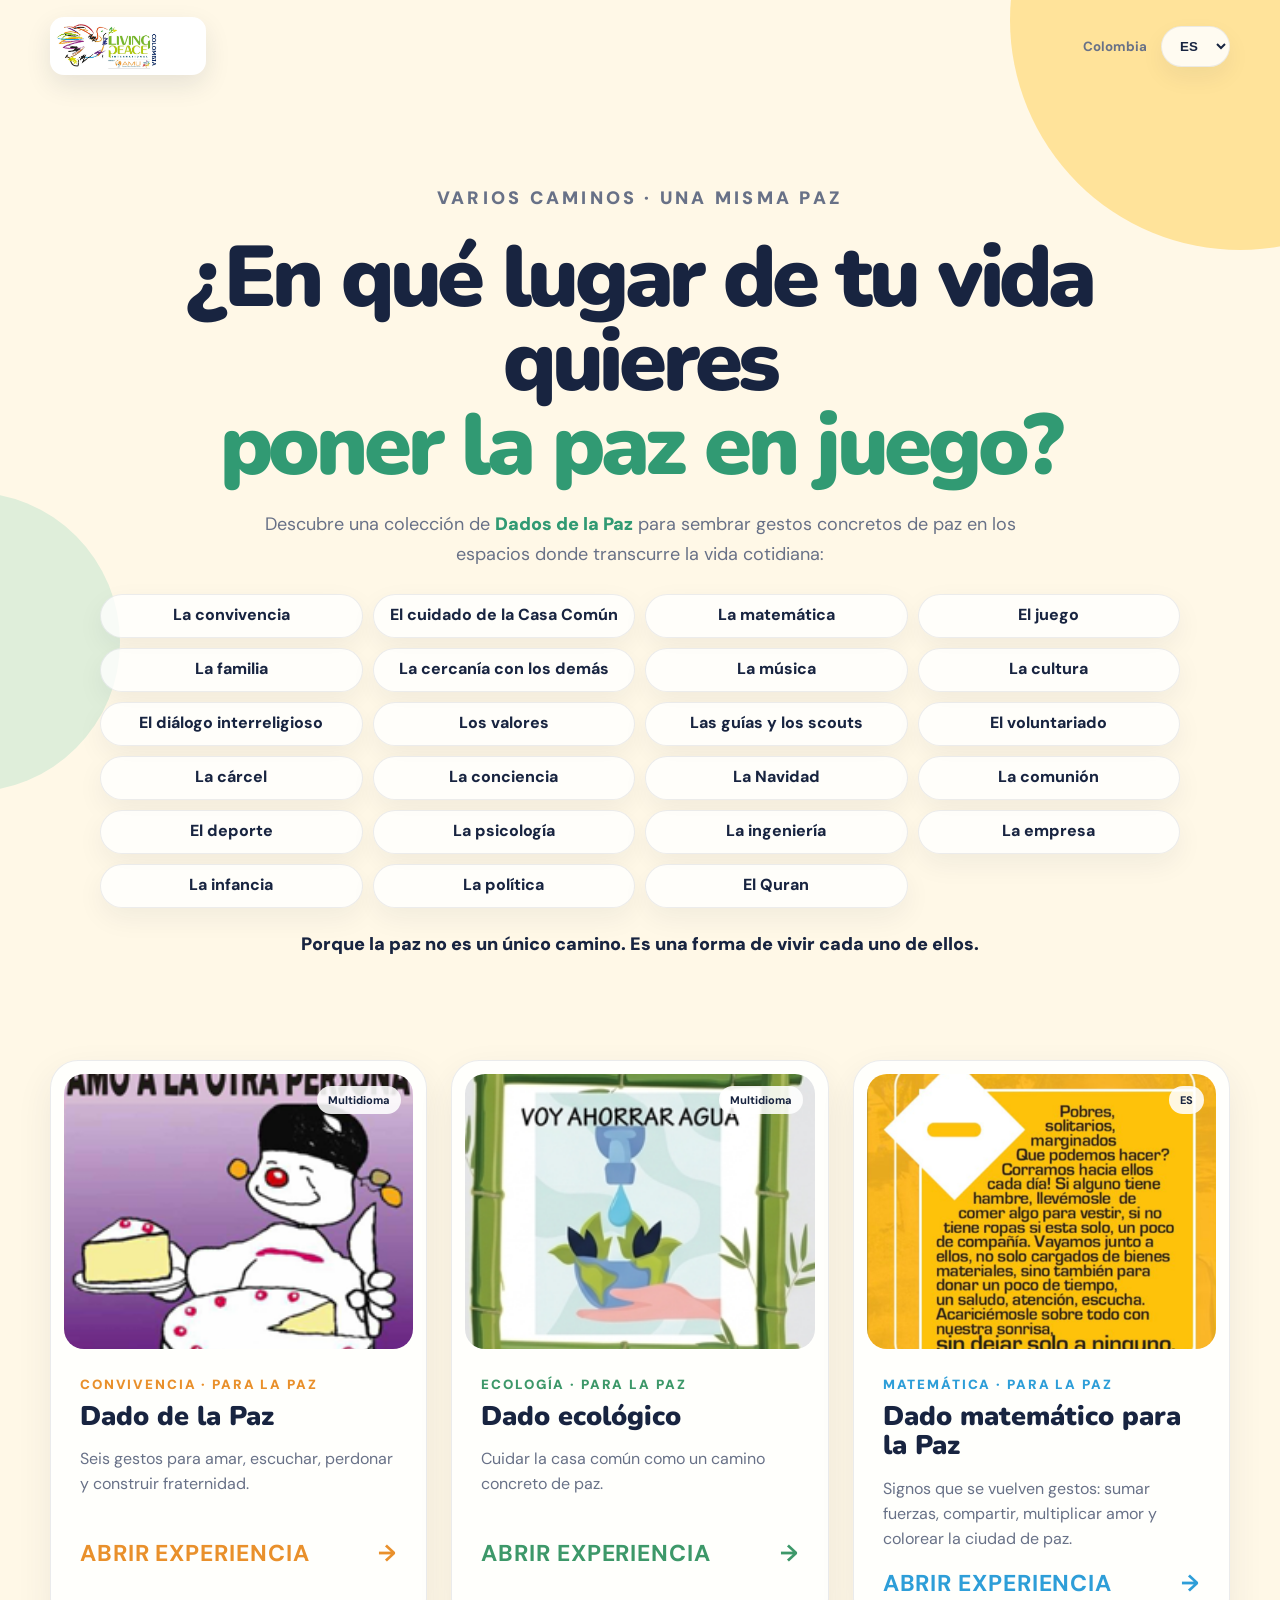
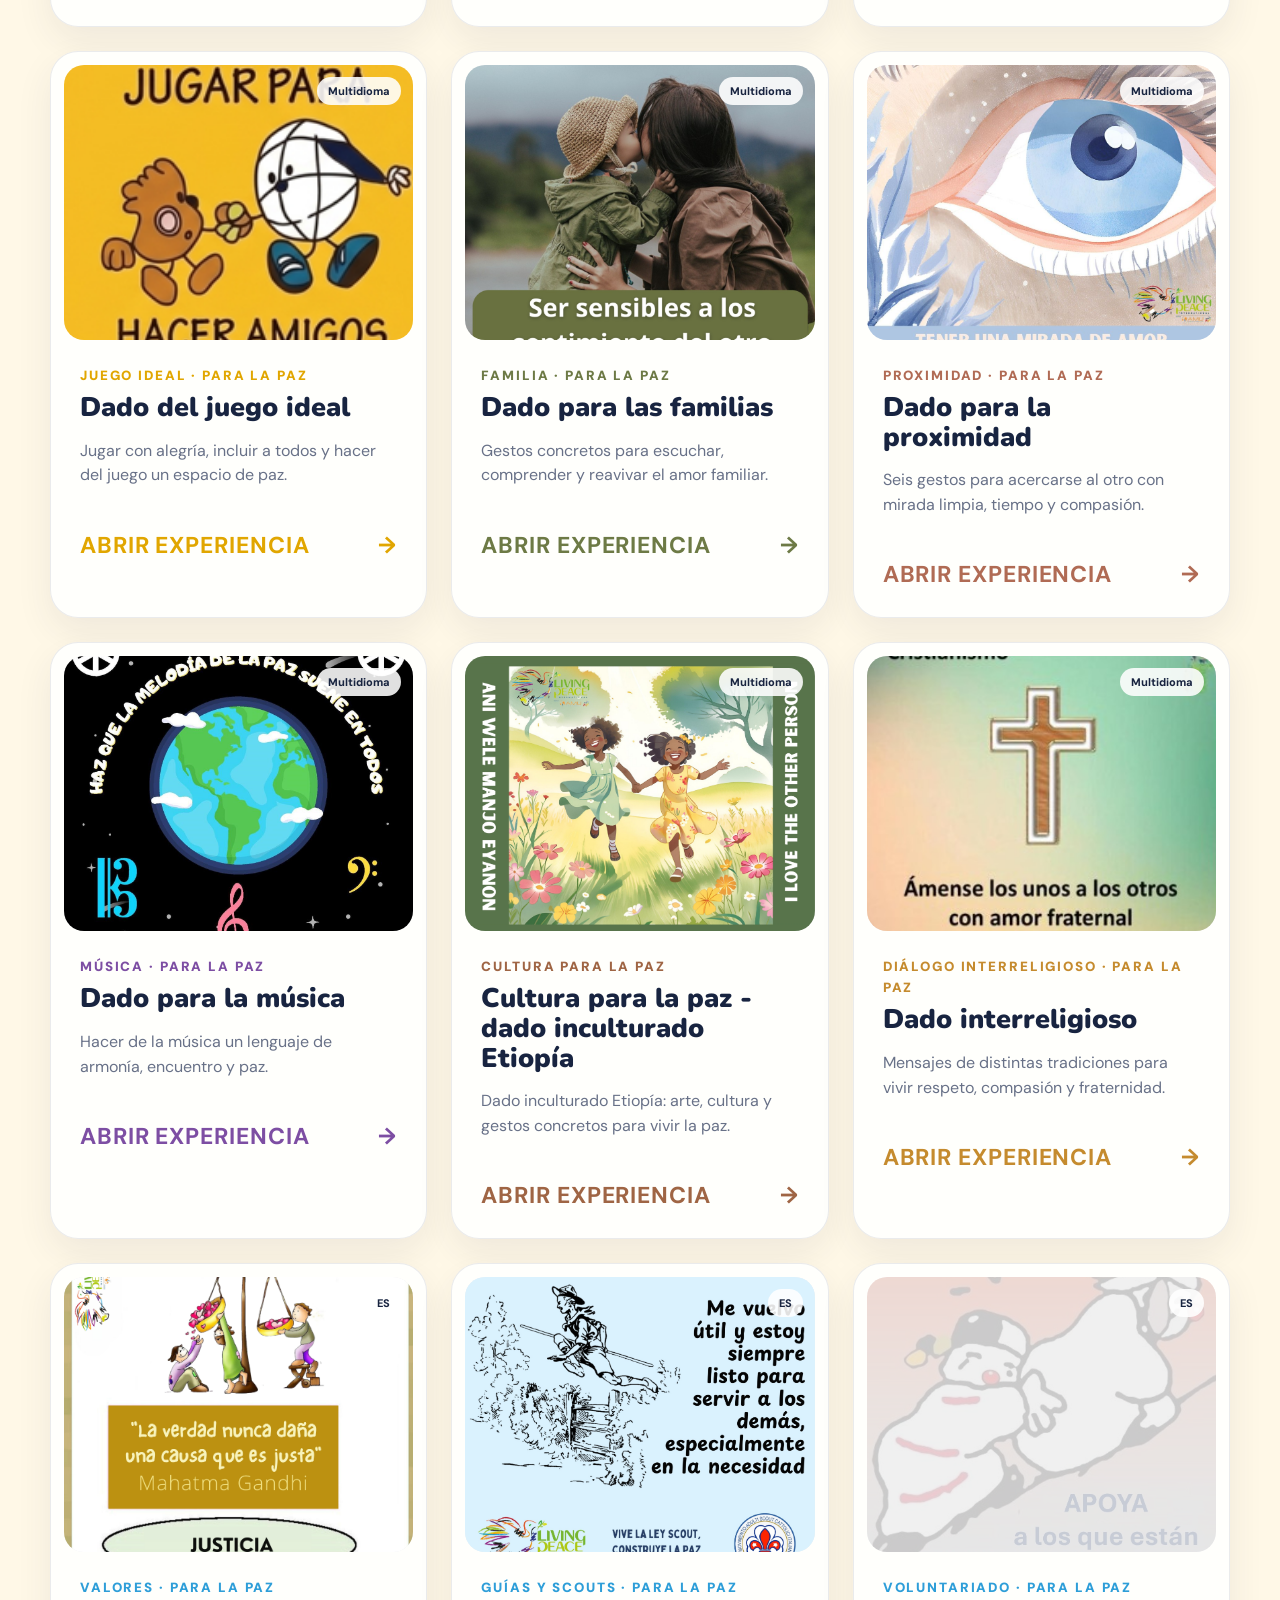
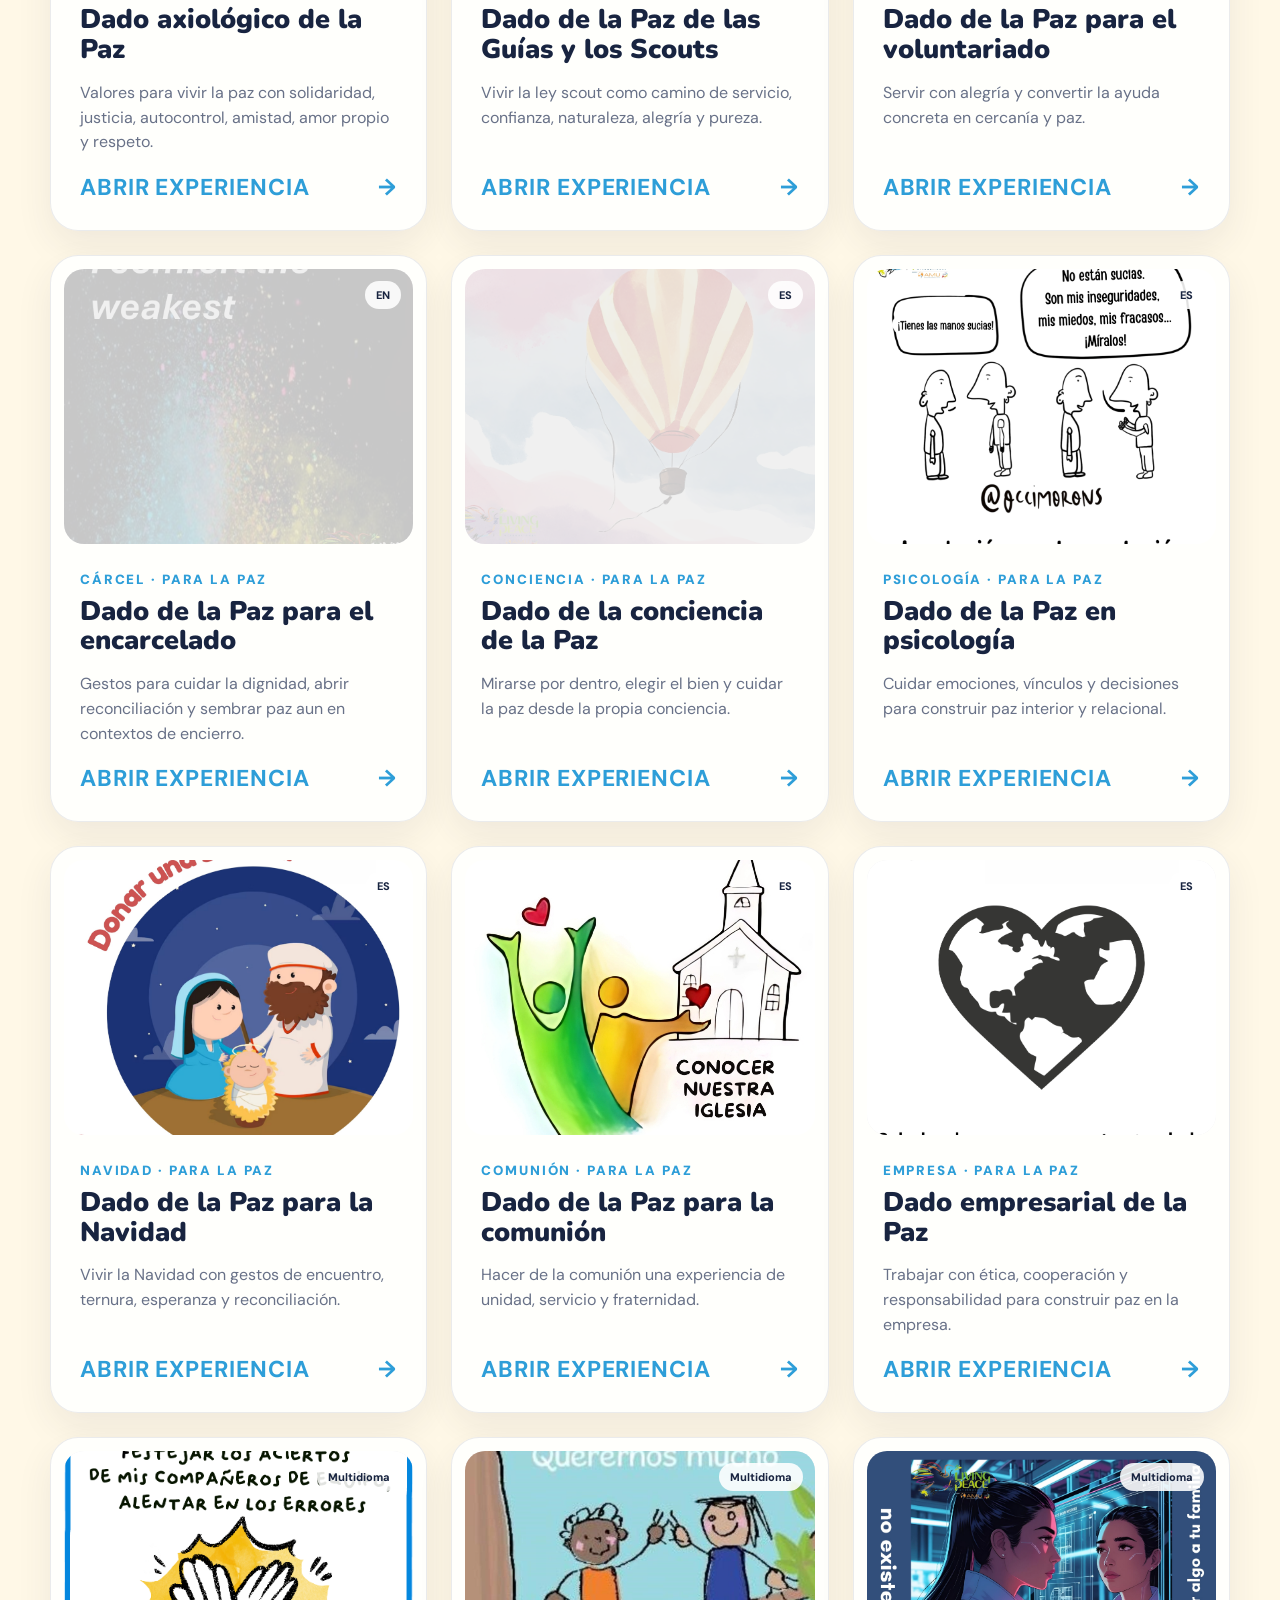
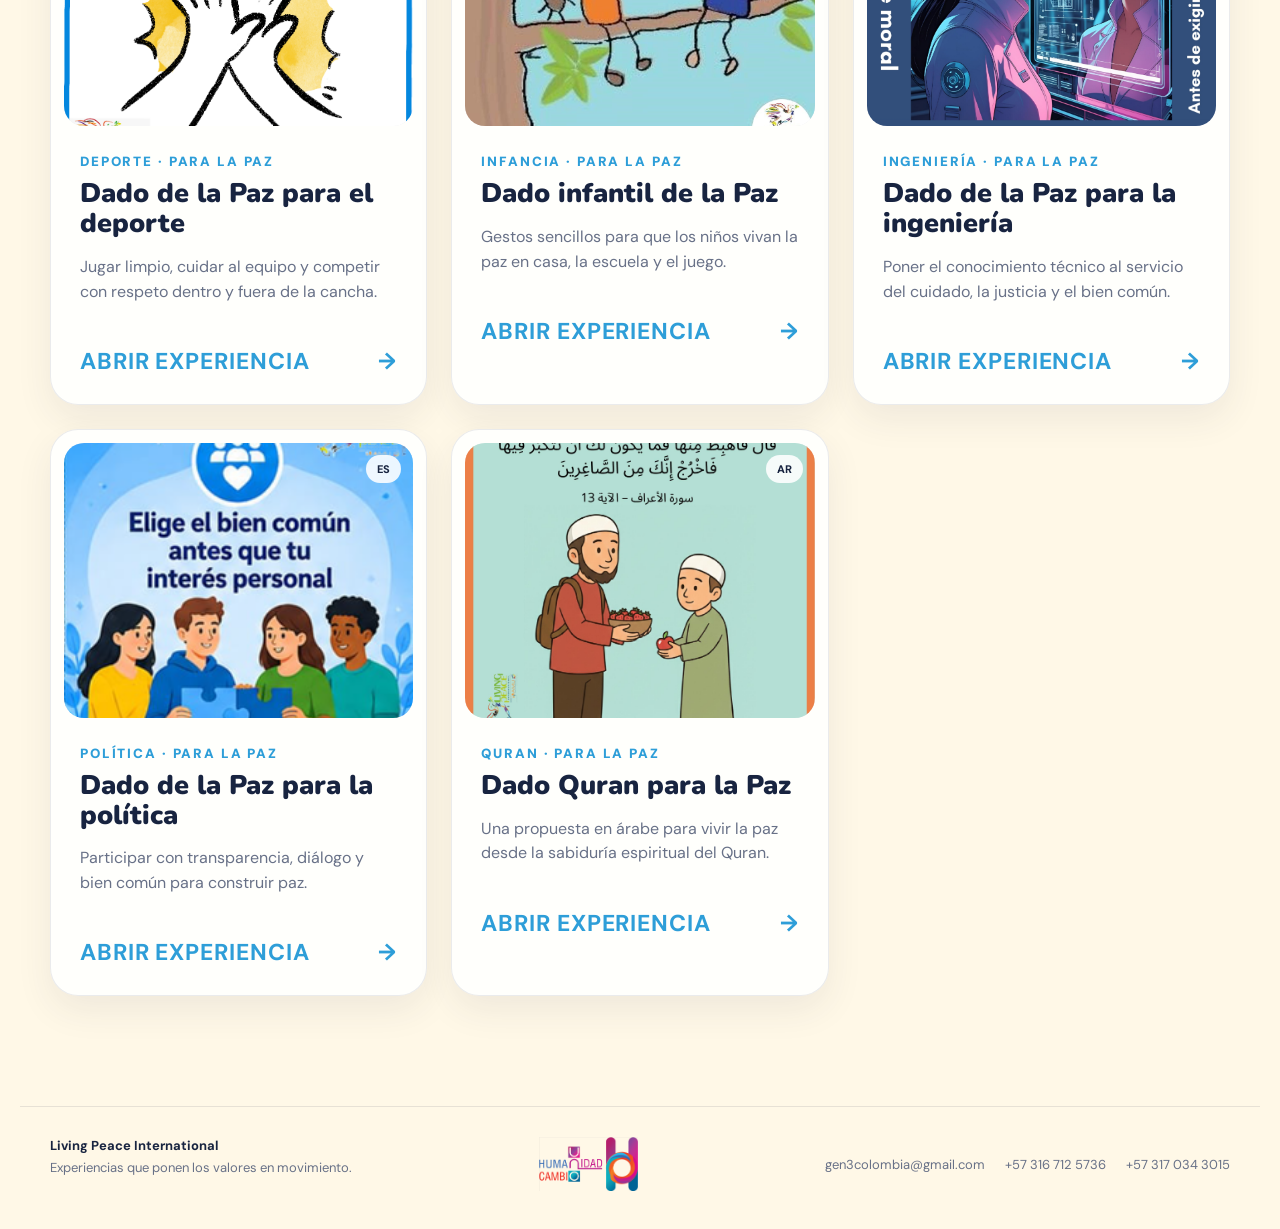
<file: index.html>
﻿<!doctype html>
<html lang="es">
<head>
  <meta charset="utf-8"><meta name="viewport" content="width=device-width,initial-scale=1">
  <meta name="theme-color" content="#fff8e7"><title>Colección de dados para la paz · Living Peace Colombia</title><meta name="application-name" content="Dados Living Peace"><meta property="og:site_name" content="Dados Living Peace"><meta property="og:title" content="Colección de dados para la paz · Living Peace Colombia"><meta property="og:url" content="https://livingpeacecolombia.org/"><meta property="og:type" content="website"><link rel="canonical" href="https://livingpeacecolombia.org/"><link rel="icon" type="image/png" sizes="512x512" href="assets/favicon.png"><link rel="apple-touch-icon" href="assets/favicon.png">
  <script type="application/ld+json">{"@context":"https://schema.org","@type":"WebSite","name":"Dados Living Peace","alternateName":["Living Peace Colombia","Colección de Dados Living Peace"],"url":"https://livingpeacecolombia.org/"}</script>
  <link rel="preconnect" href="https://fonts.googleapis.com"><link rel="preconnect" href="https://fonts.gstatic.com" crossorigin>
  <link href="https://fonts.googleapis.com/css2?family=DM+Sans:wght@400;500;600;700&family=Nunito:wght@700;800;900&display=swap" rel="stylesheet">
  <link rel="stylesheet" href="selector.css?v=20260721-prueba-fluid">
</head>
<body>
  <div class="orb orb-one"></div><div class="orb orb-two"></div>
  <header>
    <a class="brand" href="index.html"><img class="brand-logo" src="assets/living-peace-logo.jpeg" alt="Living Peace International Colombia"></a>
    <div class="selector-actions">
      <small>Colombia</small>
      <label class="selector-language"><span class="sr-only" data-i18n="languageLabel">Idioma</span><select id="selectorLanguage" aria-label="Idioma"><option value="es">ES</option><option value="en">EN</option><option value="pt">PT</option><option value="it">IT</option><option value="fr">FR</option></select></label>
    </div>
  </header>
  <main>
    <section class="intro">
      <p class="eyebrow">VARIOS CAMINOS · UNA MISMA PAZ</p>
      <h1><span>¿En qué lugar de tu vida quieres</span><br><em>poner la paz en juego?</em></h1>
      <p>Descubre una colección de <strong>Dados de la Paz</strong> para sembrar gestos concretos de paz en los espacios donde transcurre la vida cotidiana:</p>
      <ul class="peace-paths">
        <li><a href="dados/paz/index.html">La convivencia</a></li><li><a href="dados/ecologico/index.html">El cuidado de la Casa Común</a></li><li><a href="dados/matematico/index.html">La matemática</a></li><li><a href="dados/juego-ideal/index.html">El juego</a></li><li><a href="dados/familias/index.html">La familia</a></li><li><a href="dados/proximidad/index.html">La cercanía con los demás</a></li><li><a href="dados/musica/index.html">La música</a></li><li><a href="dados/etiopia/index.html">La cultura</a></li><li><a href="dados/interreligioso/index.html">El diálogo interreligioso</a></li><li><a href="dados/axiologico/index.html">Los valores</a></li><li><a href="dados/guias-scouts/index.html">Las guías y los scouts</a></li><li><a href="dados/voluntariado/index.html">El voluntariado</a></li><li><a href="dados/adolescentes/index.html">La cárcel</a></li><li><a href="dados/conciencia/index.html">La conciencia</a></li><li><a href="dados/navidad/index.html">La Navidad</a></li><li><a href="dados/comunion/index.html">La comunión</a></li><li><a href="dados/deporte/index.html">El deporte</a></li><li><a href="dados/psicologia/index.html">La psicología</a></li><li><a href="dados/ingenieria/index.html">La ingeniería</a></li><li><a href="dados/empresarial/index.html">La empresa</a></li><li><a href="dados/infantil/index.html">La infancia</a></li><li><a href="dados/politica/index.html">La política</a></li><li><a href="dados/quran/index.html">El Quran</a></li>
      </ul>
      <p class="peace-closing">Porque la paz no es un único camino. Es una forma de vivir cada uno de ellos.</p>
    </section>
    <section class="dice-grid" aria-label="Selecciona un dado" data-i18n-aria="gridLabel">
      <a class="dice-card peace" href="dados/paz/index.html">
        <span class="image-wrap" data-preview="dados/paz/assets/amo-a-todos.png|dados/paz/assets/amo-a-la-otra-persona.png|dados/paz/assets/escucho-al-otro.png|dados/paz/assets/soy-el-primero-en-amar.png|dados/paz/assets/nos-perdonamos.png|dados/paz/assets/nos-amamos-mutuamente.png"><img src="dados/paz/assets/amo-a-todos.png" alt="Dado de la Paz" data-i18n-alt="peaceAlt"><i data-i18n="multi">Multidioma</i></span>
        <span class="card-copy"><small data-i18n="peaceTag">CONVIVENCIA · PARA LA PAZ</small><strong data-i18n="peaceTitle">Dado de la Paz</strong><p data-i18n="peaceText">Seis gestos para amar, escuchar, perdonar y construir fraternidad.</p><b><span data-i18n="open">Abrir experiencia</span> <span>→</span></b></span>
      </a>
      <a class="dice-card eco" href="dados/ecologico/index.html">
        <span class="image-wrap" data-preview="dados/ecologico/assets/plantar-arboles.png|dados/ecologico/assets/ahorrar-agua.png|dados/ecologico/assets/ahorrar-energia.png|dados/ecologico/assets/caminar-bicicleta.png|dados/ecologico/assets/separar-residuos.png|dados/ecologico/assets/tres-erres.png"><img src="dados/ecologico/assets/plantar-arboles.png" alt="Dado ecológico para la Paz" data-i18n-alt="ecoAlt"><i data-i18n="multi">Multidioma</i></span>
        <span class="card-copy"><small data-i18n="ecoTag">ECOLOGÍA · PARA LA PAZ</small><strong data-i18n="ecoTitle">Dado ecológico</strong><p data-i18n="ecoText">Cuidar la casa común como un camino concreto de paz.</p><b><span data-i18n="open">Abrir experiencia</span> <span>→</span></b></span>
      </a>
      <a class="dice-card new-dice" href="dados/matematico/index.html">
        <span class="image-wrap"><img src="dados/matematico/assets/es/face-1.png" alt="Dado matemático para la Paz"><i>ES</i></span>
        <span class="card-copy"><small>MATEMÁTICA · PARA LA PAZ</small><strong>Dado matemático para la Paz</strong><p>Signos que se vuelven gestos: sumar fuerzas, compartir, multiplicar amor y colorear la ciudad de paz.</p><b><span>Abrir experiencia</span> <span>→</span></b></span>
      </a>
      <a class="dice-card game" href="dados/juego-ideal/index.html">
        <span class="image-wrap" data-preview="dados/juego-ideal/assets/jugar-con-todos.png|dados/juego-ideal/assets/hacer-amigos.png|dados/juego-ideal/assets/equipo.png|dados/juego-ideal/assets/alegria.png|dados/juego-ideal/assets/alegrar-al-ganador.png|dados/juego-ideal/assets/reglas.png"><img src="dados/juego-ideal/assets/jugar-con-todos.png" alt="Dado de la Paz para el juego ideal" data-i18n-alt="gameAlt"><i data-i18n="multi">Multidioma</i></span>
        <span class="card-copy"><small data-i18n="gameTag">JUEGO IDEAL · PARA LA PAZ</small><strong data-i18n="gameTitle">Dado del juego ideal</strong><p data-i18n="gameText">Jugar con alegría, incluir a todos y hacer del juego un espacio de paz.</p><b><span data-i18n="open">Abrir experiencia</span> <span>→</span></b></span>
      </a>
      <a class="dice-card family" href="dados/familias/index.html">
        <span class="image-wrap" data-preview="dados/familias/assets/reavivar-amor-familiar.jpg|dados/familias/assets/ser-sensibles.jpg|dados/familias/assets/gestos-concretos.jpg|dados/familias/assets/estar-atentos-vivencia.jpg|dados/familias/assets/estar-atentos-tono.jpg|dados/familias/assets/escuchar-sinceramente.jpg"><img src="dados/familias/assets/reavivar-amor-familiar.jpg" alt="Dado de la Paz para las familias" data-i18n-alt="familyAlt"><i data-i18n="multi">Multidioma</i></span>
        <span class="card-copy"><small data-i18n="familyTag">FAMILIA · PARA LA PAZ</small><strong data-i18n="familyTitle">Dado para las familias</strong><p data-i18n="familyText">Gestos concretos para escuchar, comprender y reavivar el amor familiar.</p><b><span data-i18n="open">Abrir experiencia</span> <span>→</span></b></span>
      </a>
      <a class="dice-card proximity" href="dados/proximidad/index.html">
        <span class="image-wrap" data-preview="dados/proximidad/assets/primer-paso.jpg|dados/proximidad/assets/mirada-amor.jpg|dados/proximidad/assets/corazon-otro.jpg|dados/proximidad/assets/dolor-otro.jpg|dados/proximidad/assets/no-pasar-vano.jpg|dados/proximidad/assets/tiempo-otro.jpg"><img src="dados/proximidad/assets/primer-paso.jpg" alt="Dado de la Paz para la proximidad" data-i18n-alt="proximityAlt"><i data-i18n="multi">Multidioma</i></span>
        <span class="card-copy"><small data-i18n="proximityTag">PROXIMIDAD · PARA LA PAZ</small><strong data-i18n="proximityTitle">Dado para la proximidad</strong><p data-i18n="proximityText">Seis gestos para acercarse al otro con mirada limpia, tiempo y compasión.</p><b><span data-i18n="open">Abrir experiencia</span> <span>→</span></b></span>
      </a>
      <a class="dice-card music" href="dados/musica/index.html">
        <span class="image-wrap" data-preview="dados/musica/assets/instrumento-paz.jpg|dados/musica/assets/melodia-paz.jpg|dados/musica/assets/mejor-sinfonia.jpg|dados/musica/assets/compas-armonia.jpg|dados/musica/assets/calma-alma.jpg|dados/musica/assets/melodias-corazones.jpg"><img src="dados/musica/assets/instrumento-paz.jpg" alt="Dado de la Paz para la música" data-i18n-alt="musicAlt"><i data-i18n="multi">Multidioma</i></span>
        <span class="card-copy"><small data-i18n="musicTag">MÚSICA · PARA LA PAZ</small><strong data-i18n="musicTitle">Dado para la música</strong><p data-i18n="musicText">Hacer de la música un lenguaje de armonía, encuentro y paz.</p><b><span data-i18n="open">Abrir experiencia</span> <span>→</span></b></span>
      </a>
      <a class="dice-card ethiopia" href="dados/etiopia/index.html">
        <span class="image-wrap" data-preview="dados/etiopia/assets/amo-a-todos.jpg|dados/etiopia/assets/amo-al-otro.jpg|dados/etiopia/assets/escucha.jpg|dados/etiopia/assets/primero-en-amar.jpg|dados/etiopia/assets/perdon.jpg|dados/etiopia/assets/amor-mutuo.jpg"><img src="dados/etiopia/assets/amo-a-todos.jpg" alt="Cultura para la paz - dado inculturado Etiopía" data-i18n-alt="ethiopiaAlt"><i data-i18n="multi">Multidioma</i></span>
        <span class="card-copy"><small data-i18n="ethiopiaTag">CULTURA PARA LA PAZ</small><strong data-i18n="ethiopiaTitle">Cultura para la paz - dado inculturado Etiopía</strong><p data-i18n="ethiopiaText">Dado inculturado Etiopía: arte, cultura y gestos concretos para vivir la paz.</p><b><span data-i18n="open">Abrir experiencia</span> <span>→</span></b></span>
      </a>
      <a class="dice-card interfaith" href="dados/interreligioso/index.html">
        <span class="image-wrap" data-preview="dados/interreligioso/assets/regla-oro.jpg|dados/interreligioso/assets/cristianismo.jpg|dados/interreligioso/assets/islam.jpg|dados/interreligioso/assets/judaismo.jpg|dados/interreligioso/assets/hinduismo-es-v3.jpg|dados/interreligioso/assets/budismo.jpg"><img src="dados/interreligioso/assets/regla-oro.jpg" alt="Dado de la Paz para el diálogo interreligioso" data-i18n-alt="interfaithAlt"><i data-i18n="multi">Multidioma</i></span>
        <span class="card-copy"><small data-i18n="interfaithTag">DIÁLOGO INTERRELIGIOSO · PARA LA PAZ</small><strong data-i18n="interfaithTitle">Dado interreligioso</strong><p data-i18n="interfaithText">Mensajes de distintas tradiciones para vivir respeto, compasión y fraternidad.</p><b><span data-i18n="open">Abrir experiencia</span> <span>→</span></b></span>
      </a>
      <a class="dice-card new-dice" href="dados/axiologico/index.html">
        <span class="image-wrap"><img src="dados/axiologico/assets/es/face-1.jpg" alt="Dado axiológico de la Paz"><i>ES</i></span>
        <span class="card-copy"><small>VALORES · PARA LA PAZ</small><strong>Dado axiológico de la Paz</strong><p>Un camino para poner la paz en juego con gestos concretos.</p><b><span>Abrir experiencia</span> <span>→</span></b></span>
      </a>
      <a class="dice-card new-dice" href="dados/guias-scouts/index.html">
        <span class="image-wrap"><img src="dados/guias-scouts/assets/es/face-1.jpg" alt="Dado de la Paz de las Guías y los Scouts"><i>ES</i></span>
        <span class="card-copy"><small>GUÍAS Y SCOUTS · PARA LA PAZ</small><strong>Dado de la Paz de las Guías y los Scouts</strong><p>Un camino para poner la paz en juego con gestos concretos.</p><b><span>Abrir experiencia</span> <span>→</span></b></span>
      </a>
      <a class="dice-card new-dice" href="dados/voluntariado/index.html">
        <span class="image-wrap"><img src="dados/voluntariado/assets/es/face-1.jpg" alt="Dado de la Paz para el voluntariado"><i>ES</i></span>
        <span class="card-copy"><small>VOLUNTARIADO · PARA LA PAZ</small><strong>Dado de la Paz para el voluntariado</strong><p>Un camino para poner la paz en juego con gestos concretos.</p><b><span>Abrir experiencia</span> <span>→</span></b></span>
      </a>
      <a class="dice-card new-dice" href="dados/adolescentes/index.html">
        <span class="image-wrap"><img src="dados/adolescentes/assets/en/face-1.jpg" alt="Dado de la Paz para el encarcelado"><i>EN</i></span>
        <span class="card-copy"><small>CÁRCEL · PARA LA PAZ</small><strong>Dado de la Paz para el encarcelado</strong><p>Gestos para cuidar la dignidad, abrir reconciliación y sembrar paz aun en contextos de encierro.</p><b><span>Abrir experiencia</span> <span>→</span></b></span>
      </a>
      <a class="dice-card new-dice" href="dados/conciencia/index.html">
        <span class="image-wrap"><img src="dados/conciencia/assets/es/face-1.jpg" alt="Dado de la conciencia de la Paz"><i>ES</i></span>
        <span class="card-copy"><small>CONCIENCIA · PARA LA PAZ</small><strong>Dado de la conciencia de la Paz</strong><p>Un camino para poner la paz en juego con gestos concretos.</p><b><span>Abrir experiencia</span> <span>→</span></b></span>
      </a>
      <a class="dice-card new-dice" href="dados/psicologia/index.html">
        <span class="image-wrap"><img src="dados/psicologia/assets/es/face-1.jpg" alt="Dado de la Paz en psicología"><i>ES</i></span>
        <span class="card-copy"><small>PSICOLOGÍA · PARA LA PAZ</small><strong>Dado de la Paz en psicología</strong><p>Un camino para poner la paz en juego con gestos concretos.</p><b><span>Abrir experiencia</span> <span>→</span></b></span>
      </a>
      <a class="dice-card new-dice" href="dados/navidad/index.html">
        <span class="image-wrap"><img src="dados/navidad/assets/es/face-1.jpg" alt="Dado de la Paz para la Navidad"><i>ES</i></span>
        <span class="card-copy"><small>NAVIDAD · PARA LA PAZ</small><strong>Dado de la Paz para la Navidad</strong><p>Un camino para poner la paz en juego con gestos concretos.</p><b><span>Abrir experiencia</span> <span>→</span></b></span>
      </a>
      <a class="dice-card new-dice" href="dados/comunion/index.html">
        <span class="image-wrap"><img src="dados/comunion/assets/es/face-1.jpg" alt="Dado de la Paz para la comunión"><i>ES</i></span>
        <span class="card-copy"><small>COMUNIÓN · PARA LA PAZ</small><strong>Dado de la Paz para la comunión</strong><p>Un camino para poner la paz en juego con gestos concretos.</p><b><span>Abrir experiencia</span> <span>→</span></b></span>
      </a>
      <a class="dice-card new-dice" href="dados/empresarial/index.html">
        <span class="image-wrap"><img src="dados/empresarial/assets/es/face-1.jpg" alt="Dado empresarial de la Paz"><i>ES</i></span>
        <span class="card-copy"><small>EMPRESA · PARA LA PAZ</small><strong>Dado empresarial de la Paz</strong><p>Un camino para poner la paz en juego con gestos concretos.</p><b><span>Abrir experiencia</span> <span>→</span></b></span>
      </a>
      <a class="dice-card new-dice" href="dados/deporte/index.html">
        <span class="image-wrap"><img src="dados/deporte/assets/es/face-1.png" alt="Dado de la Paz para el deporte"><i>Multidioma</i></span>
        <span class="card-copy"><small>DEPORTE · PARA LA PAZ</small><strong>Dado de la Paz para el deporte</strong><p>Un camino para poner la paz en juego con gestos concretos.</p><b><span>Abrir experiencia</span> <span>→</span></b></span>
      </a>
      <a class="dice-card new-dice" href="dados/infantil/index.html">
        <span class="image-wrap"><img src="dados/infantil/assets/es/face-1.jpg" alt="Dado infantil de la Paz"><i>Multidioma</i></span>
        <span class="card-copy"><small>INFANCIA · PARA LA PAZ</small><strong>Dado infantil de la Paz</strong><p>Un camino para poner la paz en juego con gestos concretos.</p><b><span>Abrir experiencia</span> <span>→</span></b></span>
      </a>
      <a class="dice-card new-dice" href="dados/ingenieria/index.html">
        <span class="image-wrap"><img src="dados/ingenieria/assets/en/face-1.jpg" alt="Dado de la Paz para la ingeniería"><i>Multidioma</i></span>
        <span class="card-copy"><small>INGENIERÍA · PARA LA PAZ</small><strong>Dado de la Paz para la ingeniería</strong><p>Un camino para poner la paz en juego con gestos concretos.</p><b><span>Abrir experiencia</span> <span>→</span></b></span>
      </a>
      <a class="dice-card new-dice" href="dados/politica/index.html">
        <span class="image-wrap"><img src="dados/politica/assets/es/face-1.png" alt="Dado de la Paz para la política"><i>ES</i></span>
        <span class="card-copy"><small>POLÍTICA · PARA LA PAZ</small><strong>Dado de la Paz para la política</strong><p>Participar con transparencia, diálogo y bien común para construir paz.</p><b><span>Abrir experiencia</span> <span>→</span></b></span>
      </a>
      <a class="dice-card new-dice" href="dados/quran/index.html">
        <span class="image-wrap"><img src="dados/quran/assets/ar/face-1.jpg" alt="Dado Quran para la Paz"><i>AR</i></span>
        <span class="card-copy"><small>QURAN · PARA LA PAZ</small><strong>Dado Quran para la Paz</strong><p>Un camino para poner la paz en juego con gestos concretos.</p><b><span>Abrir experiencia</span> <span>→</span></b></span>
      </a>
    </section>
  </main>
  <footer><div><strong>Living Peace International</strong><p data-i18n="footerText">Experiencias que ponen los valores en movimiento.</p></div><img class="footer-logo" src="assets/humanidad-cambio-uno.png" alt="Humanidad Cambio UNO"><div><a href="mailto:gen3colombia@gmail.com">gen3colombia@gmail.com</a><a href="tel:+573167125736">+57 316 712 5736</a><a href="tel:+573170343015">+57 317 034 3015</a></div></footer>
  <script>
    const selectorTranslations={
      es:{introRich:"Descubre una colección de <strong>Dados de la Paz</strong> para sembrar gestos concretos de paz en los espacios donde transcurre la vida cotidiana:",peaceClosing:"Porque la paz no es un único camino. Es una forma de vivir cada uno de ellos.",paths:["La convivencia","El cuidado de la Casa Común","La matemática","El juego","La familia","La cercanía con los demás","La música","La cultura","El diálogo interreligioso","Los valores","Las guías y los scouts","El voluntariado","La cárcel","La conciencia","La Navidad","La comunión","El deporte","La psicología","La ingeniería","La empresa","La infancia","La política","El Quran"],languageLabel:'Idioma',gridLabel:'Selecciona un dado',eyebrow:'VARIOS CAMINOS · UNA MISMA PAZ',titleLead:'¿En qué lugar de tu vida quieres',titleAccent:'poner la paz en juego?',intro:'Una colección de dados para vivir la paz en distintos campos: la convivencia, el cuidado del planeta, el juego, la familia, la proximidad, la música, la cultura y el diálogo interreligioso.',multi:'Multidioma',spanish:'Español',open:'Abrir experiencia',footerText:'Experiencias que ponen los valores en movimiento.',peaceTag:'CONVIVENCIA · PARA LA PAZ',peaceTitle:'Dado de la Paz',peaceText:'Seis gestos para amar, escuchar, perdonar y construir fraternidad.',peaceAlt:'Dado de la Paz',ecoTag:'ECOLOGÍA · PARA LA PAZ',ecoTitle:'Dado ecológico',ecoText:'Cuidar la casa común como un camino concreto de paz.',ecoAlt:'Dado ecológico para la Paz',gameTag:'JUEGO IDEAL · PARA LA PAZ',gameTitle:'Dado del juego ideal',gameText:'Jugar con alegría, incluir a todos y hacer del juego un espacio de paz.',gameAlt:'Dado de la Paz para el juego ideal',familyTag:'FAMILIA · PARA LA PAZ',familyTitle:'Dado para las familias',familyText:'Gestos concretos para escuchar, comprender y reavivar el amor familiar.',familyAlt:'Dado de la Paz para las familias',proximityTag:'PROXIMIDAD · PARA LA PAZ',proximityTitle:'Dado para la proximidad',proximityText:'Seis gestos para acercarse al otro con mirada limpia, tiempo y compasión.',proximityAlt:'Dado de la Paz para la proximidad',musicTag:'MÚSICA · PARA LA PAZ',musicTitle:'Dado para la música',musicText:'Hacer de la música un lenguaje de armonía, encuentro y paz.',musicAlt:'Dado de la Paz para la música',ethiopiaTag:'CULTURA PARA LA PAZ',ethiopiaTitle:'Cultura para la paz - dado inculturado Etiopía',ethiopiaText:'Dado inculturado Etiopía: arte, cultura y gestos concretos para vivir la paz.',ethiopiaAlt:'Cultura para la paz - dado inculturado Etiopía',interfaithTag:'DIÁLOGO INTERRELIGIOSO · PARA LA PAZ',interfaithTitle:'Dado interreligioso',interfaithText:'Mensajes de distintas tradiciones para vivir respeto, compasión y fraternidad.',interfaithAlt:'Dado de la Paz para el diálogo interreligioso'},
      en:{introRich:"Discover a collection of <strong>Peace Dice</strong> to sow concrete gestures of peace in the places where everyday life happens:",peaceClosing:"Because peace is not a single path. It is a way of living each one of them.",paths:["Coexistence","Care for the Common Home","Mathematics","Play","Family","Closeness to others","Music","Culture","Interreligious dialogue","Values","Guides and scouts","Volunteering","Prison","Conscience","Christmas","Communion","Sport","Psychology","Engineering","Business","Childhood","Politics","Quran"],languageLabel:'Language',gridLabel:'Select a dice',eyebrow:'SEVERAL PATHS · ONE SAME PEACE',titleLead:'Where in your life do you want to',titleAccent:'put peace into play?',intro:'A collection of dice to live peace in different fields: coexistence, care for the planet, play, family, proximity, music, culture and interreligious dialogue.',multi:'Multilingual',spanish:'Spanish',open:'Open experience',footerText:'Experiences that put values in motion.',peaceTag:'COEXISTENCE · FOR PEACE',peaceTitle:'Peace Dice',peaceText:'Six gestures to love, listen, forgive and build fraternity.',peaceAlt:'Peace Dice',ecoTag:'ECOLOGY · FOR PEACE',ecoTitle:'Ecological dice',ecoText:'Care for our common home as a concrete path of peace.',ecoAlt:'Ecological Dice for Peace',gameTag:'IDEAL GAME · FOR PEACE',gameTitle:'Ideal game dice',gameText:'Play with joy, include everyone and make the game a space of peace.',gameAlt:'Peace Dice for the ideal game',familyTag:'FAMILY · FOR PEACE',familyTitle:'Dice for families',familyText:'Concrete gestures to listen, understand and rekindle family love.',familyAlt:'Peace Dice for families',proximityTag:'PROXIMITY · FOR PEACE',proximityTitle:'Dice for proximity',proximityText:'Six gestures to approach others with a clear gaze, time and compassion.',proximityAlt:'Peace Dice for proximity',musicTag:'MUSIC · FOR PEACE',musicTitle:'Dice for music',musicText:'Make music a language of harmony, encounter and peace.',musicAlt:'Peace Dice for music',ethiopiaTag:'CULTURE FOR PEACE',ethiopiaTitle:'Culture for Peace - Ethiopia inculturated dice',ethiopiaText:'The six attitudes of the Peace Dice expressed with Ethiopian art and culture.',ethiopiaAlt:'Inculturated Peace Dice of Ethiopia',interfaithTag:'INTERRELIGIOUS DIALOGUE · FOR PEACE',interfaithTitle:'Interreligious dice',interfaithText:'Messages from different traditions to live respect, compassion and fraternity.',interfaithAlt:'Peace Dice for interreligious dialogue'},      pt:{introRich:"Descubra uma coleção de <strong>Dados da Paz</strong> para semear gestos concretos de paz nos espaços onde acontece a vida cotidiana:",peaceClosing:"Porque a paz não é um único caminho. É uma forma de viver cada um deles.",paths:["A convivência","O cuidado da Casa Comum","A matemática","O jogo","A família","A proximidade com os outros","A música","A cultura","O diálogo inter-religioso","Os valores","As guias e os escoteiros","O voluntariado","O cárcere","A consciência","O Natal","A comunhão","O esporte","A psicologia","A engenharia","A empresa","A infância","A política","O Quran"],languageLabel:'Idioma',gridLabel:'Selecione um dado',eyebrow:'VÁRIOS CAMINHOS · UMA MESMA PAZ',titleLead:'Em que lugar da sua vida você quer',titleAccent:'colocar a paz em jogo?',intro:'Uma coleção de dados para viver a paz em diferentes campos: convivência, cuidado com o planeta, jogo, família, proximidade, música, cultura e diálogo inter-religioso.',multi:'Multilíngue',spanish:'Espanhol',open:'Abrir experiência',footerText:'Experiências que colocam os valores em movimento.',peaceTag:'CONVIVÊNCIA · PARA A PAZ',peaceTitle:'Dado da Paz',peaceText:'Seis gestos para amar, escutar, perdoar e construir fraternidade.',peaceAlt:'Dado da Paz',ecoTag:'ECOLOGIA · PARA A PAZ',ecoTitle:'Dado ecológico',ecoText:'Cuidar da casa comum como um caminho concreto de paz.',ecoAlt:'Dado ecológico para a Paz',gameTag:'JOGO IDEAL · PARA A PAZ',gameTitle:'Dado do jogo ideal',gameText:'Jogar com alegria, incluir todos e fazer do jogo um espaço de paz.',gameAlt:'Dado da Paz para o jogo ideal',familyTag:'FAMÍLIA · PARA A PAZ',familyTitle:'Dado para as famílias',familyText:'Gestos concretos para escutar, compreender e reacender o amor familiar.',familyAlt:'Dado da Paz para as famílias',proximityTag:'PROXIMIDADE · PARA A PAZ',proximityTitle:'Dado para a proximidade',proximityText:'Seis gestos para aproximar-se do outro com olhar limpo, tempo e compaixão.',proximityAlt:'Dado da Paz para a proximidade',musicTag:'MÚSICA · PARA A PAZ',musicTitle:'Dado para a música',musicText:'Fazer da música uma linguagem de harmonia, encontro e paz.',musicAlt:'Dado da Paz para a música',ethiopiaTag:'CULTURA PARA A PAZ',ethiopiaTitle:'Cultura para a paz - dado inculturado Etiópia',ethiopiaText:'As seis atitudes do Dado da Paz expressas com arte e cultura etíope.',ethiopiaAlt:'Dado da Paz inculturado da Etiópia',interfaithTag:'DIÁLOGO INTER-RELIGIOSO · PARA A PAZ',interfaithTitle:'Dado inter-religioso',interfaithText:'Mensagens de diferentes tradições para viver respeito, compaixão e fraternidade.',interfaithAlt:'Dado da Paz para o diálogo inter-religioso'},
      it:{introRich:"Scopri una collezione di <strong>Dadi della Pace</strong> per seminare gesti concreti di pace negli spazi della vita quotidiana:",peaceClosing:"Perché la pace non è un unico cammino. È un modo di vivere ciascuno di essi.",paths:["La convivenza","La cura della Casa Comune","La matematica","Il gioco","La famiglia","La prossimità con gli altri","La musica","La cultura","Il dialogo interreligioso","I valori","Le guide e gli scout","Il volontariato","Il carcere","La coscienza","Il Natale","La comunione","Lo sport","La psicologia","L’ingegneria","L’impresa","L’infanzia","La politica","Il Quran"],languageLabel:'Lingua',gridLabel:'Scegli un dado',eyebrow:'DIVERSI CAMMINI · UNA STESSA PACE',titleLead:'In quale luogo della tua vita vuoi',titleAccent:'mettere in gioco la pace?',intro:'Una collezione di dadi per vivere la pace in diversi ambiti: convivenza, cura del pianeta, gioco, famiglia, prossimità, musica, cultura e dialogo interreligioso.',multi:'Multilingue',spanish:'Spagnolo',open:'Apri esperienza',footerText:'Esperienze che mettono i valori in movimento.',peaceTag:'CONVIVENZA · PER LA PACE',peaceTitle:'Dado della Pace',peaceText:'Sei gesti per amare, ascoltare, perdonare e costruire fraternità.',peaceAlt:'Dado della Pace',ecoTag:'ECOLOGIA · PER LA PACE',ecoTitle:'Dado ecologico',ecoText:'Prendersi cura della casa comune come cammino concreto di pace.',ecoAlt:'Dado ecologico per la Pace',gameTag:'GIOCO IDEALE · PER LA PACE',gameTitle:'Dado del gioco ideale',gameText:'Giocare con gioia, includere tutti e rendere il gioco uno spazio di pace.',gameAlt:'Dado della Pace per il gioco ideale',familyTag:'FAMIGLIA · PER LA PACE',familyTitle:'Dado per le famiglie',familyText:'Gesti concreti per ascoltare, comprendere e ravvivare l’amore familiare.',familyAlt:'Dado della Pace per le famiglie',proximityTag:'PROSSIMITÀ · PER LA PACE',proximityTitle:'Dado per la prossimità',proximityText:'Sei gesti per avvicinarsi all’altro con sguardo limpido, tempo e compassione.',proximityAlt:'Dado della Pace per la prossimità',musicTag:'MUSICA · PER LA PACE',musicTitle:'Dado per la musica',musicText:'Fare della musica un linguaggio di armonia, incontro e pace.',musicAlt:'Dado della Pace per la musica',ethiopiaTag:'CULTURA PER LA PACE',ethiopiaTitle:'Cultura per la pace - dado inculturato Etiopia',ethiopiaText:'Le sei attitudini del Dado della Pace espresse con arte e cultura etiope.',ethiopiaAlt:'Dado della Pace inculturato dell’Etiopia',interfaithTag:'DIALOGO INTERRELIGIOSO · PER LA PACE',interfaithTitle:'Dado interreligioso',interfaithText:'Messaggi di diverse tradizioni per vivere rispetto, compassione e fraternità.',interfaithAlt:'Dado della Pace per il dialogo interreligioso'},
      fr:{introRich:"Découvre une collection de <strong>Dés de la Paix</strong> pour semer des gestes concrets de paix dans les espaces de la vie quotidienne :",peaceClosing:"Parce que la paix n’est pas un seul chemin. C’est une manière de vivre chacun d’eux.",paths:["La coexistence","Le soin de la Maison commune","Les mathématiques","Le jeu","La famille","La proximité avec les autres","La musique","La culture","Le dialogue interreligieux","Les valeurs","Les guides et les scouts","Le volontariat","La prison","La conscience","Noël","La communion","Le sport","La psychologie","L’ingénierie","L’entreprise","L’enfance","La politique","Le Quran"],languageLabel:'Langue',gridLabel:'Choisis un dé',eyebrow:'PLUSIEURS CHEMINS · UNE MÊME PAIX',titleLead:'Dans quel lieu de ta vie veux-tu',titleAccent:'mettre la paix en jeu ?',intro:'Une collection de dés pour vivre la paix dans différents domaines : la coexistence, le soin de la planète, le jeu, la famille, la proximité, la musique, la culture et le dialogue interreligieux.',multi:'Multilingue',spanish:'Espagnol',open:'Ouvrir l’expérience',footerText:'Des expériences qui mettent les valeurs en mouvement.',peaceTag:'COEXISTENCE · POUR LA PAIX',peaceTitle:'Dé de la Paix',peaceText:'Six gestes pour aimer, écouter, pardonner et construire la fraternité.',peaceAlt:'Dé de la Paix',ecoTag:'ÉCOLOGIE · POUR LA PAIX',ecoTitle:'Dé écologique',ecoText:'Prendre soin de la maison commune comme un chemin concret de paix.',ecoAlt:'Dé écologique pour la Paix',gameTag:'JEU IDÉAL · POUR LA PAIX',gameTitle:'Dé du jeu idéal',gameText:'Jouer avec joie, inclure tout le monde et faire du jeu un espace de paix.',gameAlt:'Dé de la Paix pour le jeu idéal',familyTag:'FAMILLE · POUR LA PAIX',familyTitle:'Dé pour les familles',familyText:'Des gestes concrets pour écouter, comprendre et raviver l’amour familial.',familyAlt:'Dé de la Paix pour les familles',proximityTag:'PROXIMITÉ · POUR LA PAIX',proximityTitle:'Dé pour la proximité',proximityText:'Six gestes pour se rapprocher de l’autre avec un regard clair, du temps et de la compassion.',proximityAlt:'Dé de la Paix pour la proximité',musicTag:'MUSIQUE · POUR LA PAIX',musicTitle:'Dé pour la musique',musicText:'Faire de la musique un langage d’harmonie, de rencontre et de paix.',musicAlt:'Dé de la Paix pour la musique',ethiopiaTag:'CULTURE POUR LA PAIX',ethiopiaTitle:'Culture pour la paix - dé inculturé Éthiopie',ethiopiaText:'Les six attitudes du Dé de la Paix exprimées avec l’art et la culture éthiopienne.',ethiopiaAlt:'Dé de la Paix inculturé d’Éthiopie',interfaithTag:'DIALOGUE INTERRELIGIEUX · POUR LA PAIX',interfaithTitle:'Dé interreligieux',interfaithText:'Messages de différentes traditions pour vivre le respect, la compassion et la fraternité.',interfaithAlt:'Dé de la Paix pour le dialogue interreligieux'}
    };
    const extraCardTranslations={
      es:{
        "dados/axiologico/index.html":{badge:"ES",tag:"VALORES · PARA LA PAZ",title:"Dado axiológico de la Paz",text:"Valores para vivir la paz con solidaridad, justicia, autocontrol, amistad, amor propio y respeto.",alt:"Dado axiológico de la Paz"},
        "dados/guias-scouts/index.html":{badge:"ES",tag:"GUÍAS Y SCOUTS · PARA LA PAZ",title:"Dado de la Paz de las Guías y los Scouts",text:"Vivir la ley scout como camino de servicio, confianza, naturaleza, alegría y pureza.",alt:"Dado de la Paz de las Guías y los Scouts"},
        "dados/matematico/index.html":{badge:"ES",tag:"MATEMÁTICA · PARA LA PAZ",title:"Dado matemático para la Paz",text:"Signos que se vuelven gestos: sumar fuerzas, compartir, multiplicar amor y colorear la ciudad de paz.",alt:"Dado matemático para la Paz"},
        "dados/voluntariado/index.html":{badge:"ES",tag:"VOLUNTARIADO · PARA LA PAZ",title:"Dado de la Paz para el voluntariado",text:"Servir con alegría y convertir la ayuda concreta en cercanía y paz.",alt:"Dado de la Paz para el voluntariado"},
        "dados/adolescentes/index.html":{badge:"EN",tag:"CÁRCEL · PARA LA PAZ",title:"Dado de la Paz para el encarcelado",text:"Gestos para cuidar la dignidad, abrir reconciliación y sembrar paz aun en contextos de encierro.",alt:"Dado de la Paz para el encarcelado"},
        "dados/conciencia/index.html":{badge:"ES",tag:"CONCIENCIA · PARA LA PAZ",title:"Dado de la conciencia de la Paz",text:"Mirarse por dentro, elegir el bien y cuidar la paz desde la propia conciencia.",alt:"Dado de la conciencia de la Paz"},
        "dados/psicologia/index.html":{badge:"ES",tag:"PSICOLOGÍA · PARA LA PAZ",title:"Dado de la Paz en psicología",text:"Cuidar emociones, vínculos y decisiones para construir paz interior y relacional.",alt:"Dado de la Paz en psicología"},
        "dados/navidad/index.html":{badge:"ES",tag:"NAVIDAD · PARA LA PAZ",title:"Dado de la Paz para la Navidad",text:"Vivir la Navidad con gestos de encuentro, ternura, esperanza y reconciliación.",alt:"Dado de la Paz para la Navidad"},
        "dados/comunion/index.html":{badge:"ES",tag:"COMUNIÓN · PARA LA PAZ",title:"Dado de la Paz para la comunión",text:"Hacer de la comunión una experiencia de unidad, servicio y fraternidad.",alt:"Dado de la Paz para la comunión"},
        "dados/empresarial/index.html":{badge:"ES",tag:"EMPRESA · PARA LA PAZ",title:"Dado empresarial de la Paz",text:"Trabajar con ética, cooperación y responsabilidad para construir paz en la empresa.",alt:"Dado empresarial de la Paz"},
        "dados/deporte/index.html":{badge:"Multidioma",tag:"DEPORTE · PARA LA PAZ",title:"Dado de la Paz para el deporte",text:"Jugar limpio, cuidar al equipo y competir con respeto dentro y fuera de la cancha.",alt:"Dado de la Paz para el deporte"},
        "dados/infantil/index.html":{badge:"Multidioma",tag:"INFANCIA · PARA LA PAZ",title:"Dado infantil de la Paz",text:"Gestos sencillos para que los niños vivan la paz en casa, la escuela y el juego.",alt:"Dado infantil de la Paz"},
        "dados/ingenieria/index.html":{badge:"Multidioma",tag:"INGENIERÍA · PARA LA PAZ",title:"Dado de la Paz para la ingeniería",text:"Poner el conocimiento técnico al servicio del cuidado, la justicia y el bien común.",alt:"Dado de la Paz para la ingeniería"},
        "dados/politica/index.html":{badge:"ES",tag:"POLÍTICA · PARA LA PAZ",title:"Dado de la Paz para la política",text:"Participar con transparencia, diálogo y bien común para construir paz.",alt:"Dado de la Paz para la política"},
        "dados/quran/index.html":{badge:"AR",tag:"QURAN · PARA LA PAZ",title:"Dado Quran para la Paz",text:"Una propuesta en árabe para vivir la paz desde la sabiduría espiritual del Quran.",alt:"Dado Quran para la Paz"}
      },
      en:{
        "dados/axiologico/index.html":{badge:"ES",tag:"VALUES · FOR PEACE",title:"Axiological Peace Dice",text:"Values for living peace through solidarity, justice, self-control, friendship, self-love and respect.",alt:"Axiological Peace Dice"},
        "dados/guias-scouts/index.html":{badge:"ES",tag:"GUIDES AND SCOUTS · FOR PEACE",title:"Peace Dice for Guides and Scouts",text:"Living the scout law as a path of service, trust, nature, joy and purity.",alt:"Peace Dice for Guides and Scouts"},
        "dados/matematico/index.html":{badge:"ES",tag:"MATHEMATICS · FOR PEACE",title:"Mathematical Dice for Peace",text:"Signs become gestures: add strengths, share, multiply love and color the city with peace.",alt:"Mathematical Dice for Peace"},
        "dados/voluntariado/index.html":{badge:"ES",tag:"VOLUNTEERING · FOR PEACE",title:"Peace Dice for Volunteering",text:"Serve with joy and turn concrete help into closeness and peace.",alt:"Peace Dice for Volunteering"},
        "dados/adolescentes/index.html":{badge:"EN",tag:"PRISON · FOR PEACE",title:"Peace Dice for the Incarcerated",text:"Gestures to protect dignity, open reconciliation and sow peace even in places of confinement.",alt:"Peace Dice for the Incarcerated"},
        "dados/conciencia/index.html":{badge:"ES",tag:"CONSCIENCE · FOR PEACE",title:"Conscience Peace Dice",text:"Look within, choose the good and care for peace from one’s own conscience.",alt:"Conscience Peace Dice"},
        "dados/psicologia/index.html":{badge:"ES",tag:"PSYCHOLOGY · FOR PEACE",title:"Peace Dice in Psychology",text:"Care for emotions, bonds and decisions to build inner and relational peace.",alt:"Peace Dice in Psychology"},
        "dados/navidad/index.html":{badge:"ES",tag:"CHRISTMAS · FOR PEACE",title:"Peace Dice for Christmas",text:"Live Christmas through gestures of encounter, tenderness, hope and reconciliation.",alt:"Peace Dice for Christmas"},
        "dados/comunion/index.html":{badge:"ES",tag:"COMMUNION · FOR PEACE",title:"Peace Dice for Communion",text:"Make communion an experience of unity, service and fraternity.",alt:"Peace Dice for Communion"},
        "dados/empresarial/index.html":{badge:"ES",tag:"BUSINESS · FOR PEACE",title:"Business Peace Dice",text:"Work with ethics, cooperation and responsibility to build peace in business.",alt:"Business Peace Dice"},
        "dados/deporte/index.html":{badge:"Multilingual",tag:"SPORT · FOR PEACE",title:"Peace Dice for Sport",text:"Play fair, care for the team and compete with respect on and off the field.",alt:"Peace Dice for Sport"},
        "dados/infantil/index.html":{badge:"Multilingual",tag:"CHILDHOOD · FOR PEACE",title:"Children’s Peace Dice",text:"Simple gestures for children to live peace at home, at school and at play.",alt:"Children’s Peace Dice"},
        "dados/ingenieria/index.html":{badge:"Multilingual",tag:"ENGINEERING · FOR PEACE",title:"Peace Dice for Engineering",text:"Put technical knowledge at the service of care, justice and the common good.",alt:"Peace Dice for Engineering"},
        "dados/politica/index.html":{badge:"ES",tag:"POLITICS · FOR PEACE",title:"Peace Dice for Politics",text:"Participate with transparency, dialogue and the common good to build peace.",alt:"Peace Dice for Politics"},
        "dados/quran/index.html":{badge:"AR",tag:"QURAN · FOR PEACE",title:"Quran Dice for Peace",text:"An Arabic proposal to live peace from the spiritual wisdom of the Quran.",alt:"Quran Dice for Peace"}
      },
      pt:{
        "dados/axiologico/index.html":{badge:"ES",tag:"VALORES · PARA A PAZ",title:"Dado axiológico da Paz",text:"Valores para viver a paz com solidariedade, justiça, autocontrole, amizade, amor-próprio e respeito.",alt:"Dado axiológico da Paz"},
        "dados/guias-scouts/index.html":{badge:"ES",tag:"GUIAS E ESCOTEIROS · PARA A PAZ",title:"Dado da Paz das Guias e dos Escoteiros",text:"Viver a lei escoteira como caminho de serviço, confiança, natureza, alegria e pureza.",alt:"Dado da Paz das Guias e dos Escoteiros"},
        "dados/matematico/index.html":{badge:"ES",tag:"MATEMÁTICA · PARA A PAZ",title:"Dado matemático para a Paz",text:"Sinais que se tornam gestos: somar forças, compartilhar, multiplicar amor e colorir a cidade de paz.",alt:"Dado matemático para a Paz"},
        "dados/voluntariado/index.html":{badge:"ES",tag:"VOLUNTARIADO · PARA A PAZ",title:"Dado da Paz para o voluntariado",text:"Servir com alegria e transformar a ajuda concreta em proximidade e paz.",alt:"Dado da Paz para o voluntariado"},
        "dados/adolescentes/index.html":{badge:"EN",tag:"CÁRCERE · PARA A PAZ",title:"Dado da Paz para a pessoa encarcerada",text:"Gestos para cuidar da dignidade, abrir reconciliação e semear paz mesmo em contextos de cárcere.",alt:"Dado da Paz para a pessoa encarcerada"},
        "dados/conciencia/index.html":{badge:"ES",tag:"CONSCIÊNCIA · PARA A PAZ",title:"Dado da consciência da Paz",text:"Olhar para dentro, escolher o bem e cuidar da paz a partir da própria consciência.",alt:"Dado da consciência da Paz"},
        "dados/psicologia/index.html":{badge:"ES",tag:"PSICOLOGIA · PARA A PAZ",title:"Dado da Paz em psicologia",text:"Cuidar das emoções, vínculos e decisões para construir paz interior e relacional.",alt:"Dado da Paz em psicologia"},
        "dados/navidad/index.html":{badge:"ES",tag:"NATAL · PARA A PAZ",title:"Dado da Paz para o Natal",text:"Viver o Natal com gestos de encontro, ternura, esperança e reconciliação.",alt:"Dado da Paz para o Natal"},
        "dados/comunion/index.html":{badge:"ES",tag:"COMUNHÃO · PARA A PAZ",title:"Dado da Paz para a comunhão",text:"Fazer da comunhão uma experiência de unidade, serviço e fraternidade.",alt:"Dado da Paz para a comunhão"},
        "dados/empresarial/index.html":{badge:"ES",tag:"EMPRESA · PARA A PAZ",title:"Dado empresarial da Paz",text:"Trabalhar com ética, cooperação e responsabilidade para construir paz na empresa.",alt:"Dado empresarial da Paz"},
        "dados/deporte/index.html":{badge:"Multilíngue",tag:"ESPORTE · PARA A PAZ",title:"Dado da Paz para o esporte",text:"Jogar limpo, cuidar da equipe e competir com respeito dentro e fora do campo.",alt:"Dado da Paz para o esporte"},
        "dados/infantil/index.html":{badge:"Multilíngue",tag:"INFÂNCIA · PARA A PAZ",title:"Dado infantil da Paz",text:"Gestos simples para que as crianças vivam a paz em casa, na escola e no jogo.",alt:"Dado infantil da Paz"},
        "dados/ingenieria/index.html":{badge:"Multilíngue",tag:"ENGENHARIA · PARA A PAZ",title:"Dado da Paz para a engenharia",text:"Colocar o conhecimento técnico a serviço do cuidado, da justiça e do bem comum.",alt:"Dado da Paz para a engenharia"},
        "dados/politica/index.html":{badge:"ES",tag:"POLÍTICA · PARA A PAZ",title:"Dado da Paz para a política",text:"Participar com transparência, diálogo e bem comum para construir paz.",alt:"Dado da Paz para a política"},
        "dados/quran/index.html":{badge:"AR",tag:"QURAN · PARA A PAZ",title:"Dado Quran para a Paz",text:"Uma proposta em árabe para viver a paz a partir da sabedoria espiritual do Quran.",alt:"Dado Quran para a Paz"}
      },
      it:{
        "dados/axiologico/index.html":{badge:"ES",tag:"VALORI · PER LA PACE",title:"Dado assiologico della Pace",text:"Valori per vivere la pace con solidarietà, giustizia, autocontrollo, amicizia, amor proprio e rispetto.",alt:"Dado assiologico della Pace"},
        "dados/guias-scouts/index.html":{badge:"ES",tag:"GUIDE E SCOUT · PER LA PACE",title:"Dado della Pace delle Guide e degli Scout",text:"Vivere la legge scout come cammino di servizio, fiducia, natura, gioia e purezza.",alt:"Dado della Pace delle Guide e degli Scout"},
        "dados/matematico/index.html":{badge:"ES",tag:"MATEMATICA · PER LA PACE",title:"Dado matematico per la Pace",text:"Segni che diventano gesti: sommare forze, condividere, moltiplicare amore e colorare la città di pace.",alt:"Dado matematico per la Pace"},
        "dados/voluntariado/index.html":{badge:"ES",tag:"VOLONTARIATO · PER LA PACE",title:"Dado della Pace per il volontariato",text:"Servire con gioia e trasformare l’aiuto concreto in vicinanza e pace.",alt:"Dado della Pace per il volontariato"},
        "dados/adolescentes/index.html":{badge:"EN",tag:"CARCERE · PER LA PACE",title:"Dado della Pace per la persona incarcerata",text:"Gesti per custodire la dignità, aprire riconciliazione e seminare pace anche nei luoghi di detenzione.",alt:"Dado della Pace per la persona incarcerata"},
        "dados/conciencia/index.html":{badge:"ES",tag:"COSCIENZA · PER LA PACE",title:"Dado della coscienza della Pace",text:"Guardarsi dentro, scegliere il bene e custodire la pace a partire dalla propria coscienza.",alt:"Dado della coscienza della Pace"},
        "dados/psicologia/index.html":{badge:"ES",tag:"PSICOLOGIA · PER LA PACE",title:"Dado della Pace in psicologia",text:"Prendersi cura di emozioni, legami e decisioni per costruire pace interiore e relazionale.",alt:"Dado della Pace in psicologia"},
        "dados/navidad/index.html":{badge:"ES",tag:"NATALE · PER LA PACE",title:"Dado della Pace per il Natale",text:"Vivere il Natale con gesti di incontro, tenerezza, speranza e riconciliazione.",alt:"Dado della Pace per il Natale"},
        "dados/comunion/index.html":{badge:"ES",tag:"COMUNIONE · PER LA PACE",title:"Dado della Pace per la comunione",text:"Fare della comunione un’esperienza di unità, servizio e fraternità.",alt:"Dado della Pace per la comunione"},
        "dados/empresarial/index.html":{badge:"ES",tag:"IMPRESA · PER LA PACE",title:"Dado aziendale della Pace",text:"Lavorare con etica, cooperazione e responsabilità per costruire pace nell’impresa.",alt:"Dado aziendale della Pace"},
        "dados/deporte/index.html":{badge:"Multilingue",tag:"SPORT · PER LA PACE",title:"Dado della Pace per lo sport",text:"Giocare lealmente, prendersi cura della squadra e competere con rispetto.",alt:"Dado della Pace per lo sport"},
        "dados/infantil/index.html":{badge:"Multilingue",tag:"INFANZIA · PER LA PACE",title:"Dado infantile della Pace",text:"Gesti semplici perché i bambini vivano la pace in casa, a scuola e nel gioco.",alt:"Dado infantile della Pace"},
        "dados/ingenieria/index.html":{badge:"Multilingue",tag:"INGEGNERIA · PER LA PACE",title:"Dado della Pace per l’ingegneria",text:"Mettere il sapere tecnico al servizio della cura, della giustizia e del bene comune.",alt:"Dado della Pace per l’ingegneria"},
        "dados/politica/index.html":{badge:"ES",tag:"POLITICA · PER LA PACE",title:"Dado della Pace per la politica",text:"Partecipare con trasparenza, dialogo e bene comune per costruire pace.",alt:"Dado della Pace per la politica"},
        "dados/quran/index.html":{badge:"AR",tag:"QURAN · PER LA PACE",title:"Dado Quran per la Pace",text:"Una proposta in arabo per vivere la pace dalla sapienza spirituale del Quran.",alt:"Dado Quran per la Pace"}
      },
      fr:{
        "dados/axiologico/index.html":{badge:"ES",tag:"VALEURS · POUR LA PAIX",title:"Dé axiologique de la Paix",text:"Des valeurs pour vivre la paix avec solidarité, justice, maîtrise de soi, amitié, amour de soi et respect.",alt:"Dé axiologique de la Paix"},
        "dados/guias-scouts/index.html":{badge:"ES",tag:"GUIDES ET SCOUTS · POUR LA PAIX",title:"Dé de la Paix des Guides et des Scouts",text:"Vivre la loi scoute comme chemin de service, confiance, nature, joie et pureté.",alt:"Dé de la Paix des Guides et des Scouts"},
        "dados/matematico/index.html":{badge:"ES",tag:"MATHÉMATIQUES · POUR LA PAIX",title:"Dé mathématique pour la Paix",text:"Des signes qui deviennent des gestes : additionner les forces, partager, multiplier l’amour et colorer la ville de paix.",alt:"Dé mathématique pour la Paix"},
        "dados/voluntariado/index.html":{badge:"ES",tag:"VOLONTARIAT · POUR LA PAIX",title:"Dé de la Paix pour le volontariat",text:"Servir avec joie et transformer l’aide concrète en proximité et paix.",alt:"Dé de la Paix pour le volontariat"},
        "dados/adolescentes/index.html":{badge:"EN",tag:"PRISON · POUR LA PAIX",title:"Dé de la Paix pour la personne incarcérée",text:"Des gestes pour protéger la dignité, ouvrir la réconciliation et semer la paix même en contexte d’enfermement.",alt:"Dé de la Paix pour la personne incarcérée"},
        "dados/conciencia/index.html":{badge:"ES",tag:"CONSCIENCE · POUR LA PAIX",title:"Dé de la conscience de la Paix",text:"Regarder en soi, choisir le bien et prendre soin de la paix à partir de sa conscience.",alt:"Dé de la conscience de la Paix"},
        "dados/psicologia/index.html":{badge:"ES",tag:"PSYCHOLOGIE · POUR LA PAIX",title:"Dé de la Paix en psychologie",text:"Prendre soin des émotions, des liens et des décisions pour bâtir une paix intérieure et relationnelle.",alt:"Dé de la Paix en psychologie"},
        "dados/navidad/index.html":{badge:"ES",tag:"NOËL · POUR LA PAIX",title:"Dé de la Paix pour Noël",text:"Vivre Noël avec des gestes de rencontre, tendresse, espérance et réconciliation.",alt:"Dé de la Paix pour Noël"},
        "dados/comunion/index.html":{badge:"ES",tag:"COMMUNION · POUR LA PAIX",title:"Dé de la Paix pour la communion",text:"Faire de la communion une expérience d’unité, de service et de fraternité.",alt:"Dé de la Paix pour la communion"},
        "dados/empresarial/index.html":{badge:"ES",tag:"ENTREPRISE · POUR LA PAIX",title:"Dé entrepreneurial de la Paix",text:"Travailler avec éthique, coopération et responsabilité pour bâtir la paix en entreprise.",alt:"Dé entrepreneurial de la Paix"},
        "dados/deporte/index.html":{badge:"Multilingue",tag:"SPORT · POUR LA PAIX",title:"Dé de la Paix pour le sport",text:"Jouer loyalement, prendre soin de l’équipe et concourir avec respect.",alt:"Dé de la Paix pour le sport"},
        "dados/infantil/index.html":{badge:"Multilingue",tag:"ENFANCE · POUR LA PAIX",title:"Dé enfantin de la Paix",text:"Des gestes simples pour que les enfants vivent la paix à la maison, à l’école et dans le jeu.",alt:"Dé enfantin de la Paix"},
        "dados/ingenieria/index.html":{badge:"Multilingue",tag:"INGÉNIERIE · POUR LA PAIX",title:"Dé de la Paix pour l’ingénierie",text:"Mettre le savoir technique au service du soin, de la justice et du bien commun.",alt:"Dé de la Paix pour l’ingénierie"},
        "dados/politica/index.html":{badge:"ES",tag:"POLITIQUE · POUR LA PAIX",title:"Dé de la Paix pour la politique",text:"Participer avec transparence, dialogue et bien commun pour construire la paix.",alt:"Dé de la Paix pour la politique"},
        "dados/quran/index.html":{badge:"AR",tag:"QURAN · POUR LA PAIX",title:"Dé Quran pour la Paix",text:"Une proposition en arabe pour vivre la paix à partir de la sagesse spirituelle du Quran.",alt:"Dé Quran pour la Paix"}
      }
    };
    const pathLinks=[
      'dados/paz/index.html',
      'dados/ecologico/index.html',
      'dados/matematico/index.html',
      'dados/juego-ideal/index.html',
      'dados/familias/index.html',
      'dados/proximidad/index.html',
      'dados/musica/index.html',
      'dados/etiopia/index.html',
      'dados/interreligioso/index.html',
      'dados/axiologico/index.html',
      'dados/guias-scouts/index.html',
      'dados/voluntariado/index.html',
      'dados/adolescentes/index.html',
      'dados/conciencia/index.html',
      'dados/navidad/index.html',
      'dados/comunion/index.html',
      'dados/deporte/index.html',
      'dados/psicologia/index.html',
      'dados/ingenieria/index.html',
      'dados/empresarial/index.html',
      'dados/infantil/index.html',
      'dados/politica/index.html',
      'dados/quran/index.html'
    ];
    function localizedHref(href,lang){
      const cleanHref=href.split('?')[0];
      const join=cleanHref.includes('?')?'&':'?';
      return `${cleanHref}${join}lang=${encodeURIComponent(lang)}`;
    }
    const languageSelect=document.querySelector('#selectorLanguage');
    const baseHrefs=new Map([...document.querySelectorAll('.dice-card')].map(card=>[card,card.getAttribute('href')]));
    const previewFiles=(dice,lang,names,extension='jpg')=>names.map(name=>`dados/${dice}/assets/${lang}/${name}.${extension}`);
    const previewTranslations={
      'dados/paz/index.html':Object.fromEntries(['en','pt','it','fr'].map(lang=>[lang,previewFiles('paz',lang,['amo-a-todos','amo-a-la-otra-persona','escucho-al-otro','soy-el-primero-en-amar','nos-perdonamos','nos-amamos-mutuamente'],'png')])),
      'dados/ecologico/index.html':Object.fromEntries(['en','pt','it','fr'].map(lang=>[lang,previewFiles('ecologico',lang,['plantar-arboles','ahorrar-agua','ahorrar-energia','caminar-bicicleta','separar-residuos','tres-erres'])])),
      'dados/juego-ideal/index.html':Object.fromEntries(['en','pt','it','fr'].map(lang=>[lang,previewFiles('juego-ideal',lang,['jugar-con-todos','hacer-amigos','equipo','alegria','alegrar-al-ganador','reglas'],'png')])),
      'dados/familias/index.html':Object.fromEntries(['en','pt','it','fr'].map(lang=>[lang,previewFiles('familias',lang,['reavivar-amor-familiar','ser-sensibles','gestos-concretos','estar-atentos-vivencia','estar-atentos-tono','escuchar-sinceramente'])])),
      'dados/proximidad/index.html':Object.fromEntries(['en','pt','it','fr'].map(lang=>[lang,previewFiles('proximidad',lang,['primer-paso','mirada-amor','corazon-otro','dolor-otro','no-pasar-vano','tiempo-otro'])])),
      'dados/musica/index.html':Object.fromEntries(['en','pt','it','fr'].map(lang=>[lang,previewFiles('musica',lang,['instrumento-paz','melodia-paz','mejor-sinfonia','compas-armonia','calma-alma','melodias-corazones'])])),
      'dados/etiopia/index.html':Object.fromEntries(['en','pt'].map(lang=>[lang,previewFiles('etiopia',lang,['amo-a-todos','amo-al-otro','escucha','primero-en-amar','perdon','amor-mutuo'])])),
      'dados/interreligioso/index.html':{
        en:previewFiles('interreligioso','en',['regla-oro','cristianismo','islam','judaismo','hinduismo','budismo']),
        it:previewFiles('interreligioso','it',['regla-oro','cristianismo','islam','judaismo','hinduismo','budismo']),
        pt:previewFiles('interreligioso','pt-v3',['regla-oro','cristianismo','islam','judaismo','hinduismo','budismo'])
      },
      'dados/deporte/index.html':{
        es:previewFiles('deporte','es',['face-1','face-2','face-3','face-4','face-5','face-6'],'png'),
        en:previewFiles('deporte','en',['face-1','face-2','face-3','face-4','face-5','face-6']),
        pt:previewFiles('deporte','pt',['face-1','face-2','face-3','face-4','face-5','face-6']),
        it:previewFiles('deporte','it',['face-1','face-2','face-3','face-4','face-5','face-6']),
        fr:previewFiles('deporte','fr',['face-1','face-2','face-3','face-4','face-5','face-6'])
      },
      'dados/ingenieria/index.html':Object.fromEntries(['es','en','pt','it','fr'].map(lang=>[lang,previewFiles('ingenieria',lang,['face-1','face-2','face-3','face-4','face-5','face-6'])]))
    };
    function selectedLang(){return selectorTranslations[languageSelect.value]?languageSelect.value:'es'}
    function animateCardPreviews(){
      document.querySelectorAll('.image-wrap img').forEach((image,index)=>{
        const source=image.getAttribute('src')||'';
        const manualFrames=image.closest('.image-wrap')?.dataset.preview?.split('|')||[];
        const href=image.closest('.dice-card')?.getAttribute('href')?.split('?')[0];
        const numberedFrames=/face-1\.(jpg|jpeg|png)$/i.test(source)
          ?Array.from({length:6},(_,face)=>source.replace(/face-1\.(jpg|jpeg|png)$/i,`face-${face+1}.$1`))
          :[];
        const framesForLanguage=()=>{
          const localizedFrames=previewTranslations[href]?.[selectedLang()]||[];
          return localizedFrames.length>1?localizedFrames:manualFrames.length>1?manualFrames:numberedFrames;
        };
        const initialFrames=framesForLanguage();
        if(initialFrames.length<2)return;
        initialFrames.forEach(frame=>{const preload=new Image();preload.src=frame});
        let current=0;
        window.setTimeout(()=>window.setInterval(()=>{
          const frames=framesForLanguage();
          if(frames.length<2)return;
          current=(current+1)%frames.length;
          image.classList.add('preview-switching');
          window.setTimeout(()=>{image.src=frames[current]},180);
          window.setTimeout(()=>image.classList.remove('preview-switching'),420);
        },3600),index*155);
      });
    }
    animateCardPreviews();
    function refreshAnimatedPreviews(){
      document.querySelectorAll('.image-wrap img').forEach(image=>{
        const href=image.closest('.dice-card')?.getAttribute('href')?.split('?')[0];
        const frames=previewTranslations[href]?.[selectedLang()]||[];
        if(frames.length>1)image.src=frames[0];
      });
    }
    function applySelectorLanguage(){
      const lang=selectedLang(),text=selectorTranslations[lang];
      document.documentElement.lang=lang;
      refreshAnimatedPreviews();
      const hero=document.querySelector('.intro');
      if(hero){
        const eyebrow=hero.querySelector('.eyebrow');
        const titleLead=hero.querySelector('h1 span');
        const titleAccent=hero.querySelector('h1 em');
        const intro=hero.querySelector(':scope > p:not(.eyebrow):not(.peace-closing)');
        const closing=hero.querySelector('.peace-closing');
        if(eyebrow)eyebrow.textContent=text.eyebrow;
        if(titleLead)titleLead.textContent=text.titleLead;
        if(titleAccent)titleAccent.textContent=text.titleAccent;
        if(intro)intro.innerHTML=text.introRich||text.intro;
        if(closing)closing.textContent=text.peaceClosing;
        const paths=hero.querySelector('.peace-paths');
        if(paths&&text.paths)paths.innerHTML=text.paths.map((item,index)=>{
          const href=pathLinks[index];
          return href?`<li><a href="${localizedHref(href,lang)}">${item}</a></li>`:`<li>${item}</li>`;
        }).join('');
      }
      document.title=lang==='es'?'Colección de dados para la paz · Living Peace Colombia':lang==='en'?'Collection of dice for peace · Living Peace Colombia':lang==='pt'?'Coleção de dados para a paz · Living Peace Colombia':lang==='it'?'Collezione di dadi per la pace · Living Peace Colombia':'Collection de dés pour la paix · Living Peace Colombia';
      document.querySelectorAll('[data-i18n]').forEach(el=>{const value=text[el.dataset.i18n];if(value)el.textContent=value});
      document.querySelectorAll('[data-i18n-alt]').forEach(el=>{const value=text[el.dataset.i18nAlt];if(value)el.alt=value});
      document.querySelectorAll('[data-i18n-aria]').forEach(el=>{const value=text[el.dataset.i18nAria];if(value)el.setAttribute('aria-label',value)});
      const extraCards=extraCardTranslations[lang]||extraCardTranslations.es;
      document.querySelectorAll('.dice-card').forEach(card=>{
        const href=baseHrefs.get(card)||card.getAttribute('href');
        const cleanHref=href.split('?')[0];
        const cardText=extraCards[cleanHref];
        if(!cardText)return;
        const image=card.querySelector('.image-wrap img');
        const badge=card.querySelector('.image-wrap i');
        const tag=card.querySelector('.card-copy small');
        const title=card.querySelector('.card-copy strong');
        const description=card.querySelector('.card-copy p');
        const open=card.querySelector('.card-copy b span:first-child');
        if(image&&cardText.alt)image.alt=cardText.alt;
        if(badge&&cardText.badge)badge.textContent=cardText.badge;
        if(tag&&cardText.tag)tag.textContent=cardText.tag;
        if(title&&cardText.title)title.textContent=cardText.title;
        if(description&&cardText.text)description.textContent=cardText.text;
        if(open)open.textContent=text.open;
      });
      languageSelect.setAttribute('aria-label',text.languageLabel);
      localStorage.setItem('livingPeaceSelectorLang',lang);
      baseHrefs.forEach((href,card)=>{card.setAttribute('href',localizedHref(href,lang))});
    }
    const initial=new URLSearchParams(location.search).get('lang')||localStorage.getItem('livingPeaceSelectorLang')||'es';
    if(selectorTranslations[initial])languageSelect.value=initial;
    languageSelect.addEventListener('change',applySelectorLanguage);
    applySelectorLanguage();
  </script>
</body></html>
</file>
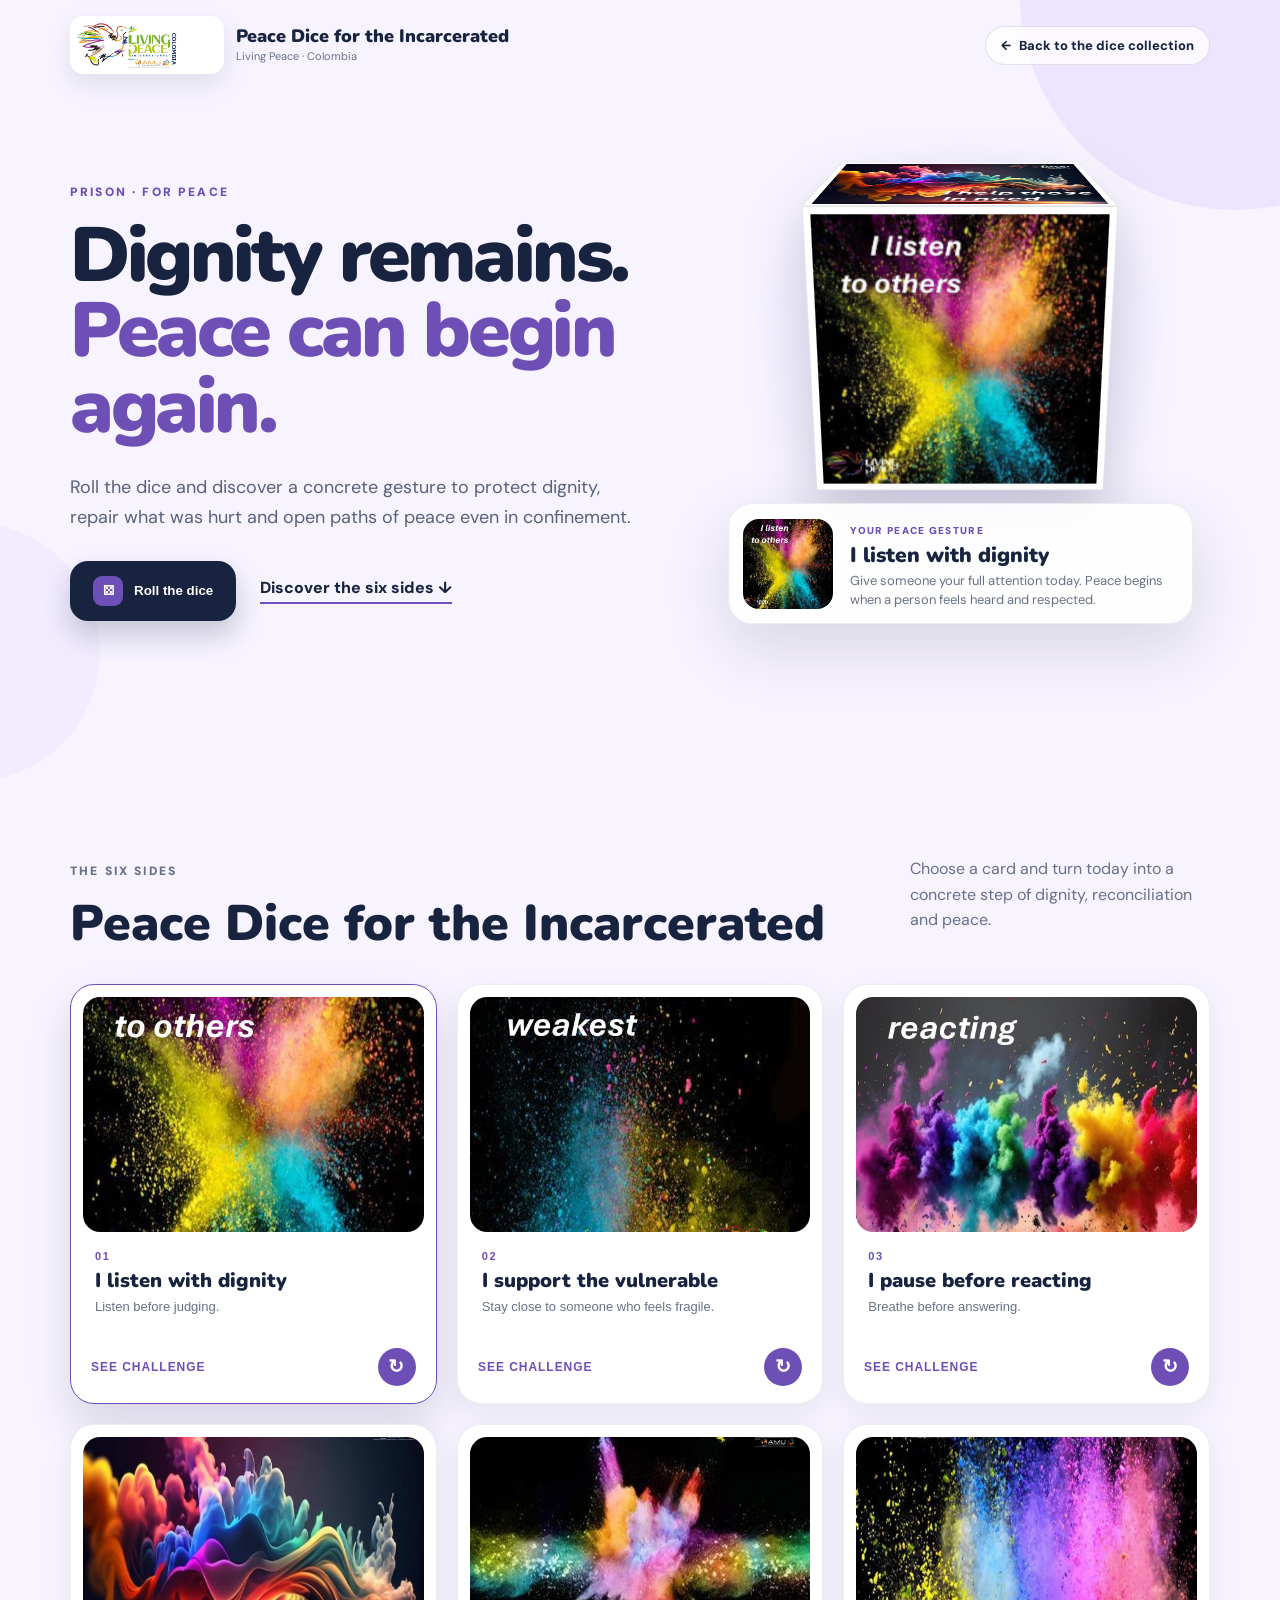
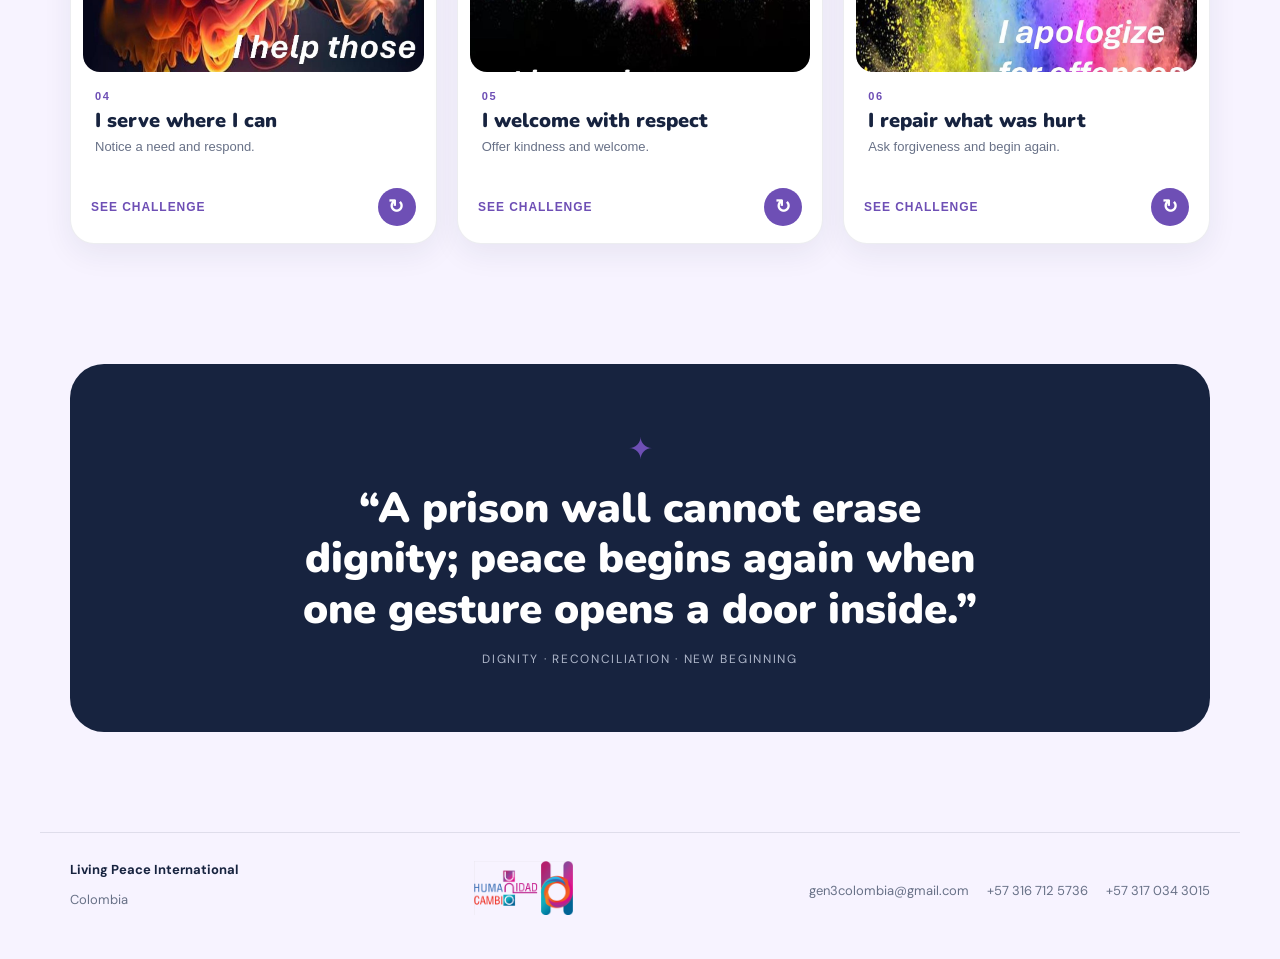
<file: dados/adolescentes/index.html>
<!doctype html>
<html lang="en">
<head>
  <meta charset="utf-8">
  <meta name="viewport" content="width=device-width,initial-scale=1">
  <meta name="theme-color" content="#f7f3ff">
  <title>Peace Dice for the Incarcerated · Living Peace</title>
  <link rel="icon" type="image/png" sizes="512x512" href="../../assets/favicon.png">
  <link rel="apple-touch-icon" href="../../assets/favicon.png">
  <link rel="preconnect" href="https://fonts.googleapis.com">
  <link rel="preconnect" href="https://fonts.gstatic.com" crossorigin>
  <link href="https://fonts.googleapis.com/css2?family=DM+Sans:wght@400;500;600;700&family=Nunito:wght@700;800;900&display=swap" rel="stylesheet">
  <link rel="stylesheet" href="../../shared/dice.css">
  <style>:root{--cream:#f7f3ff;--accent:#6e4fb5;--accent-soft:#e7ddff}</style>
</head>
<body>
  <div class="orb a"></div>
  <div class="orb b"></div>
  <header>
    <a class="brand" href="../../index.html">
      <img class="brand-logo" src="../../assets/living-peace-logo.jpeg" alt="Living Peace International Colombia">
      <span><strong>Peace Dice for the Incarcerated</strong><small>Living Peace · Colombia</small></span>
    </a>
    <div class="header-actions"><a class="back-link" href="../../index.html">← <span>Back to the dice collection</span></a></div>
  </header>
  <main>
    <section class="hero">
      <div>
        <p class="eyebrow">PRISON · FOR PEACE</p>
        <h1>Dignity remains.<em>Peace can begin again.</em></h1>
        <p class="intro">Roll the dice and discover a concrete gesture to protect dignity, repair what was hurt and open paths of peace even in confinement.</p>
        <div class="actions"><button class="roll" id="rollButton"><i>⚄</i>Roll the dice</button><a class="discover" href="#valores">Discover the six sides ↓</a></div>
      </div>
      <div class="experience">
        <div class="glow"></div>
        <div class="scene">
          <div class="cube" id="cube">
            <div class="cube-face front"><img data-face="0" src="assets/en/face-1.jpg" alt=""></div>
            <div class="cube-face back"><img data-face="4" src="assets/en/face-1.jpg" alt=""></div>
            <div class="cube-face right"><img data-face="1" src="assets/en/face-1.jpg" alt=""></div>
            <div class="cube-face left"><img data-face="2" src="assets/en/face-1.jpg" alt=""></div>
            <div class="cube-face top"><img data-face="3" src="assets/en/face-1.jpg" alt=""></div>
            <div class="cube-face bottom"><img data-face="5" src="assets/en/face-1.jpg" alt=""></div>
          </div>
        </div>
        <article class="result" id="result" aria-live="polite">
          <img id="resultImage" src="assets/en/face-1.jpg" alt="">
          <div><small>YOUR PEACE GESTURE</small><h2 id="resultTitle">I listen with dignity</h2><p id="resultText">Listen with attention and remember that every person deserves to be heard with respect.</p></div>
        </article>
      </div>
    </section>
    <section class="values" id="valores">
      <div class="section-head">
        <div><p class="eyebrow">THE SIX SIDES</p><h2>Peace Dice for the Incarcerated</h2></div>
        <p>Choose a card and turn today into a concrete step of dignity, reconciliation and peace.</p>
      </div>
      <div class="grid" id="cardsGrid"></div>
    </section>
    <section class="closing">
      <span>✦</span>
      <blockquote>“A prison wall cannot erase dignity; peace begins again when one gesture opens a door inside.”</blockquote>
      <p>Dignity · Reconciliation · New beginning</p>
    </section>
  </main>
  <footer><div><strong>Living Peace International</strong><p>Colombia</p></div><img class="footer-logo" src="../../assets/humanidad-cambio-uno.png" alt="Humanidad Cambio UNO"><div><a href="mailto:gen3colombia@gmail.com">gen3colombia@gmail.com</a><a href="tel:+573167125736">+57 316 712 5736</a><a href="tel:+573170343015">+57 317 034 3015</a></div></footer>
  <script>
    window.DICE_CONFIG={
      "defaultLang":"en",
      "faces":[
        {"image":{"en":"assets/en/face-1.jpg"},"title":{"en":"I listen with dignity"},"short":{"en":"Listen before judging."},"message":{"en":"Give someone your full attention today. Peace begins when a person feels heard and respected."}},
        {"image":{"en":"assets/en/face-2.jpg"},"title":{"en":"I support the vulnerable"},"short":{"en":"Stay close to someone who feels fragile."},"message":{"en":"Look for someone who needs encouragement and offer a word, a gesture or a quiet presence."}},
        {"image":{"en":"assets/en/face-3.jpg"},"title":{"en":"I pause before reacting"},"short":{"en":"Breathe before answering."},"message":{"en":"When something bothers you, pause first. Choose a response that does not add more pain."}},
        {"image":{"en":"assets/en/face-4.jpg"},"title":{"en":"I serve where I can"},"short":{"en":"Notice a need and respond."},"message":{"en":"Help someone with a concrete need, even if the gesture is small. Service opens space for peace."}},
        {"image":{"en":"assets/en/face-5.jpg"},"title":{"en":"I welcome with respect"},"short":{"en":"Offer kindness and welcome."},"message":{"en":"Show care with a kind word, a respectful gesture or a sign that nobody is forgotten."}},
        {"image":{"en":"assets/en/face-6.jpg"},"title":{"en":"I repair what was hurt"},"short":{"en":"Ask forgiveness and begin again."},"message":{"en":"If you hurt someone, apologize sincerely and take the first step toward reconciliation."}}
      ]
    };
  </script>
  <script src="../../shared/dice.js"></script>
</body>
</html>
</file>
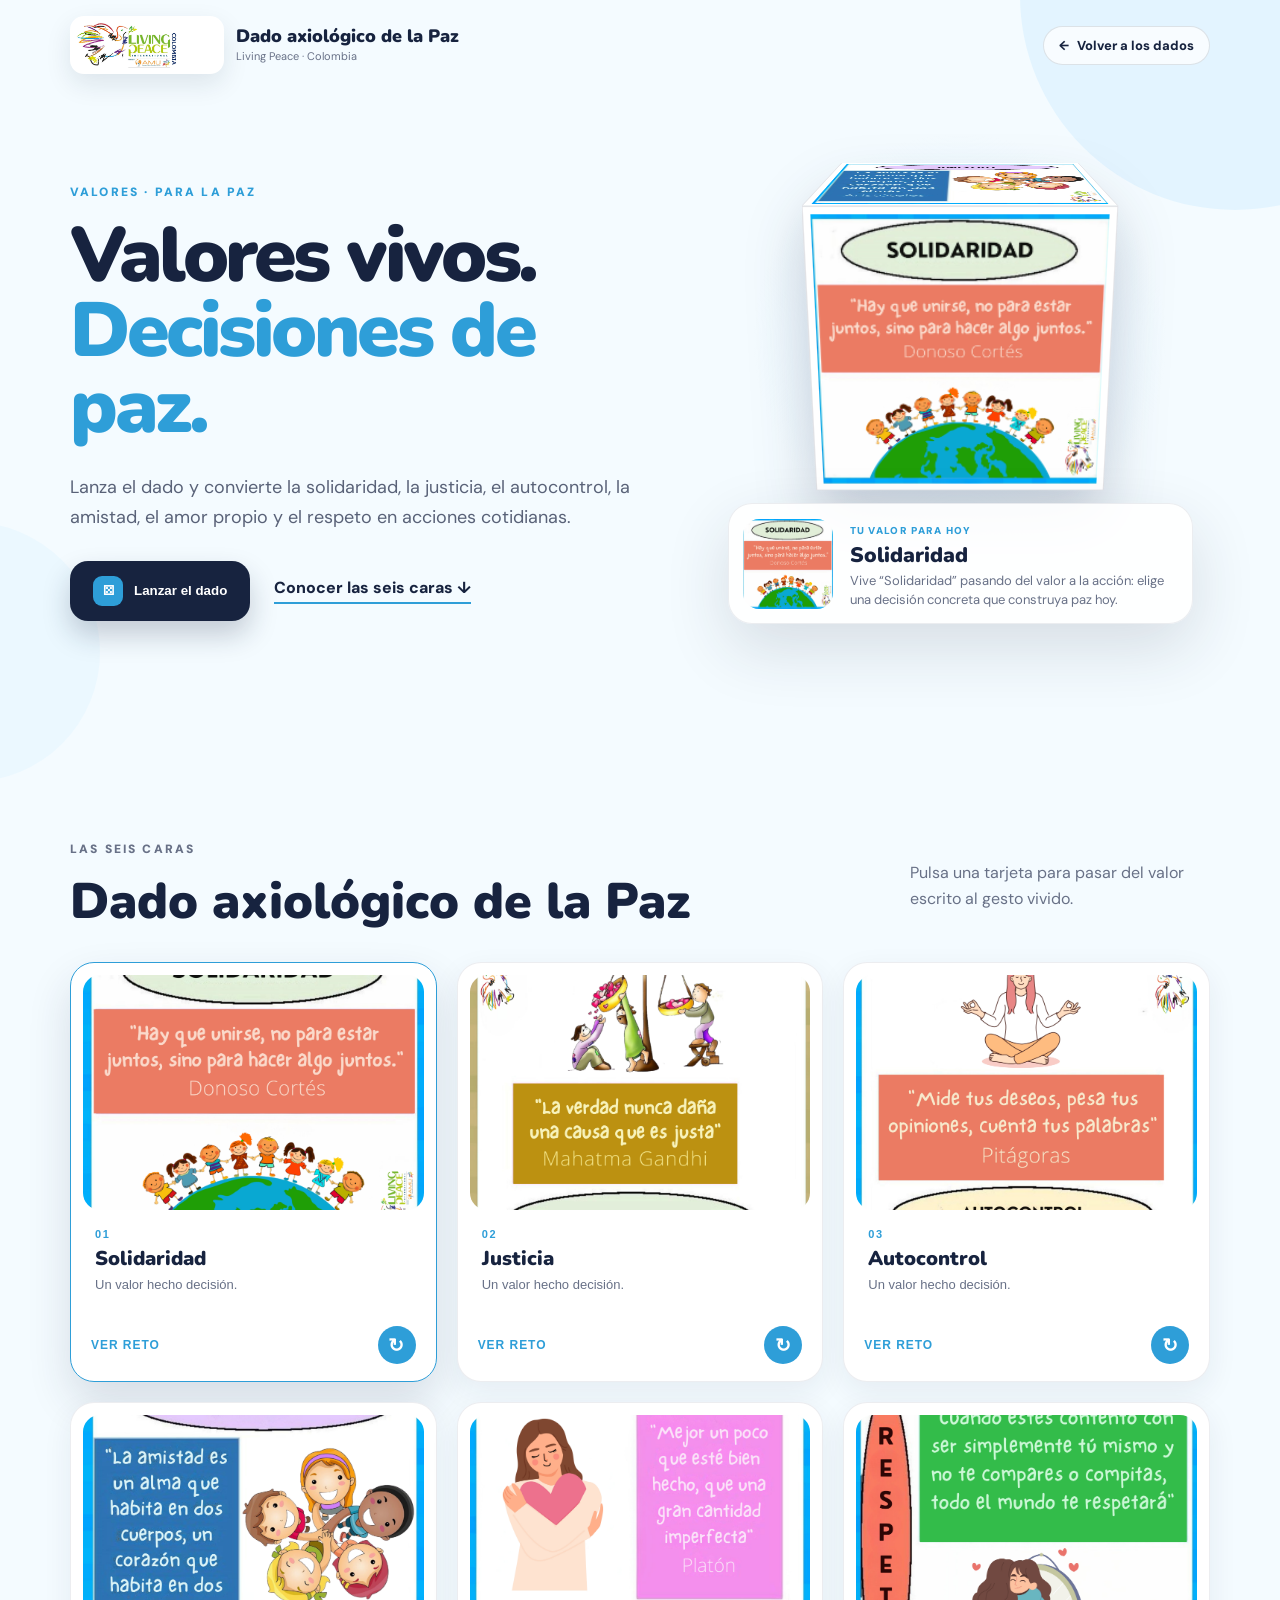
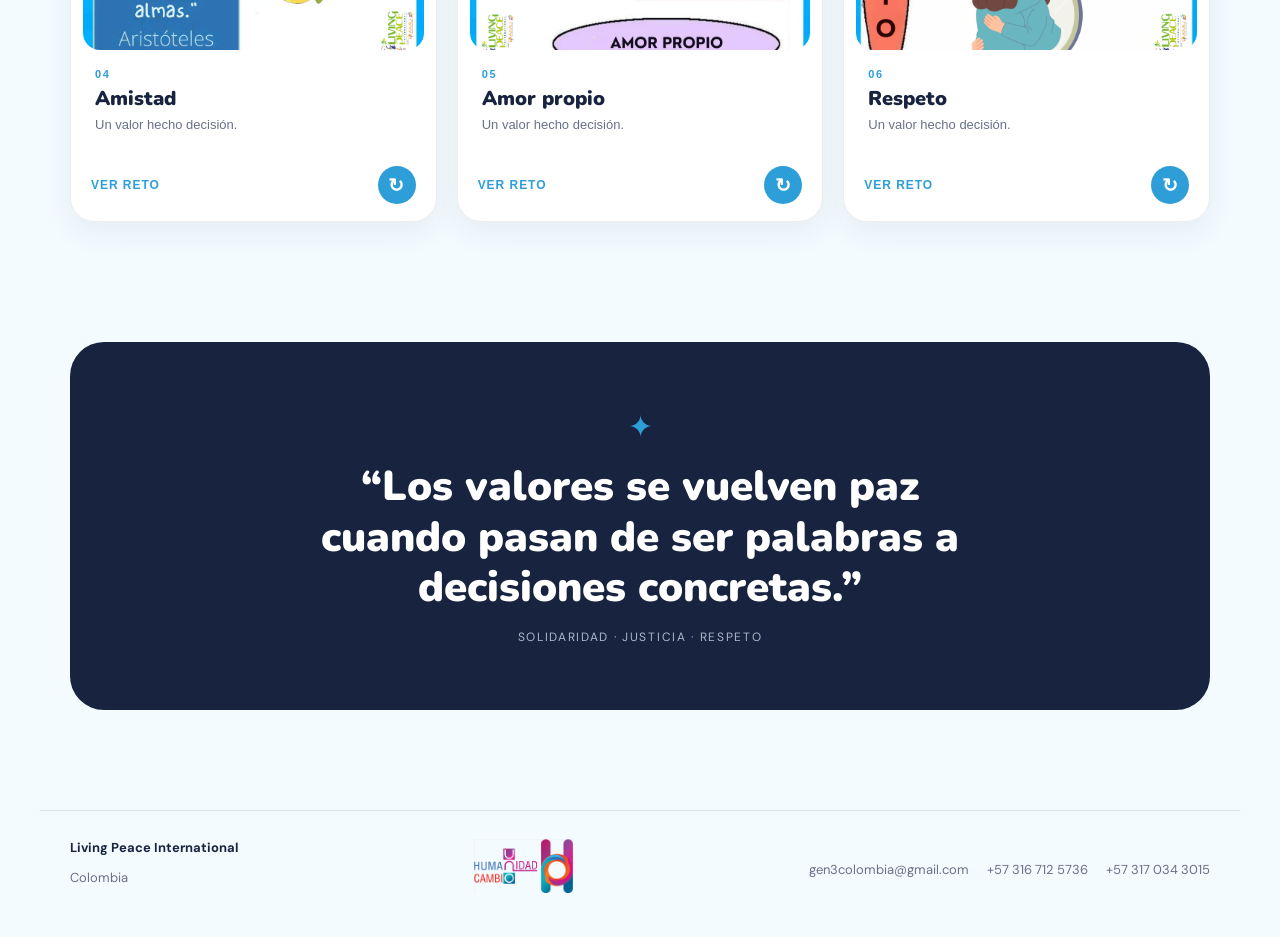
<file: dados/axiologico/index.html>
<!doctype html><html lang="es"><head><meta charset="utf-8"><meta name="viewport" content="width=device-width,initial-scale=1"><meta name="theme-color" content="#f4fbff"><title>Dado axiológico de la Paz · Living Peace</title><link rel="icon" type="image/png" sizes="512x512" href="../../assets/favicon.png"><link rel="apple-touch-icon" href="../../assets/favicon.png"><link rel="preconnect" href="https://fonts.googleapis.com"><link rel="preconnect" href="https://fonts.gstatic.com" crossorigin><link href="https://fonts.googleapis.com/css2?family=DM+Sans:wght@400;500;600;700&family=Nunito:wght@700;800;900&display=swap" rel="stylesheet"><link rel="stylesheet" href="../../shared/dice.css"><style>:root{--cream:#f4fbff;--accent:#2e9ed8;--accent-soft:#d8f1ff}</style></head><body>
<div class="orb a"></div><div class="orb b"></div><header><a class="brand" href="../../index.html"><img class="brand-logo" src="../../assets/living-peace-logo.jpeg" alt="Living Peace International Colombia"><span><strong>Dado axiológico de la Paz</strong><small>Living Peace · Colombia</small></span></a><div class="header-actions"><a class="back-link" href="../../index.html">← <span>Volver a los dados</span></a></div></header>
<main><section class="hero"><div><p class="eyebrow">VALORES · PARA LA PAZ</p><h1>Valores vivos.<em>Decisiones de paz.</em></h1><p class="intro">Lanza el dado y convierte la solidaridad, la justicia, el autocontrol, la amistad, el amor propio y el respeto en acciones cotidianas.</p><div class="actions"><button class="roll" id="rollButton"><i>⚄</i>Lanzar el dado</button><a class="discover" href="#valores">Conocer las seis caras ↓</a></div></div><div class="experience"><div class="glow"></div><div class="scene"><div class="cube" id="cube"><div class="cube-face front"><img data-face="0" src="assets/es/face-1.jpg" alt=""></div><div class="cube-face back"><img data-face="4" src="assets/es/face-1.jpg" alt=""></div><div class="cube-face right"><img data-face="1" src="assets/es/face-1.jpg" alt=""></div><div class="cube-face left"><img data-face="2" src="assets/es/face-1.jpg" alt=""></div><div class="cube-face top"><img data-face="3" src="assets/es/face-1.jpg" alt=""></div><div class="cube-face bottom"><img data-face="5" src="assets/es/face-1.jpg" alt=""></div></div></div><article class="result" id="result" aria-live="polite"><img id="resultImage" src="assets/es/face-1.jpg" alt=""><div><small>TU VALOR PARA HOY</small><h2 id="resultTitle">Solidaridad</h2><p id="resultText">Vive esta cara como una acción concreta de paz.</p></div></article></div></section>
<section class="values" id="valores"><div class="section-head"><div><p class="eyebrow">LAS SEIS CARAS</p><h2>Dado axiológico de la Paz</h2></div><p>Pulsa una tarjeta para pasar del valor escrito al gesto vivido.</p></div><div class="grid" id="cardsGrid"></div></section><section class="closing"><span>✦</span><blockquote>“Los valores se vuelven paz cuando pasan de ser palabras a decisiones concretas.”</blockquote><p>Solidaridad · Justicia · Respeto</p></section></main>
<footer><div><strong>Living Peace International</strong><p>Colombia</p></div><img class="footer-logo" src="../../assets/humanidad-cambio-uno.png" alt="Humanidad Cambio UNO"><div><a href="mailto:gen3colombia@gmail.com">gen3colombia@gmail.com</a><a href="tel:+573167125736">+57 316 712 5736</a><a href="tel:+573170343015">+57 317 034 3015</a></div></footer>
<script>window.DICE_CONFIG={"defaultLang":"es","faces":[{"image":{"es":"assets/es/face-1.jpg"},"title":{"es":"Solidaridad"},"short":{"es":"Un valor hecho decisión."},"message":{"es":"Vive “Solidaridad” pasando del valor a la acción: elige una decisión concreta que construya paz hoy."}},{"image":{"es":"assets/es/face-2.jpg"},"title":{"es":"Justicia"},"short":{"es":"Un valor hecho decisión."},"message":{"es":"Vive “Justicia” pasando del valor a la acción: elige una decisión concreta que construya paz hoy."}},{"image":{"es":"assets/es/face-3.jpg"},"title":{"es":"Autocontrol"},"short":{"es":"Un valor hecho decisión."},"message":{"es":"Vive “Autocontrol” pasando del valor a la acción: elige una decisión concreta que construya paz hoy."}},{"image":{"es":"assets/es/face-4.jpg"},"title":{"es":"Amistad"},"short":{"es":"Un valor hecho decisión."},"message":{"es":"Vive “Amistad” pasando del valor a la acción: elige una decisión concreta que construya paz hoy."}},{"image":{"es":"assets/es/face-5.jpg"},"title":{"es":"Amor propio"},"short":{"es":"Un valor hecho decisión."},"message":{"es":"Vive “Amor propio” pasando del valor a la acción: elige una decisión concreta que construya paz hoy."}},{"image":{"es":"assets/es/face-6.jpg"},"title":{"es":"Respeto"},"short":{"es":"Un valor hecho decisión."},"message":{"es":"Vive “Respeto” pasando del valor a la acción: elige una decisión concreta que construya paz hoy."}}]};</script><script src="../../shared/dice.js"></script></body></html>
</file>
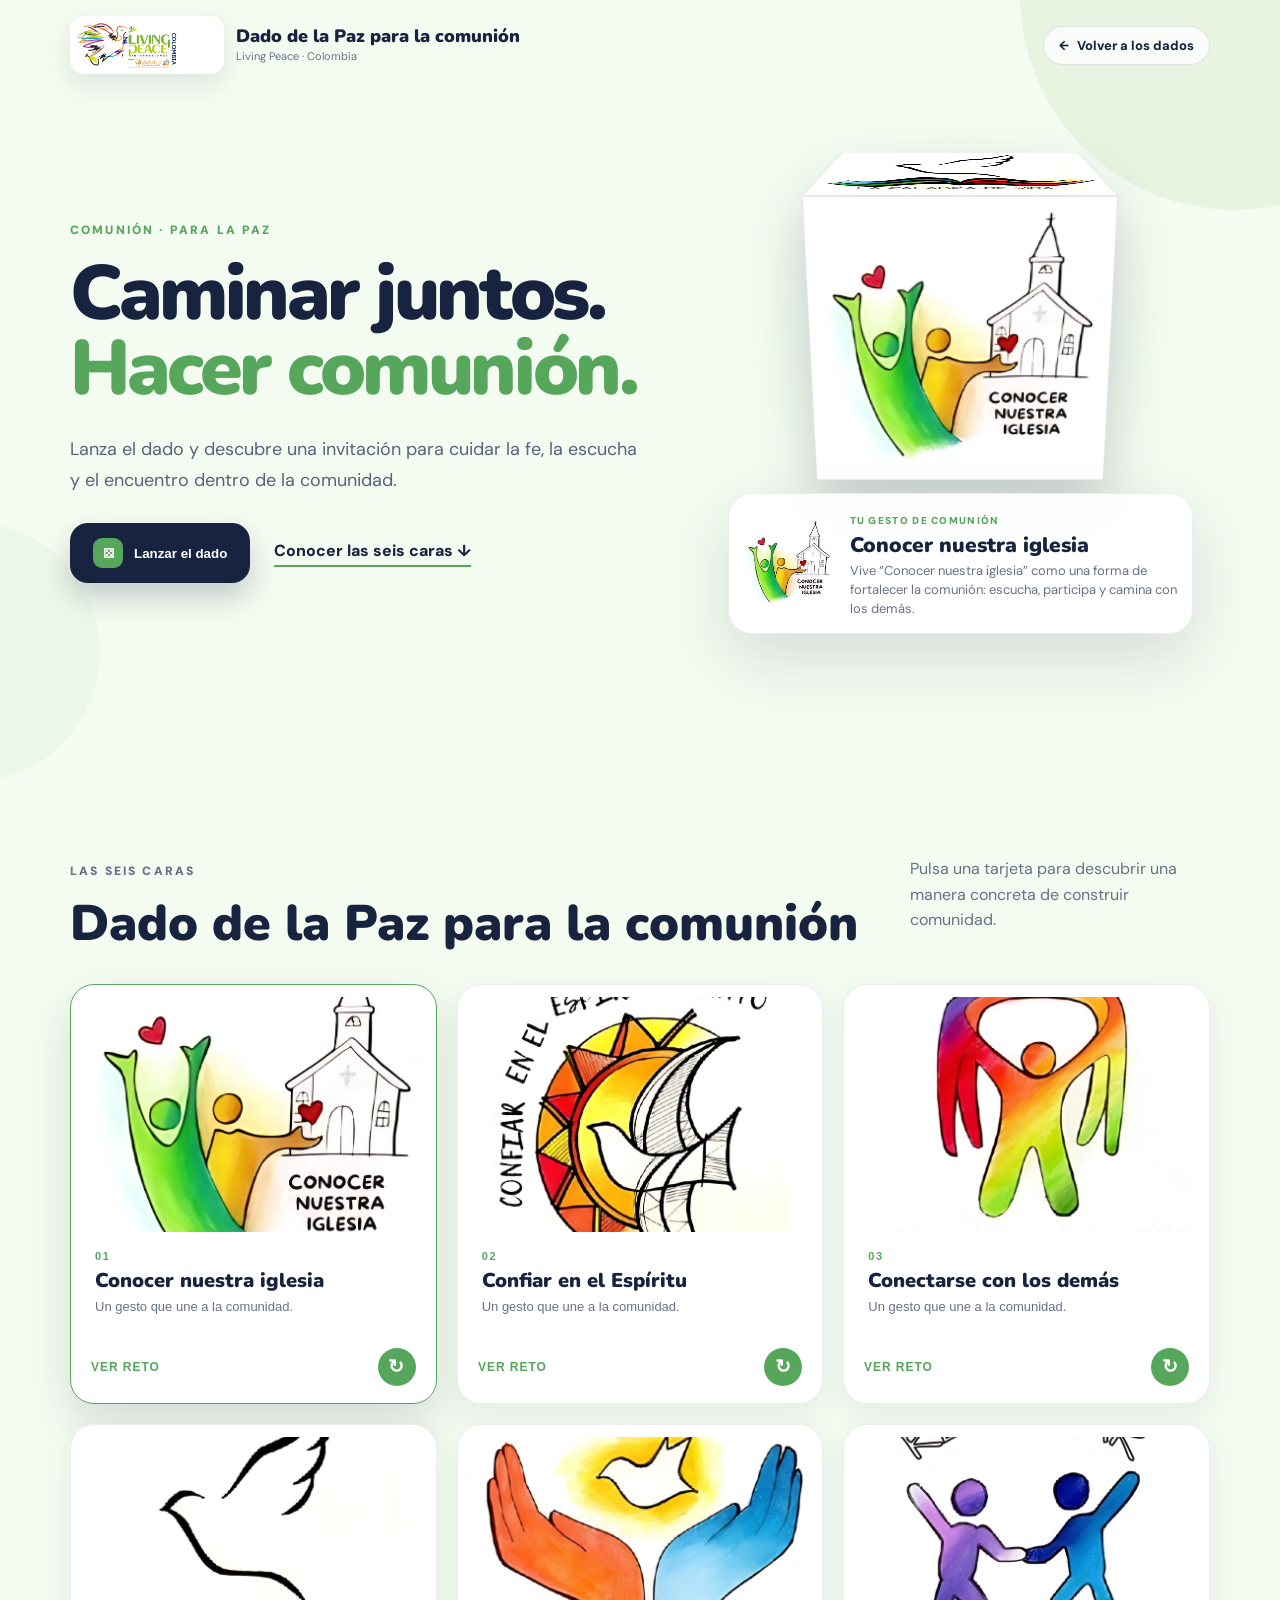
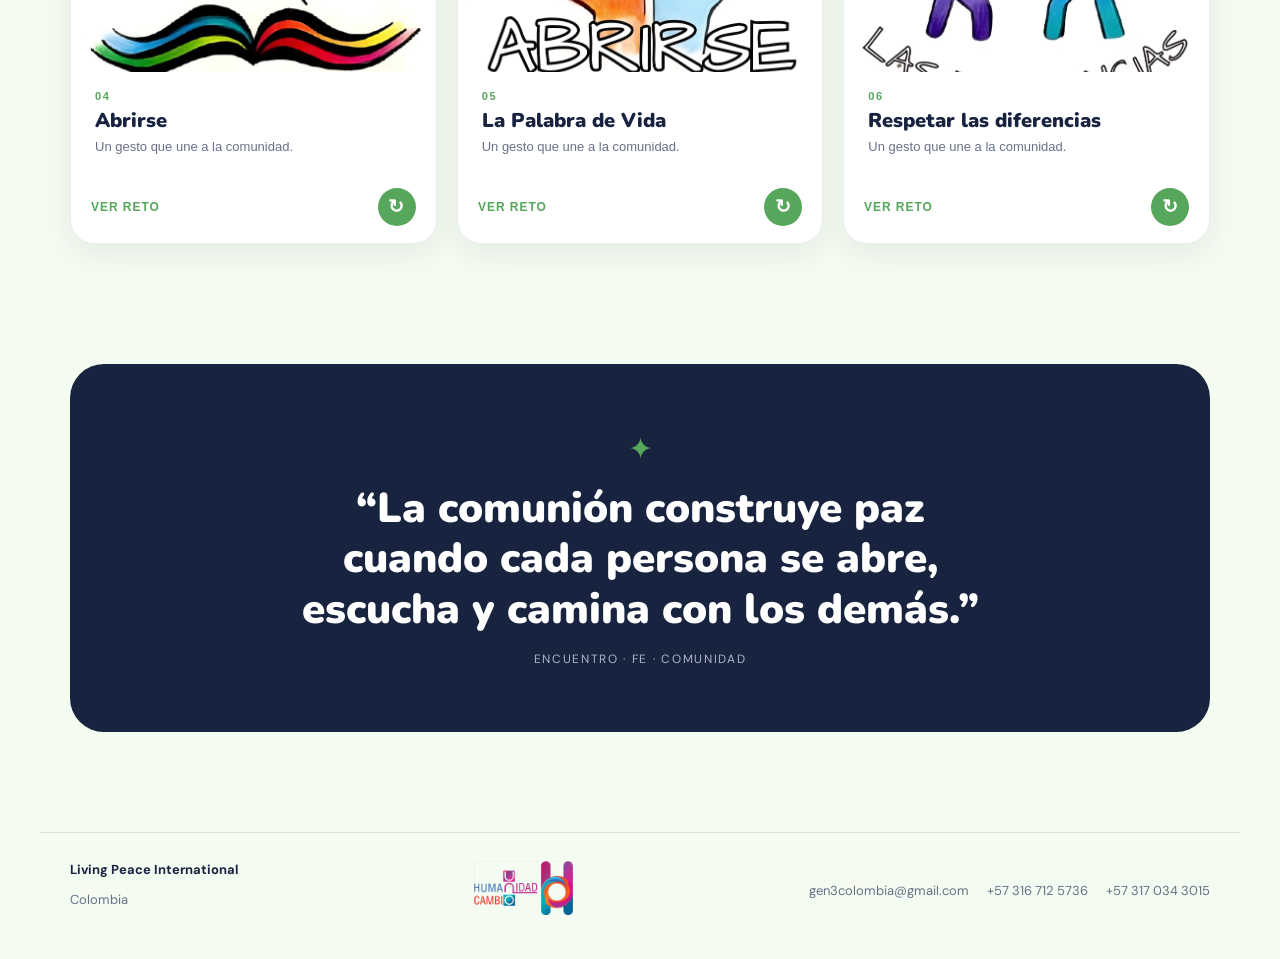
<file: dados/comunion/index.html>
<!doctype html><html lang="es"><head><meta charset="utf-8"><meta name="viewport" content="width=device-width,initial-scale=1"><meta name="theme-color" content="#f4fbf1"><title>Dado de la Paz para la comunión · Living Peace</title><link rel="icon" type="image/png" sizes="512x512" href="../../assets/favicon.png"><link rel="apple-touch-icon" href="../../assets/favicon.png"><link rel="preconnect" href="https://fonts.googleapis.com"><link rel="preconnect" href="https://fonts.gstatic.com" crossorigin><link href="https://fonts.googleapis.com/css2?family=DM+Sans:wght@400;500;600;700&family=Nunito:wght@700;800;900&display=swap" rel="stylesheet"><link rel="stylesheet" href="../../shared/dice.css"><style>:root{--cream:#f4fbf1;--accent:#56a65b;--accent-soft:#dff0d8}</style></head><body>
<div class="orb a"></div><div class="orb b"></div><header><a class="brand" href="../../index.html"><img class="brand-logo" src="../../assets/living-peace-logo.jpeg" alt="Living Peace International Colombia"><span><strong>Dado de la Paz para la comunión</strong><small>Living Peace · Colombia</small></span></a><div class="header-actions"><a class="back-link" href="../../index.html">← <span>Volver a los dados</span></a></div></header>
<main><section class="hero"><div><p class="eyebrow">COMUNIÓN · PARA LA PAZ</p><h1>Caminar juntos.<em>Hacer comunión.</em></h1><p class="intro">Lanza el dado y descubre una invitación para cuidar la fe, la escucha y el encuentro dentro de la comunidad.</p><div class="actions"><button class="roll" id="rollButton"><i>⚄</i>Lanzar el dado</button><a class="discover" href="#valores">Conocer las seis caras ↓</a></div></div><div class="experience"><div class="glow"></div><div class="scene"><div class="cube" id="cube"><div class="cube-face front"><img data-face="0" src="assets/es/face-1.jpg" alt=""></div><div class="cube-face back"><img data-face="4" src="assets/es/face-1.jpg" alt=""></div><div class="cube-face right"><img data-face="1" src="assets/es/face-1.jpg" alt=""></div><div class="cube-face left"><img data-face="2" src="assets/es/face-1.jpg" alt=""></div><div class="cube-face top"><img data-face="3" src="assets/es/face-1.jpg" alt=""></div><div class="cube-face bottom"><img data-face="5" src="assets/es/face-1.jpg" alt=""></div></div></div><article class="result" id="result" aria-live="polite"><img id="resultImage" src="assets/es/face-1.jpg" alt=""><div><small>TU GESTO DE COMUNIÓN</small><h2 id="resultTitle">Conocer nuestra iglesia</h2><p id="resultText">Vive esta cara como una acción concreta de paz.</p></div></article></div></section>
<section class="values" id="valores"><div class="section-head"><div><p class="eyebrow">LAS SEIS CARAS</p><h2>Dado de la Paz para la comunión</h2></div><p>Pulsa una tarjeta para descubrir una manera concreta de construir comunidad.</p></div><div class="grid" id="cardsGrid"></div></section><section class="closing"><span>✦</span><blockquote>“La comunión construye paz cuando cada persona se abre, escucha y camina con los demás.”</blockquote><p>Encuentro · Fe · Comunidad</p></section></main>
<footer><div><strong>Living Peace International</strong><p>Colombia</p></div><img class="footer-logo" src="../../assets/humanidad-cambio-uno.png" alt="Humanidad Cambio UNO"><div><a href="mailto:gen3colombia@gmail.com">gen3colombia@gmail.com</a><a href="tel:+573167125736">+57 316 712 5736</a><a href="tel:+573170343015">+57 317 034 3015</a></div></footer>
<script>window.DICE_CONFIG={"defaultLang":"es","faces":[{"image":{"es":"assets/es/face-1.jpg"},"title":{"es":"Conocer nuestra iglesia"},"short":{"es":"Un gesto que une a la comunidad."},"message":{"es":"Vive “Conocer nuestra iglesia” como una forma de fortalecer la comunión: escucha, participa y camina con los demás."}},{"image":{"es":"assets/es/face-2.jpg"},"title":{"es":"Confiar en el Espíritu"},"short":{"es":"Un gesto que une a la comunidad."},"message":{"es":"Vive “Confiar en el Espíritu” como una forma de fortalecer la comunión: escucha, participa y camina con los demás."}},{"image":{"es":"assets/es/face-3.jpg"},"title":{"es":"Conectarse con los demás"},"short":{"es":"Un gesto que une a la comunidad."},"message":{"es":"Vive “Conectarse con los demás” como una forma de fortalecer la comunión: escucha, participa y camina con los demás."}},{"image":{"es":"assets/es/face-4.jpg"},"title":{"es":"Abrirse"},"short":{"es":"Un gesto que une a la comunidad."},"message":{"es":"Vive “Abrirse” como una forma de fortalecer la comunión: escucha, participa y camina con los demás."}},{"image":{"es":"assets/es/face-5.jpg"},"title":{"es":"La Palabra de Vida"},"short":{"es":"Un gesto que une a la comunidad."},"message":{"es":"Vive “La Palabra de Vida” como una forma de fortalecer la comunión: escucha, participa y camina con los demás."}},{"image":{"es":"assets/es/face-6.jpg"},"title":{"es":"Respetar las diferencias"},"short":{"es":"Un gesto que une a la comunidad."},"message":{"es":"Vive “Respetar las diferencias” como una forma de fortalecer la comunión: escucha, participa y camina con los demás."}}]};</script><script src="../../shared/dice.js"></script></body></html>
</file>
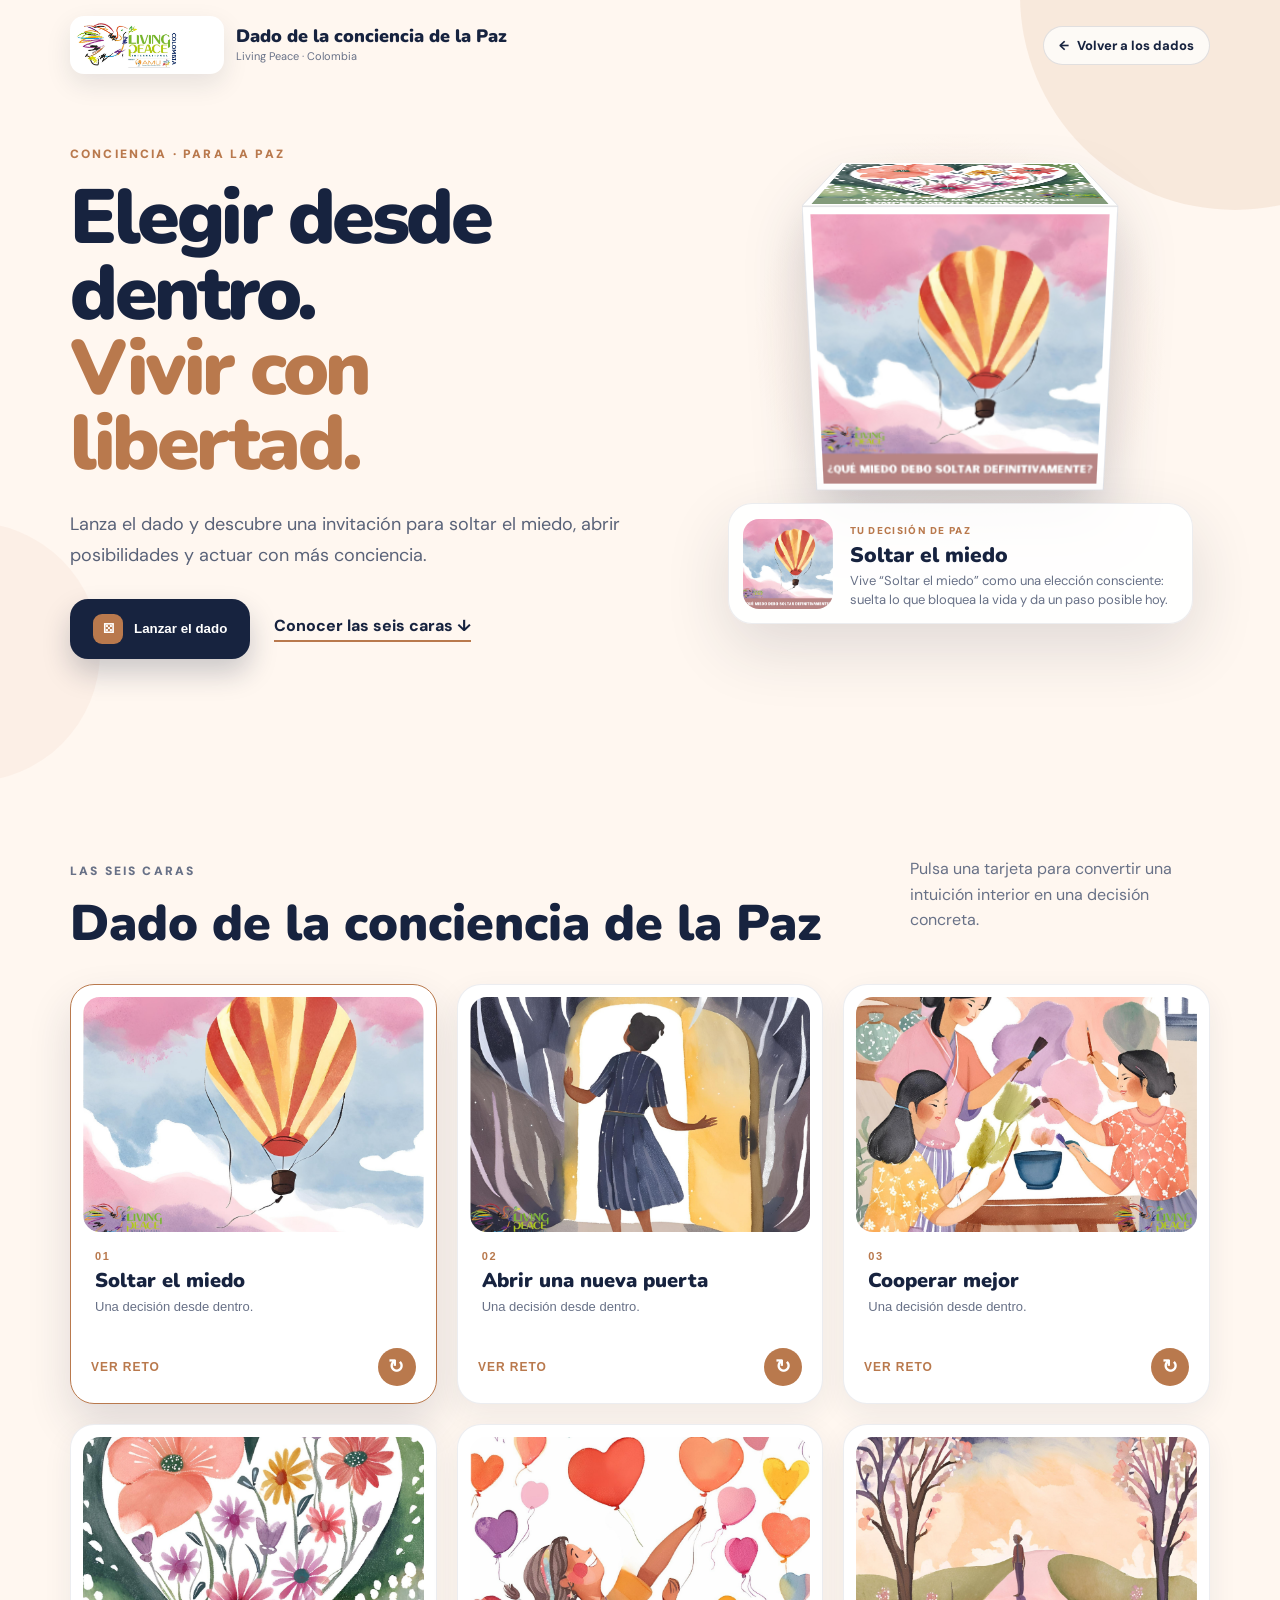
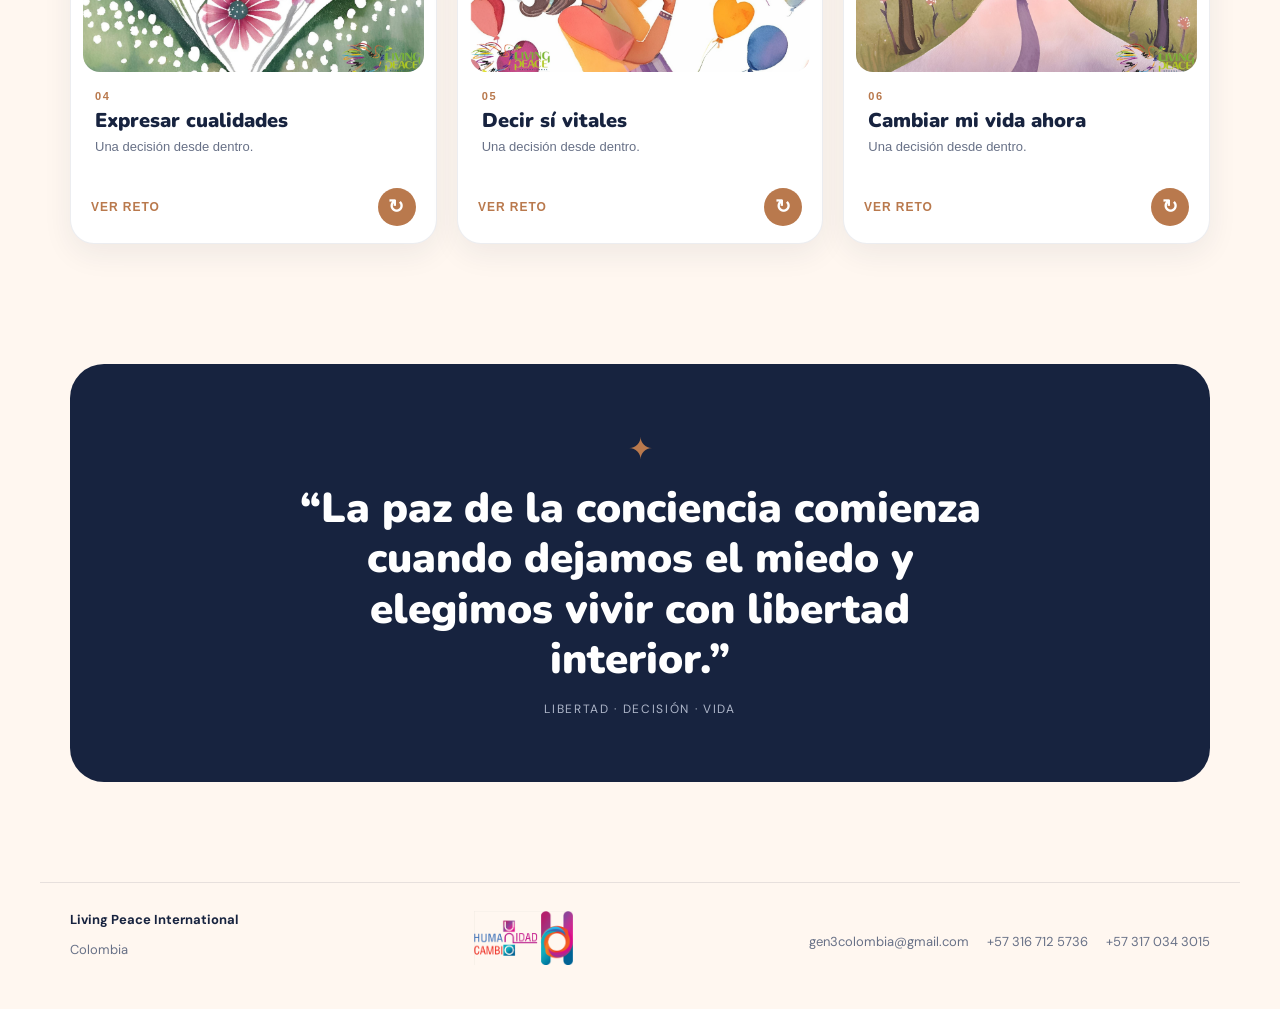
<file: dados/conciencia/index.html>
<!doctype html><html lang="es"><head><meta charset="utf-8"><meta name="viewport" content="width=device-width,initial-scale=1"><meta name="theme-color" content="#fff7f0"><title>Dado de la conciencia de la Paz · Living Peace</title><link rel="icon" type="image/png" sizes="512x512" href="../../assets/favicon.png"><link rel="apple-touch-icon" href="../../assets/favicon.png"><link rel="preconnect" href="https://fonts.googleapis.com"><link rel="preconnect" href="https://fonts.gstatic.com" crossorigin><link href="https://fonts.googleapis.com/css2?family=DM+Sans:wght@400;500;600;700&family=Nunito:wght@700;800;900&display=swap" rel="stylesheet"><link rel="stylesheet" href="../../shared/dice.css"><style>:root{--cream:#fff7f0;--accent:#b9794d;--accent-soft:#f4dfcf}</style></head><body>
<div class="orb a"></div><div class="orb b"></div><header><a class="brand" href="../../index.html"><img class="brand-logo" src="../../assets/living-peace-logo.jpeg" alt="Living Peace International Colombia"><span><strong>Dado de la conciencia de la Paz</strong><small>Living Peace · Colombia</small></span></a><div class="header-actions"><a class="back-link" href="../../index.html">← <span>Volver a los dados</span></a></div></header>
<main><section class="hero"><div><p class="eyebrow">CONCIENCIA · PARA LA PAZ</p><h1>Elegir desde dentro.<em>Vivir con libertad.</em></h1><p class="intro">Lanza el dado y descubre una invitación para soltar el miedo, abrir posibilidades y actuar con más conciencia.</p><div class="actions"><button class="roll" id="rollButton"><i>⚄</i>Lanzar el dado</button><a class="discover" href="#valores">Conocer las seis caras ↓</a></div></div><div class="experience"><div class="glow"></div><div class="scene"><div class="cube" id="cube"><div class="cube-face front"><img data-face="0" src="assets/es/face-1.jpg" alt=""></div><div class="cube-face back"><img data-face="4" src="assets/es/face-1.jpg" alt=""></div><div class="cube-face right"><img data-face="1" src="assets/es/face-1.jpg" alt=""></div><div class="cube-face left"><img data-face="2" src="assets/es/face-1.jpg" alt=""></div><div class="cube-face top"><img data-face="3" src="assets/es/face-1.jpg" alt=""></div><div class="cube-face bottom"><img data-face="5" src="assets/es/face-1.jpg" alt=""></div></div></div><article class="result" id="result" aria-live="polite"><img id="resultImage" src="assets/es/face-1.jpg" alt=""><div><small>TU DECISIÓN DE PAZ</small><h2 id="resultTitle">Soltar el miedo</h2><p id="resultText">Vive esta cara como una acción concreta de paz.</p></div></article></div></section>
<section class="values" id="valores"><div class="section-head"><div><p class="eyebrow">LAS SEIS CARAS</p><h2>Dado de la conciencia de la Paz</h2></div><p>Pulsa una tarjeta para convertir una intuición interior en una decisión concreta.</p></div><div class="grid" id="cardsGrid"></div></section><section class="closing"><span>✦</span><blockquote>“La paz de la conciencia comienza cuando dejamos el miedo y elegimos vivir con libertad interior.”</blockquote><p>Libertad · Decisión · Vida</p></section></main>
<footer><div><strong>Living Peace International</strong><p>Colombia</p></div><img class="footer-logo" src="../../assets/humanidad-cambio-uno.png" alt="Humanidad Cambio UNO"><div><a href="mailto:gen3colombia@gmail.com">gen3colombia@gmail.com</a><a href="tel:+573167125736">+57 316 712 5736</a><a href="tel:+573170343015">+57 317 034 3015</a></div></footer>
<script>window.DICE_CONFIG={"defaultLang":"es","faces":[{"image":{"es":"assets/es/face-1.jpg"},"title":{"es":"Soltar el miedo"},"short":{"es":"Una decisión desde dentro."},"message":{"es":"Vive “Soltar el miedo” como una elección consciente: suelta lo que bloquea la vida y da un paso posible hoy."}},{"image":{"es":"assets/es/face-2.jpg"},"title":{"es":"Abrir una nueva puerta"},"short":{"es":"Una decisión desde dentro."},"message":{"es":"Vive “Abrir una nueva puerta” como una elección consciente: suelta lo que bloquea la vida y da un paso posible hoy."}},{"image":{"es":"assets/es/face-3.jpg"},"title":{"es":"Cooperar mejor"},"short":{"es":"Una decisión desde dentro."},"message":{"es":"Vive “Cooperar mejor” como una elección consciente: suelta lo que bloquea la vida y da un paso posible hoy."}},{"image":{"es":"assets/es/face-4.jpg"},"title":{"es":"Expresar cualidades"},"short":{"es":"Una decisión desde dentro."},"message":{"es":"Vive “Expresar cualidades” como una elección consciente: suelta lo que bloquea la vida y da un paso posible hoy."}},{"image":{"es":"assets/es/face-5.jpg"},"title":{"es":"Decir sí vitales"},"short":{"es":"Una decisión desde dentro."},"message":{"es":"Vive “Decir sí vitales” como una elección consciente: suelta lo que bloquea la vida y da un paso posible hoy."}},{"image":{"es":"assets/es/face-6.jpg"},"title":{"es":"Cambiar mi vida ahora"},"short":{"es":"Una decisión desde dentro."},"message":{"es":"Vive “Cambiar mi vida ahora” como una elección consciente: suelta lo que bloquea la vida y da un paso posible hoy."}}]};</script><script src="../../shared/dice.js"></script></body></html>
</file>
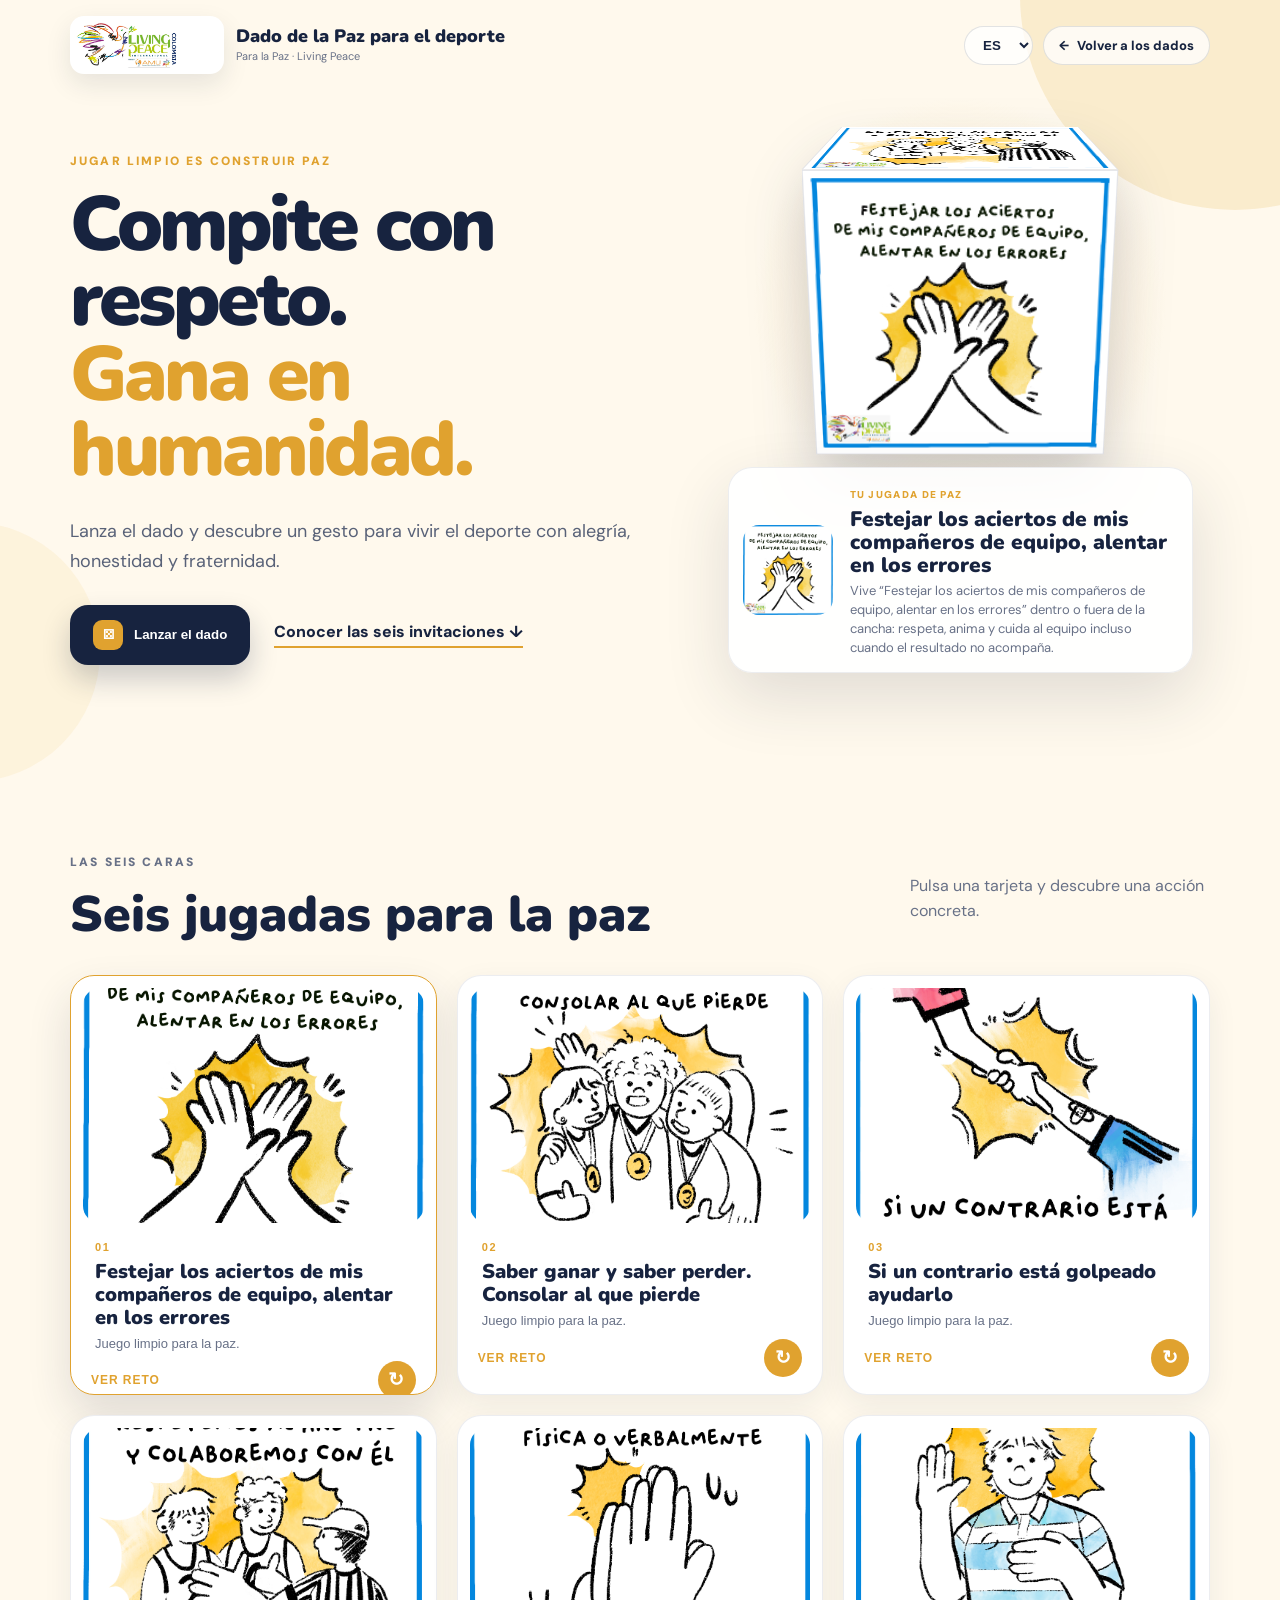
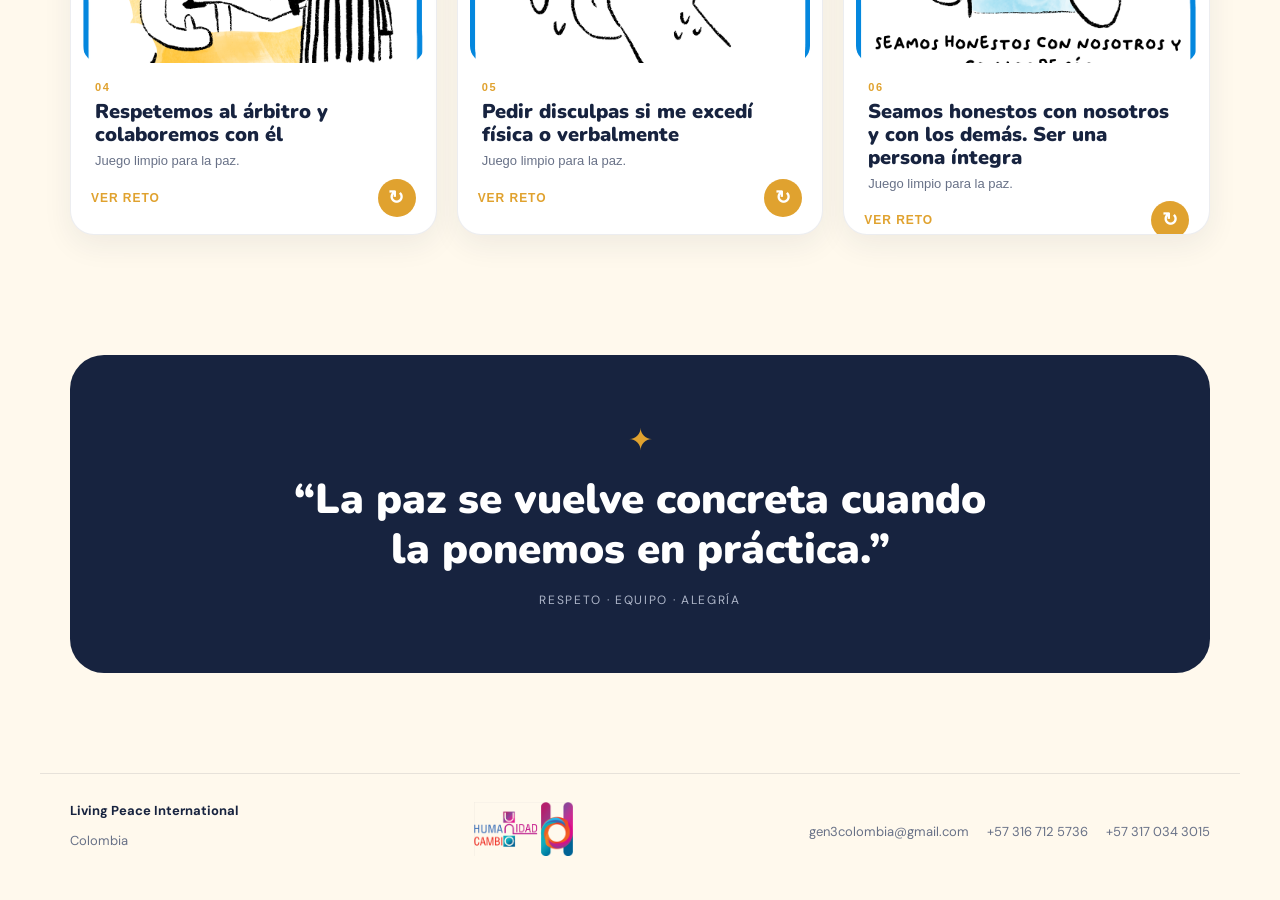
<file: dados/deporte/index.html>
<!doctype html><html lang="es"><head><meta charset="utf-8"><meta name="viewport" content="width=device-width,initial-scale=1"><meta name="theme-color" content="#fff9ed"><title>Dado de la Paz para el deporte · Living Peace</title><link rel="icon" type="image/png" sizes="512x512" href="../../assets/favicon.png"><link rel="apple-touch-icon" href="../../assets/favicon.png"><link rel="preconnect" href="https://fonts.googleapis.com"><link rel="preconnect" href="https://fonts.gstatic.com" crossorigin><link href="https://fonts.googleapis.com/css2?family=DM+Sans:wght@400;500;600;700&family=Nunito:wght@700;800;900&display=swap" rel="stylesheet"><link rel="stylesheet" href="../../shared/dice.css"><style>:root{--cream:#fff9ed;--accent:#e0a22f;--accent-soft:#f7e3b7}</style></head><body>
<div class="orb a"></div><div class="orb b"></div><header><a class="brand" href="../../index.html"><img class="brand-logo" src="../../assets/living-peace-logo.jpeg" alt="Living Peace International Colombia"><span><strong>Dado de la Paz para el deporte</strong><small>Living Peace · Colombia</small></span></a><div class="header-actions"><label class="language-picker"><select id="language" aria-label="Idioma"><option value="es">ES</option><option value="pt">PT</option><option value="it">IT</option><option value="fr">FR</option><option value="en">EN</option></select></label><a class="back-link" href="../../index.html">← <span>Volver a los dados</span></a></div></header>
<main><section class="hero"><div><p class="eyebrow">DEPORTE · PARA LA PAZ</p><h1>Jugar limpio.<em>Ganar humanidad.</em></h1><p class="intro">Lanza el dado y transforma la competencia en respeto, trabajo en equipo y alegría compartida.</p><div class="actions"><button class="roll" id="rollButton"><i>⚄</i>Lanzar el dado</button><a class="discover" href="#valores">Conocer las seis caras ↓</a></div></div><div class="experience"><div class="glow"></div><div class="scene"><div class="cube" id="cube"><div class="cube-face front"><img data-face="0" src="assets/es/face-1.png" alt=""></div><div class="cube-face back"><img data-face="4" src="assets/es/face-1.png" alt=""></div><div class="cube-face right"><img data-face="1" src="assets/es/face-1.png" alt=""></div><div class="cube-face left"><img data-face="2" src="assets/es/face-1.png" alt=""></div><div class="cube-face top"><img data-face="3" src="assets/es/face-1.png" alt=""></div><div class="cube-face bottom"><img data-face="5" src="assets/es/face-1.png" alt=""></div></div></div><article class="result" id="result" aria-live="polite"><img id="resultImage" src="assets/es/face-1.png" alt=""><div><small>TU GESTO DE JUEGO LIMPIO</small><h2 id="resultTitle">Festejar los aciertos de mis compañeros de equipo, alentar en los errores</h2><p id="resultText">Vive esta cara como una acción concreta de paz.</p></div></article></div></section>
<section class="values" id="valores"><div class="section-head"><div><p class="eyebrow">LAS SEIS CARAS</p><h2>Dado de la Paz para el deporte</h2></div><p>Pulsa una tarjeta para descubrir cómo vivir la paz dentro y fuera del juego.</p></div><div class="grid" id="cardsGrid"></div></section><section class="closing"><span>✦</span><blockquote>“El juego se vuelve paz cuando competimos con respeto y celebramos la dignidad de todos.”</blockquote><p>Respeto · Equipo · Juego limpio</p></section></main>
<footer><div><strong>Living Peace International</strong><p>Colombia</p></div><img class="footer-logo" src="../../assets/humanidad-cambio-uno.png" alt="Humanidad Cambio UNO"><div><a href="mailto:gen3colombia@gmail.com">gen3colombia@gmail.com</a><a href="tel:+573167125736">+57 316 712 5736</a><a href="tel:+573170343015">+57 317 034 3015</a></div></footer>
<script>window.DICE_CONFIG={"defaultLang":"es","ui":{"es":{"back":"Volver a los dados","languageLabel":"Idioma","roll":"Lanzar el dado","sixFaces":"LAS SEIS CARAS","pageTitle":"Dado de la Paz para el deporte · Living Peace","brandTitle":"Dado de la Paz para el deporte","brandSub":"Para la Paz · Living Peace","eyebrow":"JUGAR LIMPIO ES CONSTRUIR PAZ","title":"Compite con respeto.<em>Gana en humanidad.</em>","intro":"Lanza el dado y descubre un gesto para vivir el deporte con alegría, honestidad y fraternidad.","discover":"Conocer las seis invitaciones ↓","resultKicker":"TU JUGADA DE PAZ","valuesTitle":"Seis jugadas para la paz","valuesIntro":"Pulsa una tarjeta y descubre una acción concreta.","quote":"“La paz se vuelve concreta cuando la ponemos en práctica.”","closingWords":"Respeto · Equipo · Alegría"},"en":{"back":"Back to the dice collection","languageLabel":"Language","roll":"Roll the dice","sixFaces":"THE SIX SIDES","pageTitle":"Peace Dice for Sport · Living Peace","brandTitle":"Peace Dice for Sport","brandSub":"For Peace · Living Peace","eyebrow":"FAIR PLAY BUILDS PEACE","title":"Compete with respect.<em>Win in humanity.</em>","intro":"Roll the dice and discover a gesture to live sport with joy, honesty and fraternity.","discover":"Discover the six invitations ↓","resultKicker":"YOUR PLAY FOR PEACE","valuesTitle":"Six plays for peace","valuesIntro":"Choose a card and discover a concrete action.","quote":"“Peace becomes concrete when we put it into practice.”","closingWords":"Respect · Team · Joy"},"pt":{"back":"Voltar aos dados","languageLabel":"Idioma","roll":"Lançar o dado","sixFaces":"AS SEIS FACES","pageTitle":"Dado da Paz para o esporte · Living Peace","brandTitle":"Dado da Paz para o esporte","brandSub":"Para a Paz · Living Peace","eyebrow":"JOGAR LIMPO É CONSTRUIR PAZ","title":"Compita com respeito.<em>Ganhe em humanidade.</em>","intro":"Lance o dado e descubra um gesto para viver o esporte com alegria, honestidade e fraternidade.","discover":"Conhecer os seis convites ↓","resultKicker":"SUA JOGADA DE PAZ","valuesTitle":"Seis jogadas para a paz","valuesIntro":"Toque em uma carta e descubra uma ação concreta.","quote":"“A paz se torna concreta quando a colocamos em prática.”","closingWords":"Respeito · Equipe · Alegria"},"it":{"back":"Torna ai dadi","languageLabel":"Lingua","roll":"Lancia il dado","sixFaces":"LE SEI FACCE","pageTitle":"Dado della Pace per lo sport · Living Peace","brandTitle":"Dado della Pace per lo sport","brandSub":"Per la Pace · Living Peace","eyebrow":"IL FAIR PLAY COSTRUISCE PACE","title":"Competi con rispetto.<em>Vinci in umanità.</em>","intro":"Lancia il dado e scopri un gesto per vivere lo sport con gioia, onestà e fraternità.","discover":"Scopri i sei inviti ↓","resultKicker":"LA TUA GIOCATA DI PACE","valuesTitle":"Sei giocate per la pace","valuesIntro":"Scegli una carta e scopri un’azione concreta.","quote":"“La pace diventa concreta quando la mettiamo in pratica.”","closingWords":"Rispetto · Squadra · Gioia"},"fr":{"back":"Retour aux dés","languageLabel":"Langue","roll":"Lancer le dé","sixFaces":"LES SIX FACES","pageTitle":"Dé de la Paix pour le sport · Living Peace","brandTitle":"Dé de la Paix pour le sport","brandSub":"Pour la Paix · Living Peace","eyebrow":"LE FAIR-PLAY CONSTRUIT LA PAIX","title":"Concours avec respect.<em>Gagne en humanité.</em>","intro":"Lance le dé et découvre un geste pour vivre le sport avec joie, honnêteté et fraternité.","discover":"Découvrir les six invitations ↓","resultKicker":"TON ACTION DE PAIX","valuesTitle":"Six actions sportives pour la paix","valuesIntro":"Choisis une carte et découvre une action concrète.","quote":"“La paix devient concrète quand nous la mettons en pratique.”","closingWords":"Respect · Équipe · Joie"}},"faces":[{"image":{"es":"assets/es/face-1.png","pt":"assets/pt/face-1.jpg","it":"assets/it/face-1.jpg","fr":"assets/fr/face-1.jpg","en":"assets/en/face-1.jpg"},"title":{"es":"Festejar los aciertos de mis compañeros de equipo, alentar en los errores","pt":"Celebrar os acertos dos colegas de equipe e encorajar nos erros","it":"Festeggiare i successi dei compagni e incoraggiarli negli errori","fr":"Fêter les réussites de mes coéquipiers et encourager dans les erreurs","en":"Celebrate teammates’ successes and encourage them after mistakes"},"short":{"es":"Juego limpio para la paz.","pt":"Jogo limpo para a paz.","it":"Gioco leale per la pace.","fr":"Jeu loyal pour la paix.","en":"Fair play for peace."},"message":{"es":"Vive “Festejar los aciertos de mis compañeros de equipo, alentar en los errores” dentro o fuera de la cancha: respeta, anima y cuida al equipo incluso cuando el resultado no acompaña.","pt":"Viva “Celebrar os acertos dos colegas de equipe e encorajar nos erros” dentro e fora do campo: respeite, incentive e cuide da equipe além do resultado.","it":"Vivi “Festeggiare i successi dei compagni e incoraggiarli negli errori” dentro e fuori dal campo: rispetta, incoraggia e prenditi cura della squadra oltre il risultato.","fr":"Vis « Fêter les réussites de mes coéquipiers et encourager dans les erreurs » sur le terrain et en dehors : respecte, encourage et prends soin de l’équipe au-delà du résultat.","en":"Live “Celebrate teammates’ successes and encourage them after mistakes” on and off the field: respect, encourage and care for the team beyond the score."}},{"image":{"es":"assets/es/face-2.png","pt":"assets/pt/face-2.jpg","it":"assets/it/face-2.jpg","fr":"assets/fr/face-2.jpg","en":"assets/en/face-2.jpg"},"title":{"es":"Saber ganar y saber perder. Consolar al que pierde","pt":"Saber ganhar e saber perder; consolar quem perde","it":"Saper vincere e saper perdere; consolare chi perde","fr":"Savoir gagner et savoir perdre ; consoler celui qui perd","en":"Know how to win and lose; comfort whoever loses"},"short":{"es":"Juego limpio para la paz.","pt":"Jogo limpo para a paz.","it":"Gioco leale per la pace.","fr":"Jeu loyal pour la paix.","en":"Fair play for peace."},"message":{"es":"Vive “Saber ganar y saber perder. Consolar al que pierde” dentro o fuera de la cancha: respeta, anima y cuida al equipo incluso cuando el resultado no acompaña.","pt":"Viva “Saber ganhar e saber perder; consolar quem perde” dentro e fora do campo: respeite, incentive e cuide da equipe além do resultado.","it":"Vivi “Saper vincere e saper perdere; consolare chi perde” dentro e fuori dal campo: rispetta, incoraggia e prenditi cura della squadra oltre il risultato.","fr":"Vis « Savoir gagner et savoir perdre ; consoler celui qui perd » sur le terrain et en dehors : respecte, encourage et prends soin de l’équipe au-delà du résultat.","en":"Live “Know how to win and lose; comfort whoever loses” on and off the field: respect, encourage and care for the team beyond the score."}},{"image":{"es":"assets/es/face-3.png","pt":"assets/pt/face-3.jpg","it":"assets/it/face-3.jpg","fr":"assets/fr/face-3.jpg","en":"assets/en/face-3.jpg"},"title":{"es":"Si un contrario está golpeado ayudarlo","pt":"Ajudar um adversário machucado","it":"Aiutare un avversario ferito","fr":"Aider un adversaire blessé","en":"Help an opponent who is hurt"},"short":{"es":"Juego limpio para la paz.","pt":"Jogo limpo para a paz.","it":"Gioco leale per la pace.","fr":"Jeu loyal pour la paix.","en":"Fair play for peace."},"message":{"es":"Vive “Si un contrario está golpeado ayudarlo” dentro o fuera de la cancha: respeta, anima y cuida al equipo incluso cuando el resultado no acompaña.","pt":"Viva “Ajudar um adversário machucado” dentro e fora do campo: respeite, incentive e cuide da equipe além do resultado.","it":"Vivi “Aiutare un avversario ferito” dentro e fuori dal campo: rispetta, incoraggia e prenditi cura della squadra oltre il risultato.","fr":"Vis « Aider un adversaire blessé » sur le terrain et en dehors : respecte, encourage et prends soin de l’équipe au-delà du résultat.","en":"Live “Help an opponent who is hurt” on and off the field: respect, encourage and care for the team beyond the score."}},{"image":{"es":"assets/es/face-4.png","pt":"assets/pt/face-4.jpg","it":"assets/it/face-4.jpg","fr":"assets/fr/face-4.jpg","en":"assets/en/face-4.jpg"},"title":{"es":"Respetemos al árbitro y colaboremos con él","pt":"Respeitar o árbitro e colaborar com ele","it":"Rispettare l’arbitro e collaborare con lui","fr":"Respecter l’arbitre et collaborer avec lui","en":"Respect the referee and collaborate"},"short":{"es":"Juego limpio para la paz.","pt":"Jogo limpo para a paz.","it":"Gioco leale per la pace.","fr":"Jeu loyal pour la paix.","en":"Fair play for peace."},"message":{"es":"Vive “Respetemos al árbitro y colaboremos con él” dentro o fuera de la cancha: respeta, anima y cuida al equipo incluso cuando el resultado no acompaña.","pt":"Viva “Respeitar o árbitro e colaborar com ele” dentro e fora do campo: respeite, incentive e cuide da equipe além do resultado.","it":"Vivi “Rispettare l’arbitro e collaborare con lui” dentro e fuori dal campo: rispetta, incoraggia e prenditi cura della squadra oltre il risultato.","fr":"Vis « Respecter l’arbitre et collaborer avec lui » sur le terrain et en dehors : respecte, encourage et prends soin de l’équipe au-delà du résultat.","en":"Live “Respect the referee and collaborate” on and off the field: respect, encourage and care for the team beyond the score."}},{"image":{"es":"assets/es/face-5.png","pt":"assets/pt/face-5.jpg","it":"assets/it/face-5.jpg","fr":"assets/fr/face-5.jpg","en":"assets/en/face-5.jpg"},"title":{"es":"Pedir disculpas si me excedí física o verbalmente","pt":"Pedir desculpas se me excedi física ou verbalmente","it":"Chiedere scusa se ho esagerato fisicamente o verbalmente","fr":"Demander pardon si je suis allé trop loin physiquement ou verbalement","en":"Apologize if I went too far physically or verbally"},"short":{"es":"Juego limpio para la paz.","pt":"Jogo limpo para a paz.","it":"Gioco leale per la pace.","fr":"Jeu loyal pour la paix.","en":"Fair play for peace."},"message":{"es":"Vive “Pedir disculpas si me excedí física o verbalmente” dentro o fuera de la cancha: respeta, anima y cuida al equipo incluso cuando el resultado no acompaña.","pt":"Viva “Pedir desculpas se me excedi física ou verbalmente” dentro e fora do campo: respeite, incentive e cuide da equipe além do resultado.","it":"Vivi “Chiedere scusa se ho esagerato fisicamente o verbalmente” dentro e fuori dal campo: rispetta, incoraggia e prenditi cura della squadra oltre il risultato.","fr":"Vis « Demander pardon si je suis allé trop loin physiquement ou verbalement » sur le terrain et en dehors : respecte, encourage et prends soin de l’équipe au-delà du résultat.","en":"Live “Apologize if I went too far physically or verbally” on and off the field: respect, encourage and care for the team beyond the score."}},{"image":{"es":"assets/es/face-6.png","pt":"assets/pt/face-6.jpg","it":"assets/it/face-6.jpg","fr":"assets/fr/face-6.jpg","en":"assets/en/face-6.jpg"},"title":{"es":"Seamos honestos con nosotros y con los demás. Ser una persona íntegra","pt":"Ser honestos conosco e com os outros","it":"Essere onesti con noi stessi e con gli altri","fr":"Être honnêtes avec nous-mêmes et avec les autres","en":"Be honest with ourselves and with others"},"short":{"es":"Juego limpio para la paz.","pt":"Jogo limpo para a paz.","it":"Gioco leale per la pace.","fr":"Jeu loyal pour la paix.","en":"Fair play for peace."},"message":{"es":"Vive “Seamos honestos con nosotros y con los demás. Ser una persona íntegra” dentro o fuera de la cancha: respeta, anima y cuida al equipo incluso cuando el resultado no acompaña.","pt":"Viva “Ser honestos conosco e com os outros” dentro e fora do campo: respeite, incentive e cuide da equipe além do resultado.","it":"Vivi “Essere onesti con noi stessi e con gli altri” dentro e fuori dal campo: rispetta, incoraggia e prenditi cura della squadra oltre il risultato.","fr":"Vis « Être honnêtes avec nous-mêmes et avec les autres » sur le terrain et en dehors : respecte, encourage et prends soin de l’équipe au-delà du résultat.","en":"Live “Be honest with ourselves and with others” on and off the field: respect, encourage and care for the team beyond the score."}}]};</script><script src="../../shared/dice.js"></script></body></html>
</file>
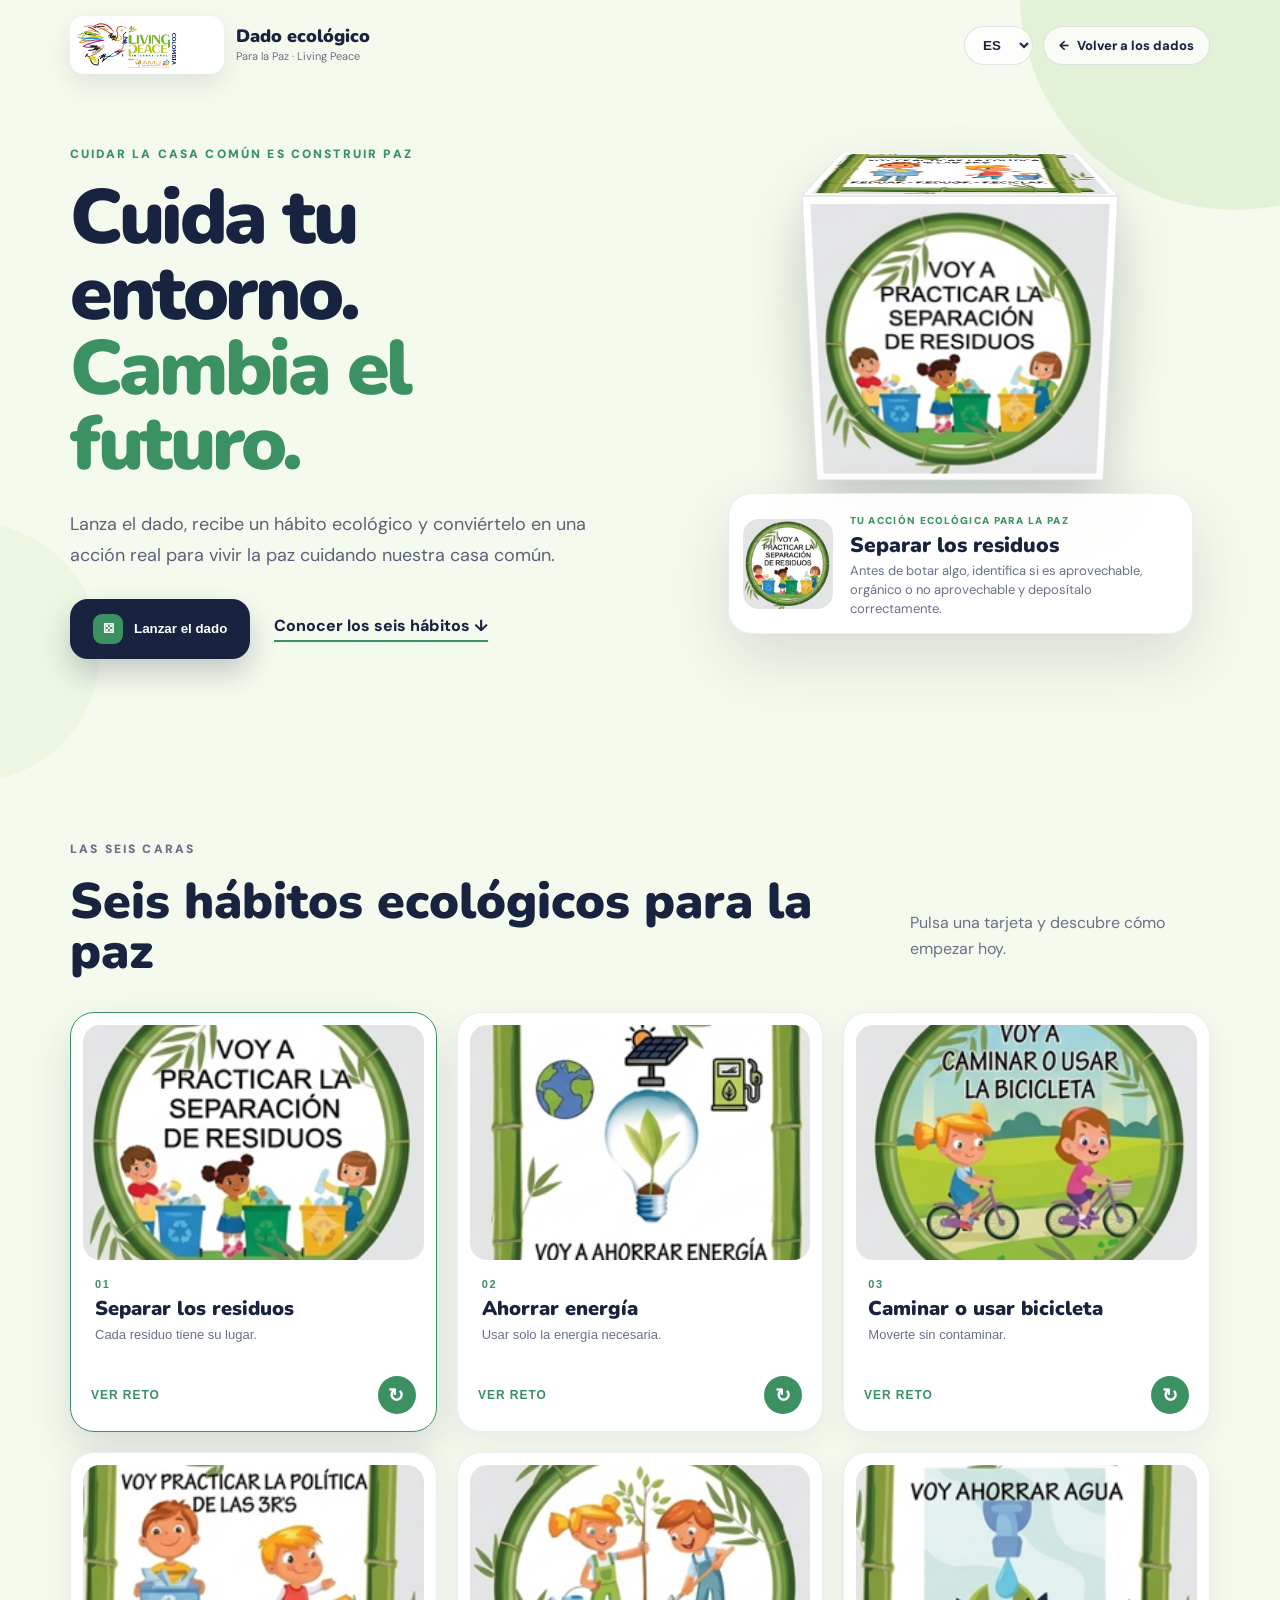
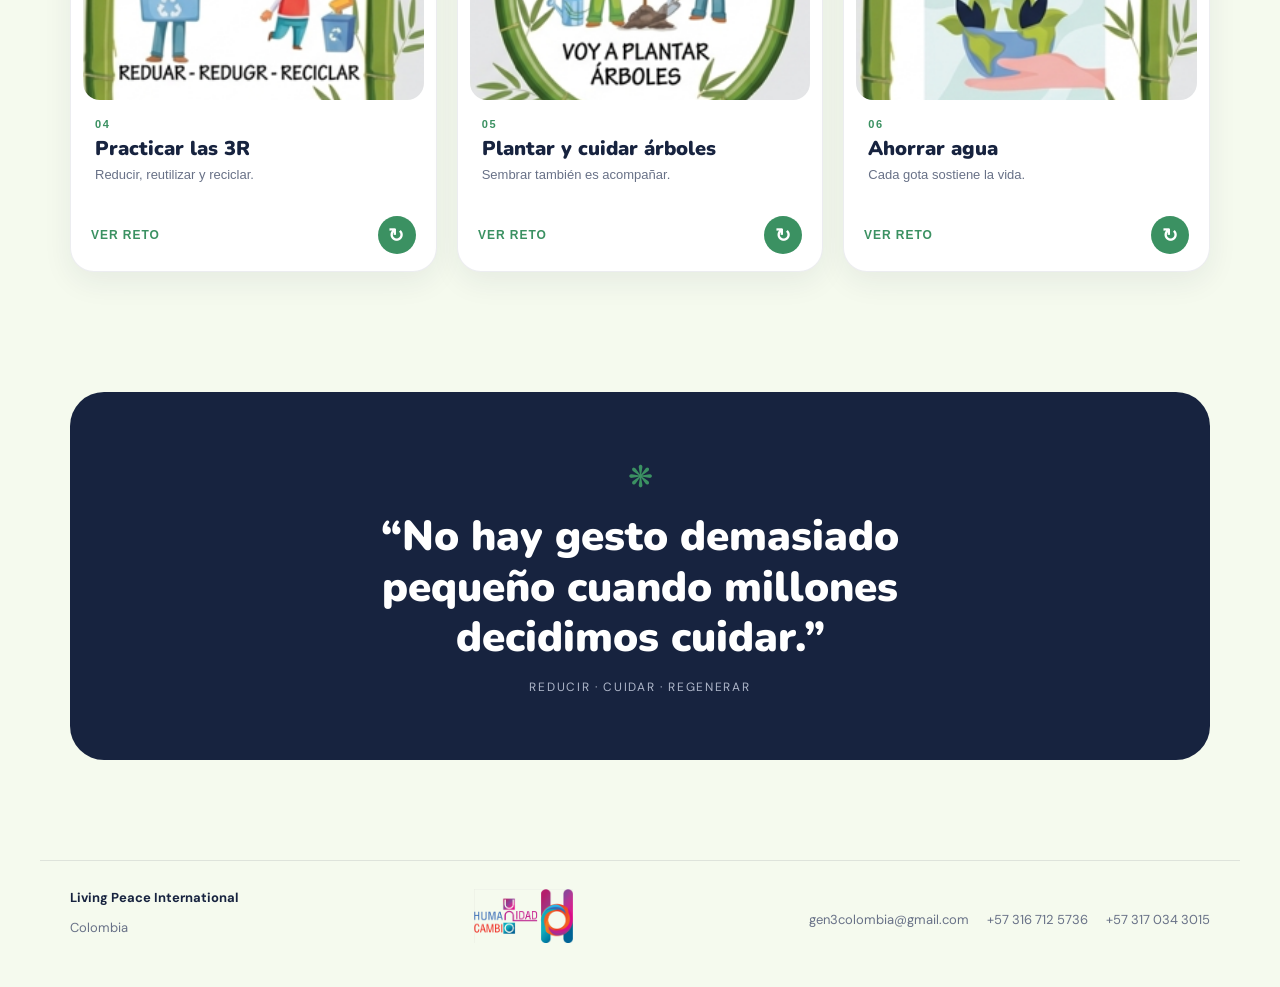
<file: dados/ecologico/index.html>
﻿<!doctype html><html lang="es"><head><meta charset="utf-8"><meta name="viewport" content="width=device-width,initial-scale=1"><meta name="theme-color" content="#eff8e9"><title>Dado ecológico para la Paz · Living Peace</title><link rel="icon" type="image/png" sizes="512x512" href="../../assets/favicon.png"><link rel="apple-touch-icon" href="../../assets/favicon.png"><link rel="preconnect" href="https://fonts.googleapis.com"><link rel="preconnect" href="https://fonts.gstatic.com" crossorigin><link href="https://fonts.googleapis.com/css2?family=DM+Sans:wght@400;500;600;700&family=Nunito:wght@700;800;900&display=swap" rel="stylesheet"><link rel="stylesheet" href="../../shared/dice.css"><style>:root{--cream:#f5faee;--accent:#3b9162;--accent-soft:#d8edc9}</style></head><body>
<div class="orb a"></div><div class="orb b"></div><header><a class="brand" href="../../index.html"><img class="brand-logo" src="../../assets/living-peace-logo.jpeg" alt="Living Peace International Colombia"><span><strong>Dado ecológico</strong><small>Para la Paz · Living Peace</small></span></a><div class="header-actions"><label class="language-picker"><select id="language" aria-label="Idioma"><option value="es">ES</option><option value="en">EN</option><option value="it">PT</option><option value="fr">IT</option></select></label><a class="back-link" href="../../index.html">← <span>Volver a los dados</span></a></div></header>
<main><section class="hero"><div><p class="eyebrow">CUIDAR LA CASA COMÚN ES CONSTRUIR PAZ</p><h1>Cuida tu entorno.<em>Cambia el futuro.</em></h1><p class="intro">Lanza el dado, recibe un hábito ecológico y conviértelo en una acción real para vivir la paz cuidando nuestra casa común.</p><div class="actions"><button class="roll" id="rollButton"><i>⚄</i>Lanzar el dado</button><a class="discover" href="#valores">Conocer los seis hábitos ↓</a></div></div><div class="experience"><div class="glow"></div><div class="scene"><div class="cube" id="cube"><div class="cube-face front"><img data-face="0" src="assets/separar-residuos.png" alt=""></div><div class="cube-face back"><img data-face="4" src="assets/plantar-arboles.png" alt=""></div><div class="cube-face right"><img data-face="1" src="assets/ahorrar-energia.png" alt=""></div><div class="cube-face left"><img data-face="2" src="assets/caminar-bicicleta.png" alt=""></div><div class="cube-face top"><img data-face="3" src="assets/tres-erres.png" alt=""></div><div class="cube-face bottom"><img data-face="5" src="assets/ahorrar-agua.png" alt=""></div></div></div><article class="result" id="result" aria-live="polite"><img id="resultImage" src="assets/separar-residuos.png" alt="Separar residuos"><div><small>TU ACCIÓN ECOLÓGICA PARA LA PAZ</small><h2 id="resultTitle">Separar los residuos</h2><p id="resultText">Antes de botar algo, identifica si es aprovechable, orgánico o no aprovechable y deposítalo correctamente.</p></div></article></div></section>
<section class="values" id="valores"><div class="section-head"><div><p class="eyebrow">LAS SEIS CARAS</p><h2>Seis hábitos ecológicos para la paz</h2></div><p>Pulsa una tarjeta y descubre cómo empezar hoy.</p></div><div class="grid" id="cardsGrid"></div></section><section class="closing"><span>❋</span><blockquote>“No hay gesto demasiado pequeño cuando millones decidimos cuidar.”</blockquote><p>Reducir · Cuidar · Regenerar</p></section></main>
<footer><div><strong>Living Peace International</strong><p>Colombia</p></div><img class="footer-logo" src="../../assets/humanidad-cambio-uno.png" alt="Humanidad Cambio UNO"><div><a href="mailto:gen3colombia@gmail.com">gen3colombia@gmail.com</a><a href="tel:+573167125736">+57 316 712 5736</a><a href="tel:+573170343015">+57 317 034 3015</a></div></footer>
<script>const img=(name,ext='jpg')=>({es:`assets/${name}.png`,en:`assets/en/${name}.${ext}`,it:`assets/it/${name}.jpg`,fr:`assets/fr/${name}.jpg`});window.DICE_CONFIG={defaultLang:'es',ui:{"es":{"back":"Volver a los dados","languageLabel":"Idioma","roll":"Lanzar el dado","sixFaces":"LAS SEIS CARAS","pageTitle":"Dado ecológico para la Paz · Living Peace","brandTitle":"Dado ecológico","brandSub":"Para la Paz · Living Peace","eyebrow":"CUIDAR LA CASA COMÚN ES CONSTRUIR PAZ","title":"Cuida tu entorno.<em>Cambia el futuro.</em>","intro":"Lanza el dado, recibe un hábito ecológico y conviértelo en una acción real para vivir la paz cuidando nuestra casa común.","discover":"Conocer los seis hábitos ↓","resultKicker":"TU ACCIÓN ECOLÓGICA PARA LA PAZ","valuesTitle":"Seis hábitos ecológicos para la paz","valuesIntro":"Pulsa una tarjeta y descubre cómo empezar hoy.","quote":"“No hay gesto demasiado pequeño cuando millones decidimos cuidar.”","closingWords":"Reducir · Cuidar · Regenerar"},"en":{"back":"Back to the dice collection","languageLabel":"Language","roll":"Roll the dice","sixFaces":"THE SIX SIDES","pageTitle":"Ecological Dice for Peace · Living Peace","brandTitle":"Ecological Dice","brandSub":"For Peace · Living Peace","eyebrow":"CARING FOR OUR COMMON HOME BUILDS PEACE","title":"Care for your surroundings.<em>Change the future.</em>","intro":"Roll the dice, receive an ecological habit and turn it into a real action for peace by caring for our common home.","discover":"Discover the six habits ↓","resultKicker":"YOUR ECOLOGICAL ACTION FOR PEACE","valuesTitle":"Six ecological habits for peace","valuesIntro":"Choose a card and discover how to begin today.","quote":"“No gesture is too small when millions of us decide to care.”","closingWords":"Reduce · Care · Regenerate"},"it":{"back":"Voltar aos dados","languageLabel":"Idioma","roll":"Lançar o dado","sixFaces":"AS SEIS FACES","pageTitle":"Dado ecológico para a Paz · Living Peace","brandTitle":"Dado ecológico","brandSub":"Para a Paz · Living Peace","eyebrow":"CUIDAR DA CASA COMUM É CONSTRUIR PAZ","title":"Cuide do seu entorno.<em>Mude o futuro.</em>","intro":"Lance o dado, receba um hábito ecológico e transforme-o em uma ação real de paz cuidando da casa comum.","discover":"Conhecer os seis hábitos ↓","resultKicker":"SUA AÇÃO ECOLÓGICA PARA A PAZ","valuesTitle":"Seis hábitos ecológicos para a paz","valuesIntro":"Toque em uma carta e descubra como começar hoje.","quote":"“Nenhum gesto é pequeno demais quando milhões decidem cuidar.”","closingWords":"Reduzir · Cuidar · Regenerar"},"fr":{"back":"Torna ai dadi","languageLabel":"Lingua","roll":"Lancia il dado","sixFaces":"LE SEI FACCE","pageTitle":"Dado ecologico per la Pace · Living Peace","brandTitle":"Dado ecologico","brandSub":"Per la Pace · Living Peace","eyebrow":"PRENDERSI CURA DELLA CASA COMUNE È COSTRUIRE PACE","title":"Prenditi cura del tuo ambiente.<em>Cambia il futuro.</em>","intro":"Lancia il dado, ricevi un’abitudine ecologica e trasformala in un’azione reale di pace prendendoti cura della casa comune.","discover":"Scopri le sei abitudini ↓","resultKicker":"LA TUA AZIONE ECOLOGICA PER LA PACE","valuesTitle":"Sei abitudini ecologiche per la pace","valuesIntro":"Scegli una carta e scopri come iniziare oggi.","quote":"“Nessun gesto è troppo piccolo quando milioni decidono di prendersi cura.”","closingWords":"Ridurre · Curare · Rigenerare"}},faces:[
{image:img('separar-residuos'),title:{es:'Separar los residuos',en:'Practice waste segregation',it:'Praticar a separação do lixo',fr:'Praticare la raccolta differenziata'},short:{es:'Cada residuo tiene su lugar.',en:'Every waste item has its place.',it:'Cada resíduo tem seu lugar.',fr:'Ogni rifiuto ha il suo posto.'},message:{es:'Antes de botar algo, identifica si es aprovechable, orgánico o no aprovechable y deposítalo correctamente.',en:'Before throwing something away, identify the correct bin and sort it responsibly.',it:'Antes de jogar algo fora, escolha a lixeira correta e separe com responsabilidade.',fr:'Prima di buttare qualcosa, scegli il contenitore giusto e separalo con responsabilità.'}},
{image:img('ahorrar-energia'),title:{es:'Ahorrar energía',en:'Conserve energy',it:'Conservar energia',fr:'Preservare l’energia'},short:{es:'Usar solo la energía necesaria.',en:'Use only the energy you need.',it:'Use apenas a energia necessária.',fr:'Usa solo l’energia necessaria.'},message:{es:'Apaga una luz o desconecta un aparato que no estés usando. Aprovecha siempre que puedas la luz natural.',en:'Turn off a light or unplug a device you are not using. Use natural light whenever possible.',it:'Apague uma luz ou desligue um aparelho que não está usando. Aproveite a luz natural sempre que puder.',fr:'Spegni una luce o scollega un apparecchio che non usi. Approfitta della luce naturale.'}},
{image:img('caminar-bicicleta'),title:{es:'Caminar o usar bicicleta',en:'Walk or ride a bicycle',it:'Caminhar ou andar de bicicleta',fr:'Camminare o andare in bicicletta'},short:{es:'Moverte sin contaminar.',en:'Move without polluting.',it:'Mover-se sem poluir.',fr:'Muoversi senza inquinare.'},message:{es:'Para un trayecto corto, camina o usa bicicleta si es seguro. Además de reducir emisiones, cuidas tu salud.',en:'For a short trip, walk or ride a bike when it is safe. You reduce emissions and care for your health.',it:'Para um trajeto curto, caminhe ou use bicicleta se for seguro. Você reduz emissões e cuida da saúde.',fr:'Per un tragitto breve, cammina o usa la bici quando è sicuro. Riduci emissioni e curi la salute.'}},
{image:img('tres-erres'),title:{es:'Practicar las 3R',en:'Practice the 3Rs',it:'Praticar os 3Rs',fr:'Praticare le 3R'},short:{es:'Reducir, reutilizar y reciclar.',en:'Reuse, reduce, recycle.',it:'Reutilizar, reduzir, reciclar.',fr:'Riutilizzare, ridurre, riciclare.'},message:{es:'Evita hoy un producto desechable, reutiliza algo que ya tienes y separa correctamente lo reciclable.',en:'Avoid one disposable product today, reuse something you already have and sort recyclables correctly.',it:'Evite hoje um produto descartável, reutilize algo e separe corretamente o reciclável.',fr:'Evita oggi un prodotto usa e getta, riutilizza qualcosa e separa bene il riciclabile.'}},
{image:img('plantar-arboles'),title:{es:'Plantar y cuidar árboles',en:'Plant trees',it:'Plantar árvores',fr:'Piantare alberi'},short:{es:'Sembrar también es acompañar.',en:'Planting also means caring.',it:'Plantar também é cuidar.',fr:'Piantare significa anche prendersi cura.'},message:{es:'Planta una especie adecuada para tu zona o ayuda a cuidar un árbol existente con agua, espacio y atención.',en:'Plant a species suited to your area or help care for an existing tree with water, space and attention.',it:'Plante uma espécie adequada à sua região ou cuide de uma árvore com água, espaço e atenção.',fr:'Pianta una specie adatta alla tua zona o cura un albero con acqua, spazio e attenzione.'}},
{image:img('ahorrar-agua'),title:{es:'Ahorrar agua',en:'Conserve water',it:'Conservar água',fr:'Conservare l’acqua'},short:{es:'Cada gota sostiene la vida.',en:'Every drop supports life.',it:'Cada gota sustenta a vida.',fr:'Ogni goccia sostiene la vita.'},message:{es:'Cierra la llave mientras no la necesites, toma duchas más cortas y reporta cualquier fuga que encuentres.',en:'Turn off the tap when you do not need it, take shorter showers and report leaks.',it:'Feche a torneira quando não precisar, tome banhos mais curtos e avise sobre vazamentos.',fr:'Chiudi il rubinetto quando non serve, fai docce più brevi e segnala le perdite.'}}
]}</script><script src="../../shared/dice.js"></script></body></html>
</file>
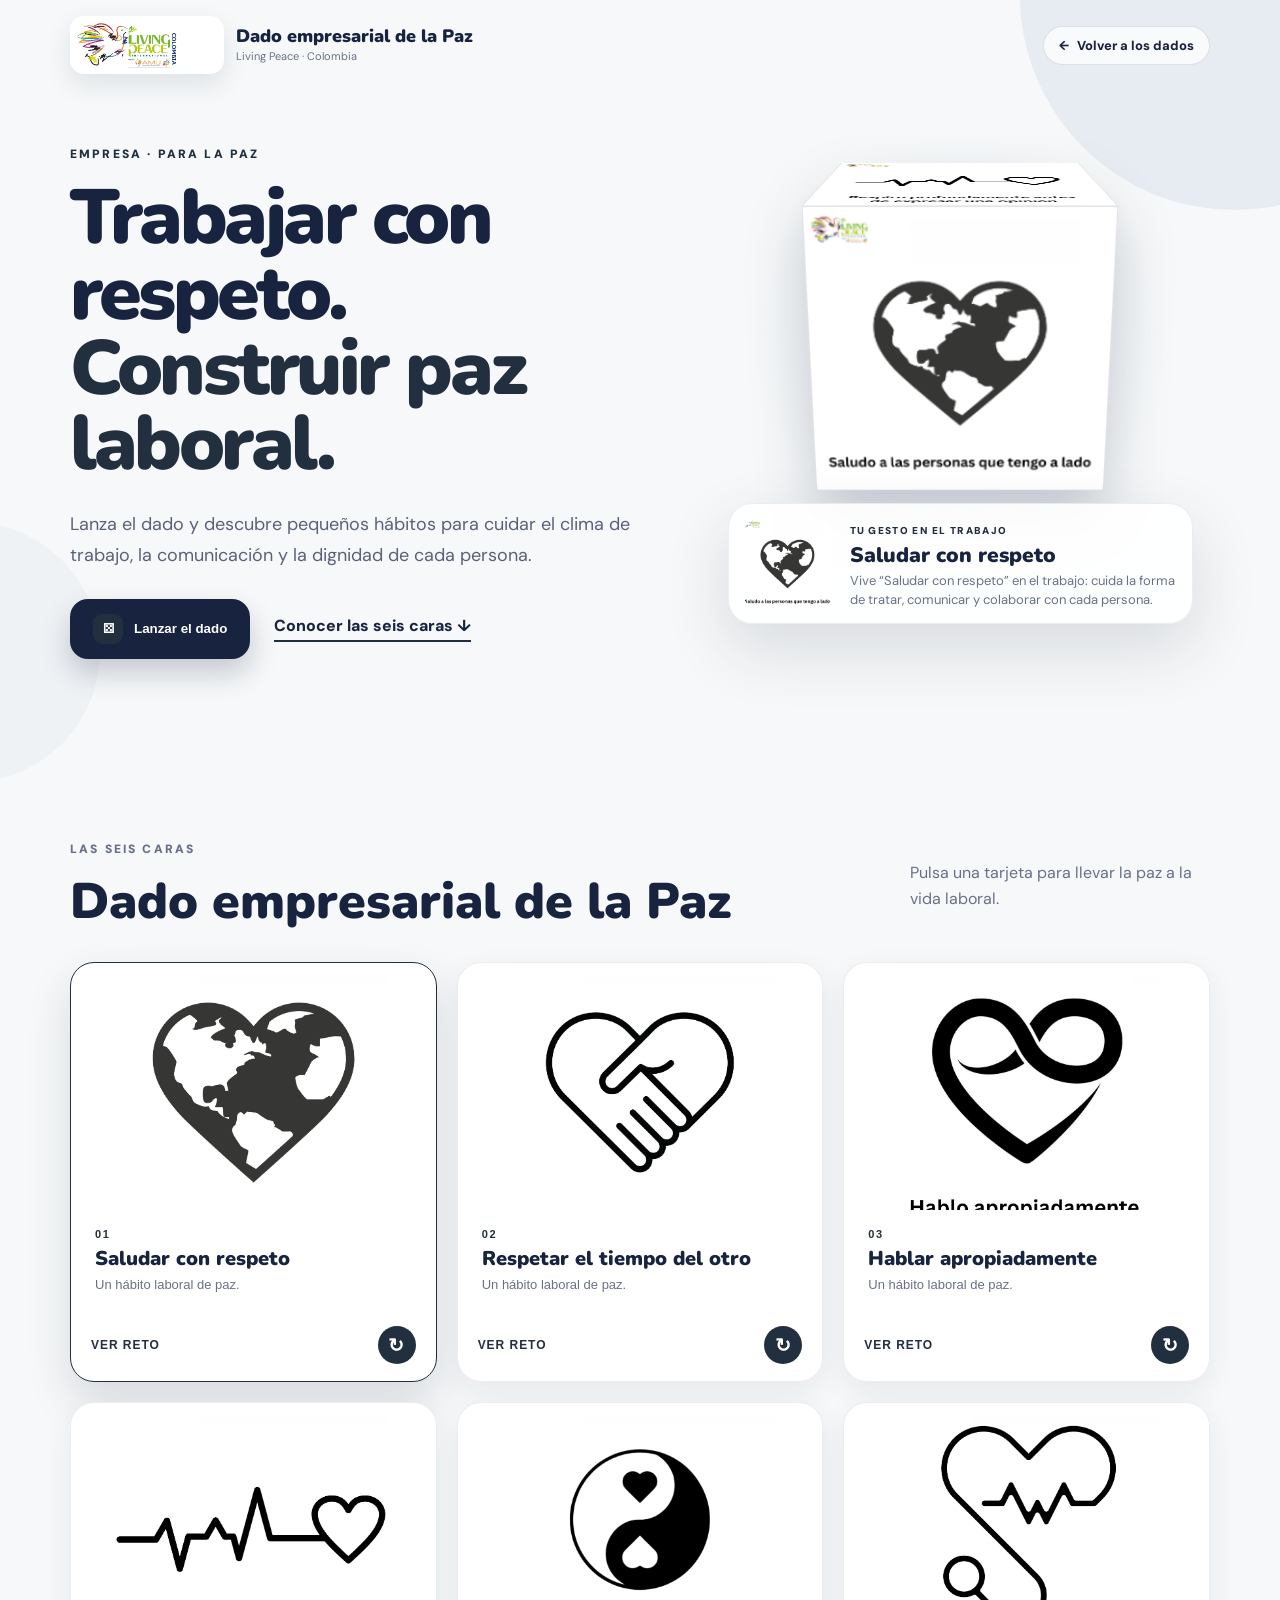
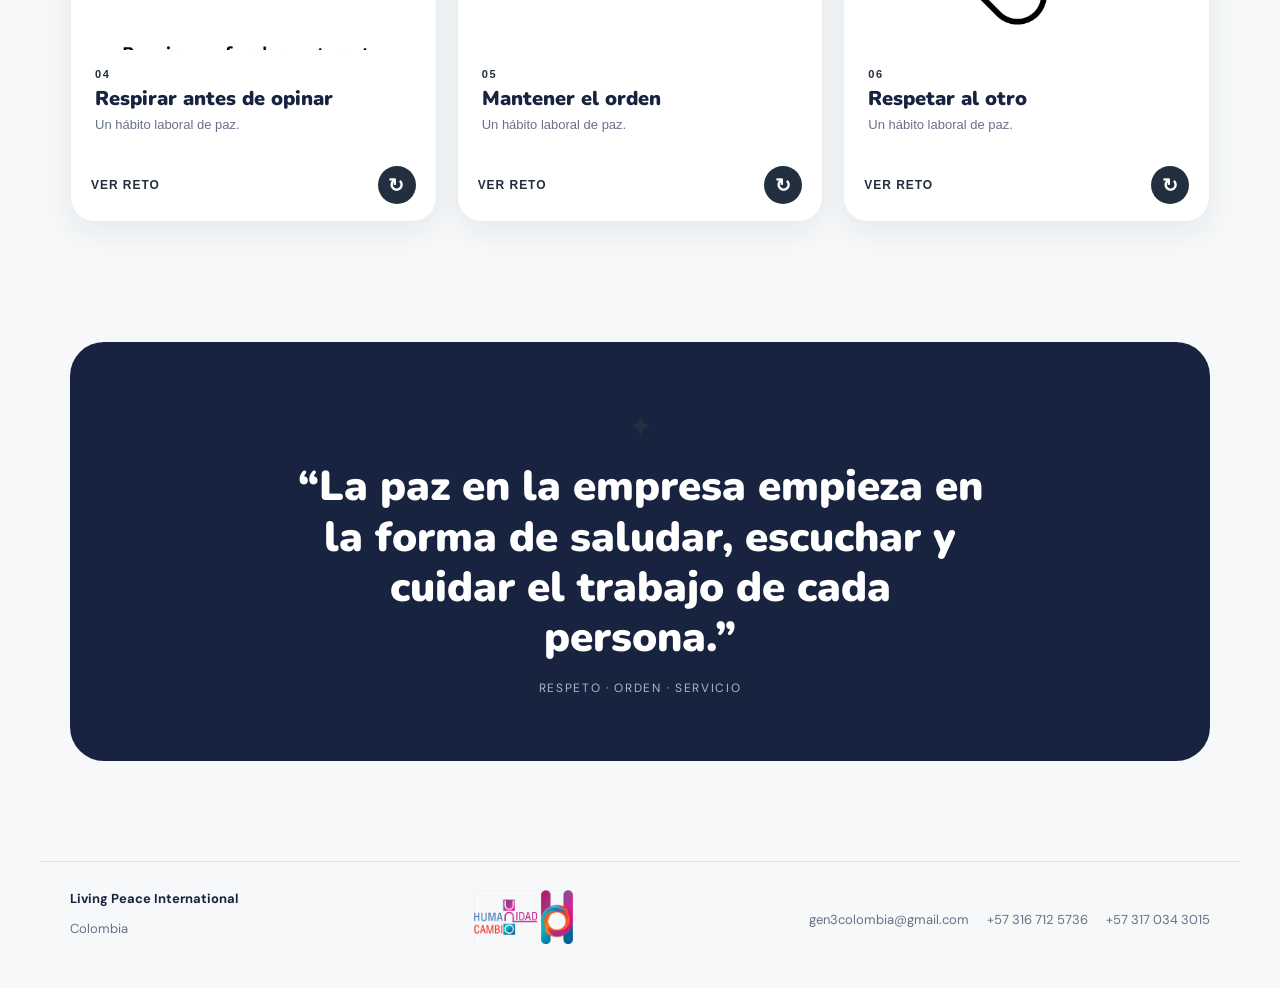
<file: dados/empresarial/index.html>
<!doctype html><html lang="es"><head><meta charset="utf-8"><meta name="viewport" content="width=device-width,initial-scale=1"><meta name="theme-color" content="#f6f8f9"><title>Dado empresarial de la Paz · Living Peace</title><link rel="icon" type="image/png" sizes="512x512" href="../../assets/favicon.png"><link rel="apple-touch-icon" href="../../assets/favicon.png"><link rel="preconnect" href="https://fonts.googleapis.com"><link rel="preconnect" href="https://fonts.gstatic.com" crossorigin><link href="https://fonts.googleapis.com/css2?family=DM+Sans:wght@400;500;600;700&family=Nunito:wght@700;800;900&display=swap" rel="stylesheet"><link rel="stylesheet" href="../../shared/dice.css"><style>:root{--cream:#f6f8f9;--accent:#222f3e;--accent-soft:#dce5ec}</style></head><body>
<div class="orb a"></div><div class="orb b"></div><header><a class="brand" href="../../index.html"><img class="brand-logo" src="../../assets/living-peace-logo.jpeg" alt="Living Peace International Colombia"><span><strong>Dado empresarial de la Paz</strong><small>Living Peace · Colombia</small></span></a><div class="header-actions"><a class="back-link" href="../../index.html">← <span>Volver a los dados</span></a></div></header>
<main><section class="hero"><div><p class="eyebrow">EMPRESA · PARA LA PAZ</p><h1>Trabajar con respeto.<em>Construir paz laboral.</em></h1><p class="intro">Lanza el dado y descubre pequeños hábitos para cuidar el clima de trabajo, la comunicación y la dignidad de cada persona.</p><div class="actions"><button class="roll" id="rollButton"><i>⚄</i>Lanzar el dado</button><a class="discover" href="#valores">Conocer las seis caras ↓</a></div></div><div class="experience"><div class="glow"></div><div class="scene"><div class="cube" id="cube"><div class="cube-face front"><img data-face="0" src="assets/es/face-1.jpg" alt=""></div><div class="cube-face back"><img data-face="4" src="assets/es/face-1.jpg" alt=""></div><div class="cube-face right"><img data-face="1" src="assets/es/face-1.jpg" alt=""></div><div class="cube-face left"><img data-face="2" src="assets/es/face-1.jpg" alt=""></div><div class="cube-face top"><img data-face="3" src="assets/es/face-1.jpg" alt=""></div><div class="cube-face bottom"><img data-face="5" src="assets/es/face-1.jpg" alt=""></div></div></div><article class="result" id="result" aria-live="polite"><img id="resultImage" src="assets/es/face-1.jpg" alt=""><div><small>TU GESTO EN EL TRABAJO</small><h2 id="resultTitle">Saludar con respeto</h2><p id="resultText">Vive esta cara como una acción concreta de paz.</p></div></article></div></section>
<section class="values" id="valores"><div class="section-head"><div><p class="eyebrow">LAS SEIS CARAS</p><h2>Dado empresarial de la Paz</h2></div><p>Pulsa una tarjeta para llevar la paz a la vida laboral.</p></div><div class="grid" id="cardsGrid"></div></section><section class="closing"><span>✦</span><blockquote>“La paz en la empresa empieza en la forma de saludar, escuchar y cuidar el trabajo de cada persona.”</blockquote><p>Respeto · Orden · Servicio</p></section></main>
<footer><div><strong>Living Peace International</strong><p>Colombia</p></div><img class="footer-logo" src="../../assets/humanidad-cambio-uno.png" alt="Humanidad Cambio UNO"><div><a href="mailto:gen3colombia@gmail.com">gen3colombia@gmail.com</a><a href="tel:+573167125736">+57 316 712 5736</a><a href="tel:+573170343015">+57 317 034 3015</a></div></footer>
<script>window.DICE_CONFIG={"defaultLang":"es","faces":[{"image":{"es":"assets/es/face-1.jpg"},"title":{"es":"Saludar con respeto"},"short":{"es":"Un hábito laboral de paz."},"message":{"es":"Vive “Saludar con respeto” en el trabajo: cuida la forma de tratar, comunicar y colaborar con cada persona."}},{"image":{"es":"assets/es/face-2.jpg"},"title":{"es":"Respetar el tiempo del otro"},"short":{"es":"Un hábito laboral de paz."},"message":{"es":"Vive “Respetar el tiempo del otro” en el trabajo: cuida la forma de tratar, comunicar y colaborar con cada persona."}},{"image":{"es":"assets/es/face-3.jpg"},"title":{"es":"Hablar apropiadamente"},"short":{"es":"Un hábito laboral de paz."},"message":{"es":"Vive “Hablar apropiadamente” en el trabajo: cuida la forma de tratar, comunicar y colaborar con cada persona."}},{"image":{"es":"assets/es/face-4.jpg"},"title":{"es":"Respirar antes de opinar"},"short":{"es":"Un hábito laboral de paz."},"message":{"es":"Vive “Respirar antes de opinar” en el trabajo: cuida la forma de tratar, comunicar y colaborar con cada persona."}},{"image":{"es":"assets/es/face-5.jpg"},"title":{"es":"Mantener el orden"},"short":{"es":"Un hábito laboral de paz."},"message":{"es":"Vive “Mantener el orden” en el trabajo: cuida la forma de tratar, comunicar y colaborar con cada persona."}},{"image":{"es":"assets/es/face-6.jpg"},"title":{"es":"Respetar al otro"},"short":{"es":"Un hábito laboral de paz."},"message":{"es":"Vive “Respetar al otro” en el trabajo: cuida la forma de tratar, comunicar y colaborar con cada persona."}}]};</script><script src="../../shared/dice.js"></script></body></html>
</file>
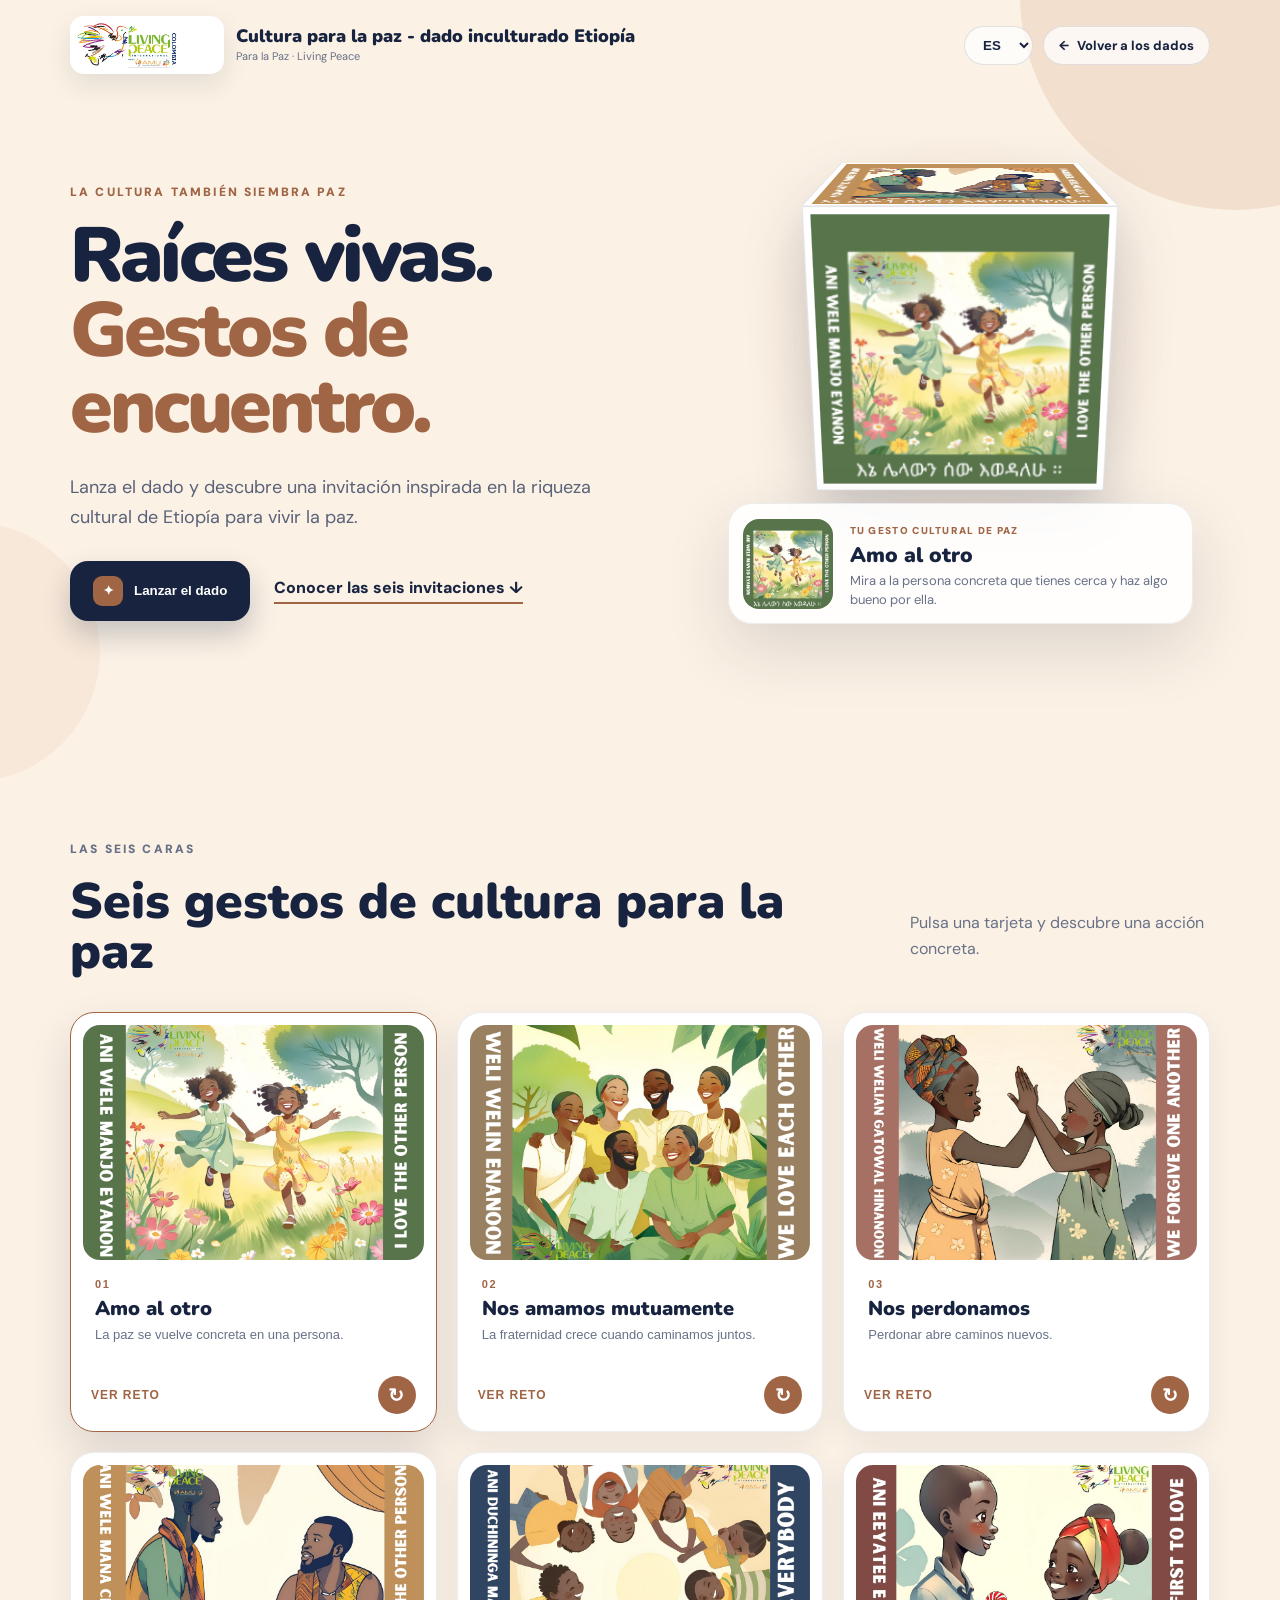
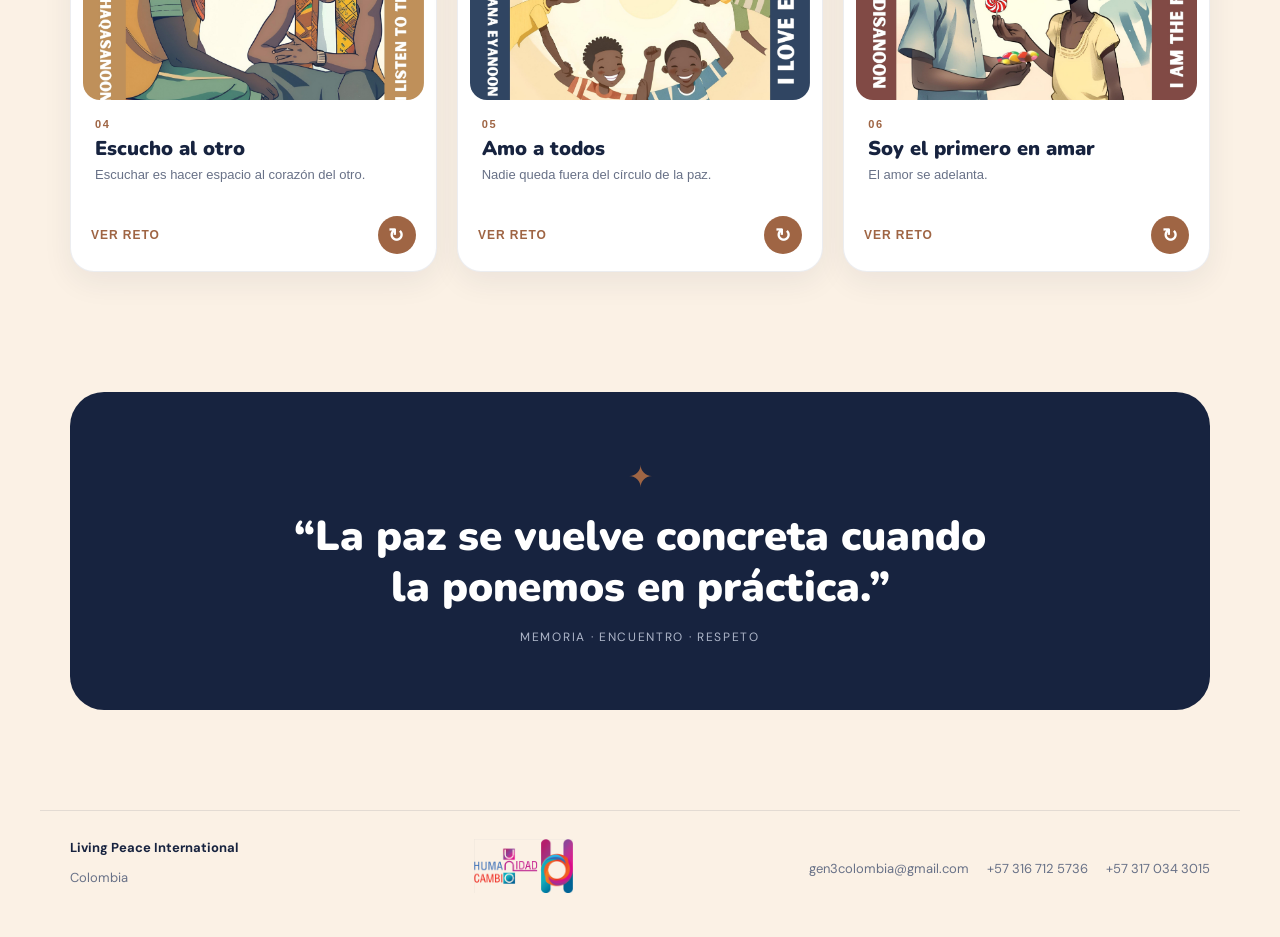
<file: dados/etiopia/index.html>
﻿<!doctype html><html lang="es"><head><meta charset="utf-8"><meta name="viewport" content="width=device-width,initial-scale=1"><meta name="theme-color" content="#f7efe5"><title>Cultura para la paz - dado inculturado Etiopía · Living Peace</title><link rel="icon" type="image/png" sizes="512x512" href="../../assets/favicon.png"><link rel="apple-touch-icon" href="../../assets/favicon.png"><link rel="preconnect" href="https://fonts.googleapis.com"><link rel="preconnect" href="https://fonts.gstatic.com" crossorigin><link href="https://fonts.googleapis.com/css2?family=DM+Sans:wght@400;500;600;700&family=Nunito:wght@700;800;900&display=swap" rel="stylesheet"><link rel="stylesheet" href="../../shared/dice.css"><style>:root{--cream:#fbf1e5;--accent:#9f6544;--accent-soft:#efd4bd}</style></head><body>
<div class="orb a"></div><div class="orb b"></div><header><a class="brand" href="../../index.html"><img class="brand-logo" src="../../assets/living-peace-logo.jpeg" alt="Living Peace International Colombia"><span><strong>Cultura para la paz - dado inculturado Etiopía</strong><small>Living Peace · Colombia</small></span></a><div class="header-actions"><label class="language-picker"><select id="language" aria-label="Idioma"><option value="es">ES</option><option value="en">EN</option><option value="pt">PT</option></select></label><a class="back-link" href="../../index.html">← <span>Volver a los dados</span></a></div></header>
<main><section class="hero"><div><p class="eyebrow">LA PAZ EN CADA CULTURA</p><h1>Un mismo mensaje.<em>Con rostro etíope.</em></h1><p class="intro">Este dado expresa las seis actitudes de la paz con imágenes inspiradas en la cultura etíope. Las tarjetas te ayudan a vivir la paz desde cada cara.</p><div class="actions"><button class="roll" id="rollButton"><i>✦</i>Lanzar el dado</button><a class="discover" href="#valores">Conocer las seis actitudes ↓</a></div></div><div class="experience"><div class="glow"></div><div class="scene"><div class="cube" id="cube"><div class="cube-face front"><img data-face="0" src="assets/amo-al-otro.jpg" alt=""></div><div class="cube-face back"><img data-face="4" src="assets/amo-a-todos.jpg" alt=""></div><div class="cube-face right"><img data-face="1" src="assets/amor-mutuo.jpg" alt=""></div><div class="cube-face left"><img data-face="2" src="assets/perdon.jpg" alt=""></div><div class="cube-face top"><img data-face="3" src="assets/escucha.jpg" alt=""></div><div class="cube-face bottom"><img data-face="5" src="assets/primero-en-amar.jpg" alt=""></div></div></div><article class="result" id="result" aria-live="polite"><img id="resultImage" src="assets/amo-al-otro.jpg" alt="Amo al otro"><div><small>TU ACTITUD DE PAZ</small><h2 id="resultTitle">Amo al otro</h2><p id="resultText">Mira a la persona concreta que tienes cerca y haz algo bueno por ella.</p></div></article></div></section>
<section class="values" id="valores"><div class="section-head"><div><p class="eyebrow">LAS SEIS CARAS</p><h2>Cultura para la paz - dado inculturado Etiopía</h2></div><p>Pulsa una tarjeta para descubrir cómo vivir cada actitud.</p></div><div class="grid" id="cardsGrid"></div></section><section class="closing"><span>✦</span><blockquote>“La paz habla muchos idiomas, pero siempre empieza con un gesto de amor.”</blockquote><p>Amar · Escuchar · Perdonar</p></section></main>
<footer><div><strong>Living Peace International</strong><p>Colombia</p></div><img class="footer-logo" src="../../assets/humanidad-cambio-uno.png" alt="Humanidad Cambio UNO"><div><a href="mailto:gen3colombia@gmail.com">gen3colombia@gmail.com</a><a href="tel:+573167125736">+57 316 712 5736</a><a href="tel:+573170343015">+57 317 034 3015</a></div></footer>
<script>const img=(name)=>({es:`assets/${name}.jpg`,en:`assets/en/${name}.jpg`,pt:`assets/pt/${name}.jpg`});window.DICE_CONFIG={defaultLang:'es',ui:{"es":{"back":"Volver a los dados","languageLabel":"Idioma","roll":"Lanzar el dado","sixFaces":"LAS SEIS CARAS","pageTitle":"Cultura para la paz - dado inculturado Etiopía · Living Peace","brandTitle":"Cultura para la paz - dado inculturado Etiopía","brandSub":"Para la Paz · Living Peace","eyebrow":"LA CULTURA TAMBIÉN SIEMBRA PAZ","title":"Raíces vivas.<em>Gestos de encuentro.</em>","intro":"Lanza el dado y descubre una invitación inspirada en la riqueza cultural de Etiopía para vivir la paz.","discover":"Conocer las seis invitaciones ↓","resultKicker":"TU GESTO CULTURAL DE PAZ","valuesTitle":"Seis gestos de cultura para la paz","valuesIntro":"Pulsa una tarjeta y descubre una acción concreta.","quote":"“La paz se vuelve concreta cuando la ponemos en práctica.”","closingWords":"Memoria · Encuentro · Respeto"},"en":{"back":"Back to the dice collection","languageLabel":"Language","roll":"Roll the dice","sixFaces":"THE SIX SIDES","pageTitle":"Culture for Peace - Ethiopian Inculturated Dice · Living Peace","brandTitle":"Culture for Peace - Ethiopian Inculturated Dice","brandSub":"For Peace · Living Peace","eyebrow":"CULTURE ALSO SOWS PEACE","title":"Living roots.<em>Gestures of encounter.</em>","intro":"Roll the dice and discover an invitation inspired by Ethiopia’s cultural richness to live peace.","discover":"Discover the six invitations ↓","resultKicker":"YOUR CULTURAL PEACE GESTURE","valuesTitle":"Six gestures of culture for peace","valuesIntro":"Choose a card and discover a concrete action.","quote":"“Peace becomes concrete when we put it into practice.”","closingWords":"Memory · Encounter · Respect"},"pt":{"back":"Voltar aos dados","languageLabel":"Idioma","roll":"Lançar o dado","sixFaces":"AS SEIS FACES","pageTitle":"Cultura para a paz - dado inculturado Etiópia · Living Peace","brandTitle":"Cultura para a paz - dado inculturado Etiópia","brandSub":"Para a Paz · Living Peace","eyebrow":"A CULTURA TAMBÉM SEMEIA PAZ","title":"Raízes vivas.<em>Gestos de encontro.</em>","intro":"Lance o dado e descubra um convite inspirado na riqueza cultural da Etiópia para viver a paz.","discover":"Conhecer os seis convites ↓","resultKicker":"SEU GESTO CULTURAL DE PAZ","valuesTitle":"Seis gestos de cultura para a paz","valuesIntro":"Toque em uma carta e descubra uma ação concreta.","quote":"“A paz se torna concreta quando a colocamos em prática.”","closingWords":"Memória · Encontro · Respeito"}},faces:[
{image:img('amo-al-otro'),title:{es:'Amo al otro',en:'I love the other person',pt:'Amo o outro'},short:{es:'La paz se vuelve concreta en una persona.',en:'Peace becomes concrete in one person.',pt:'A paz se torna concreta em uma pessoa.'},message:{es:'Mira a la persona concreta que tienes cerca y haz algo bueno por ella.',en:'Look at the person near you and do something good for them.',pt:'Olhe para a pessoa concreta que está perto de você e faça algo bom por ela.'}},
{image:img('amor-mutuo'),title:{es:'Nos amamos mutuamente',en:'We love each other',pt:'Ajudamo-nos reciprocamente'},short:{es:'La fraternidad crece cuando caminamos juntos.',en:'Fraternity grows when we walk together.',pt:'A fraternidade cresce quando caminhamos juntos.'},message:{es:'Acepta ayuda y ofrece la tuya: la paz también se construye en reciprocidad.',en:'Accept help and offer yours: peace is also built through reciprocity.',pt:'Aceite ajuda e ofereça a sua: a paz também se constrói na reciprocidade.'}},
{image:img('perdon'),title:{es:'Nos perdonamos',en:'We forgive one another',pt:'Perdoamo-nos um ao outro'},short:{es:'Perdonar abre caminos nuevos.',en:'Forgiveness opens new paths.',pt:'Perdoar abre novos caminhos.'},message:{es:'Suelta una ofensa pequeña, pide perdón si hace falta y permite recomenzar.',en:'Let go of a small hurt, ask forgiveness if needed and allow a new beginning.',pt:'Deixe passar uma pequena ofensa, peça perdão se for preciso e permita recomeçar.'}},
{image:img('escucha'),title:{es:'Escucho al otro',en:'I listen to the other person',pt:'Escuto o outro'},short:{es:'Escuchar es hacer espacio al corazón del otro.',en:'Listening makes room for the other person’s heart.',pt:'Escutar é abrir espaço para o coração do outro.'},message:{es:'Regala una conversación atenta, sin interrumpir ni preparar la respuesta demasiado rápido.',en:'Offer an attentive conversation without interrupting or preparing your answer too quickly.',pt:'Ofereça uma conversa atenta, sem interromper nem preparar a resposta rápido demais.'}},
{image:img('amo-a-todos'),title:{es:'Amo a todos',en:'I love everybody',pt:'Amo a todos'},short:{es:'Nadie queda fuera del círculo de la paz.',en:'No one stays outside the circle of peace.',pt:'Ninguém fica fora do círculo da paz.'},message:{es:'Incluye a alguien que suele quedar aparte y hazle sentir que pertenece.',en:'Include someone who is often left aside and make them feel they belong.',pt:'Inclua alguém que costuma ficar de lado e faça essa pessoa sentir que pertence.'}},
{image:img('primero-en-amar'),title:{es:'Soy el primero en amar',en:'I am the first to love',pt:'Sou o primeiro a amar'},short:{es:'El amor se adelanta.',en:'Love takes the first step.',pt:'O amor dá o primeiro passo.'},message:{es:'Da el primer paso sin esperar a que la otra persona lo haga primero.',en:'Take the first step without waiting for the other person to do it first.',pt:'Dê o primeiro passo sem esperar que a outra pessoa o faça primeiro.'}}
]}</script><script src="../../shared/dice.js"></script></body></html>
</file>
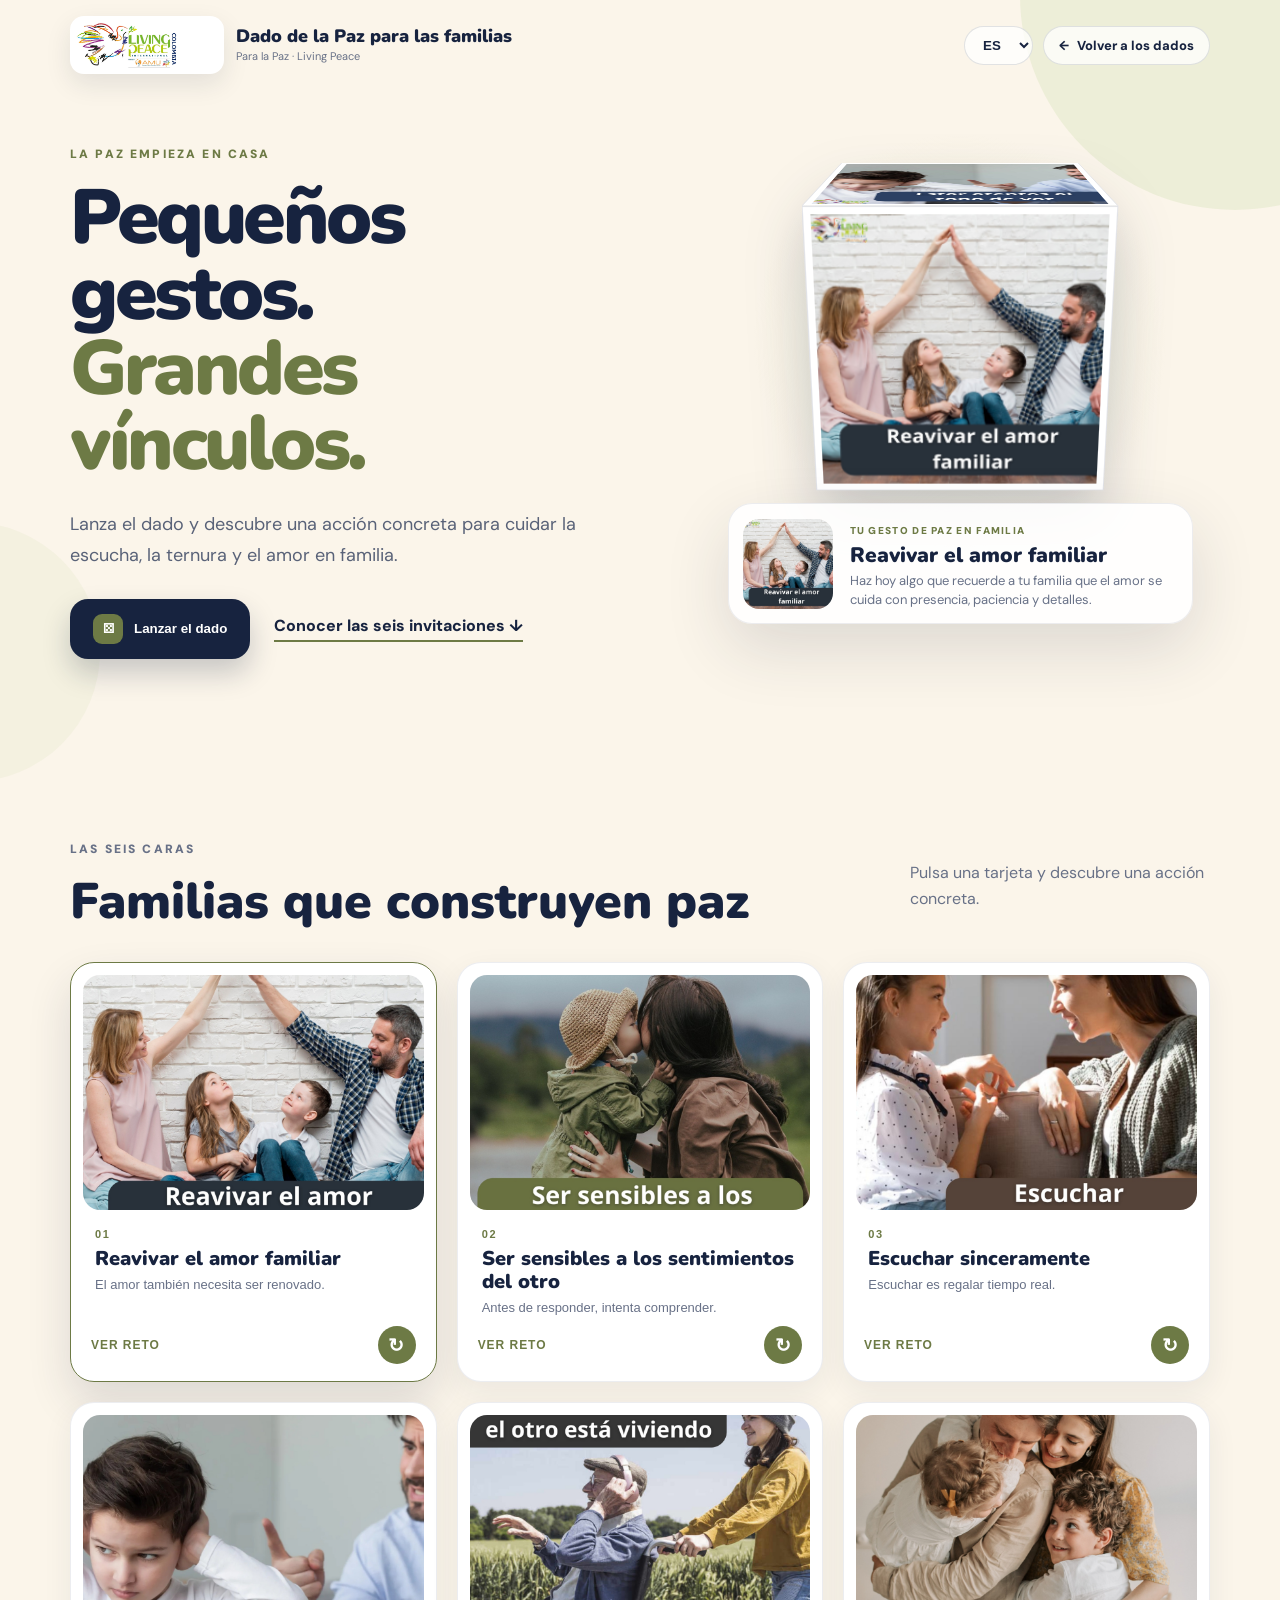
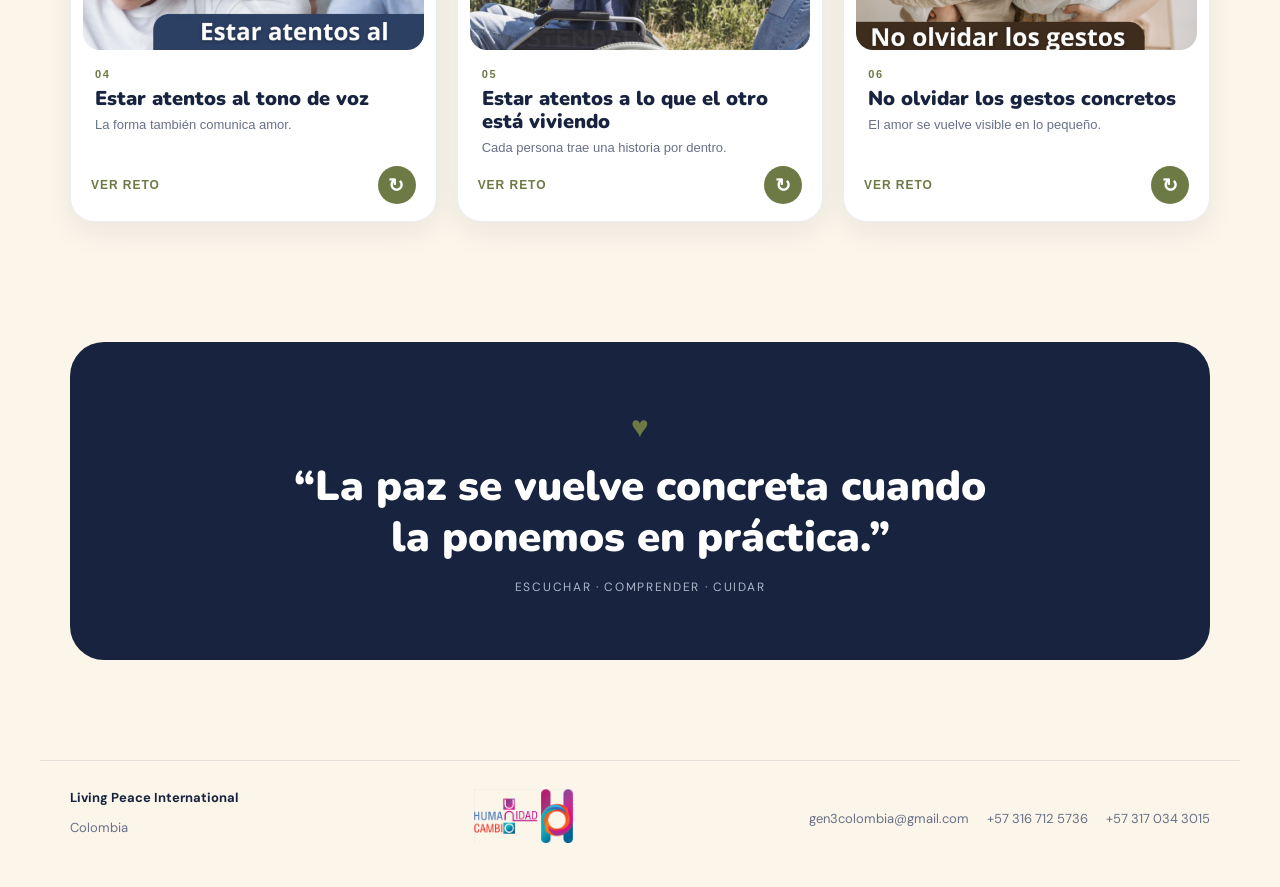
<file: dados/familias/index.html>
﻿<!doctype html><html lang="es"><head><meta charset="utf-8"><meta name="viewport" content="width=device-width,initial-scale=1"><meta name="theme-color" content="#f7f3ea"><title>Dado de la Paz para las familias · Living Peace</title><link rel="icon" type="image/png" sizes="512x512" href="../../assets/favicon.png"><link rel="apple-touch-icon" href="../../assets/favicon.png"><link rel="preconnect" href="https://fonts.googleapis.com"><link rel="preconnect" href="https://fonts.gstatic.com" crossorigin><link href="https://fonts.googleapis.com/css2?family=DM+Sans:wght@400;500;600;700&family=Nunito:wght@700;800;900&display=swap" rel="stylesheet"><link rel="stylesheet" href="../../shared/dice.css"><style>:root{--cream:#fbf5ea;--accent:#6d7a45;--accent-soft:#e5e9cb}</style></head><body>
<div class="orb a"></div><div class="orb b"></div><header><a class="brand" href="../../index.html"><img class="brand-logo" src="../../assets/living-peace-logo.jpeg" alt="Living Peace International Colombia"><span><strong>Dado para las familias</strong><small>Para la Paz · Living Peace</small></span></a><div class="header-actions"><label class="language-picker"><select id="language" aria-label="Idioma"><option value="es">ES</option><option value="en">EN</option><option value="it">IT</option><option value="fr">FR</option><option value="pt">PT</option></select></label><a class="back-link" href="../../index.html">← <span>Volver a los dados</span></a></div></header>
<main><section class="hero"><div><p class="eyebrow">LA PAZ EMPIEZA EN CASA</p><h1>Pequeños gestos.<em>Grandes vínculos.</em></h1><p class="intro">Lanza el dado y descubre una acción concreta para cuidar la escucha, la ternura y el amor; porque la familia también puede ser escuela de paz.</p><div class="actions"><button class="roll" id="rollButton"><i>⚄</i>Lanzar el dado</button><a class="discover" href="#valores">Conocer las seis acciones ↓</a></div></div><div class="experience"><div class="glow"></div><div class="scene"><div class="cube" id="cube"><div class="cube-face front"><img data-face="0" src="assets/reavivar-amor-familiar.jpg" alt=""></div><div class="cube-face back"><img data-face="4" src="assets/estar-atentos-vivencia.jpg" alt=""></div><div class="cube-face right"><img data-face="1" src="assets/ser-sensibles.jpg" alt=""></div><div class="cube-face left"><img data-face="2" src="assets/escuchar-sinceramente.jpg" alt=""></div><div class="cube-face top"><img data-face="3" src="assets/estar-atentos-tono.jpg" alt=""></div><div class="cube-face bottom"><img data-face="5" src="assets/gestos-concretos.jpg" alt=""></div></div></div><article class="result" id="result" aria-live="polite"><img id="resultImage" src="assets/reavivar-amor-familiar.jpg" alt="Reavivar el amor familiar"><div><small>TU GESTO DE PAZ EN FAMILIA</small><h2 id="resultTitle">Reavivar el amor familiar</h2><p id="resultText">Haz hoy algo que recuerde a tu familia que el amor se cuida con presencia, paciencia y detalles.</p></div></article></div></section>
<section class="values" id="valores"><div class="section-head"><div><p class="eyebrow">LAS SEIS CARAS</p><h2>Familias que construyen paz</h2></div><p>Pulsa una tarjeta para descubrir una acción sencilla.</p></div><div class="grid" id="cardsGrid"></div></section><section class="closing"><span>♥</span><blockquote>“La familia crece cuando cada uno decide cuidar al otro con gestos concretos.”</blockquote><p>Escuchar · Comprender · Cuidar</p></section></main>
<footer><div><strong>Living Peace International</strong><p>Colombia</p></div><img class="footer-logo" src="../../assets/humanidad-cambio-uno.png" alt="Humanidad Cambio UNO"><div><a href="mailto:gen3colombia@gmail.com">gen3colombia@gmail.com</a><a href="tel:+573167125736">+57 316 712 5736</a><a href="tel:+573170343015">+57 317 034 3015</a></div></footer>
<script>const img=(name)=>({es:`assets/${name}.jpg`,en:`assets/en/${name}.jpg`,it:`assets/it/${name}.jpg`,fr:`assets/fr/${name}.jpg`,pt:`assets/pt/${name}.jpg`});window.DICE_CONFIG={defaultLang:'es',ui:{"es":{"back":"Volver a los dados","languageLabel":"Idioma","roll":"Lanzar el dado","sixFaces":"LAS SEIS CARAS","pageTitle":"Dado de la Paz para las familias · Living Peace","brandTitle":"Dado de la Paz para las familias","brandSub":"Para la Paz · Living Peace","eyebrow":"LA PAZ EMPIEZA EN CASA","title":"Pequeños gestos.<em>Grandes vínculos.</em>","intro":"Lanza el dado y descubre una acción concreta para cuidar la escucha, la ternura y el amor en familia.","discover":"Conocer las seis invitaciones ↓","resultKicker":"TU GESTO DE PAZ EN FAMILIA","valuesTitle":"Familias que construyen paz","valuesIntro":"Pulsa una tarjeta y descubre una acción concreta.","quote":"“La paz se vuelve concreta cuando la ponemos en práctica.”","closingWords":"Escuchar · Comprender · Cuidar"},"en":{"back":"Back to the dice collection","languageLabel":"Language","roll":"Roll the dice","sixFaces":"THE SIX SIDES","pageTitle":"Peace Dice for Families · Living Peace","brandTitle":"Peace Dice for Families","brandSub":"For Peace · Living Peace","eyebrow":"PEACE BEGINS AT HOME","title":"Small gestures.<em>Deep bonds.</em>","intro":"Roll the dice and discover a concrete action to care for listening, tenderness and love in the family.","discover":"Discover the six invitations ↓","resultKicker":"YOUR FAMILY PEACE GESTURE","valuesTitle":"Families that build peace","valuesIntro":"Choose a card and discover a concrete action.","quote":"“Peace becomes concrete when we put it into practice.”","closingWords":"Listen · Understand · Care"},"it":{"back":"Torna ai dadi","languageLabel":"Lingua","roll":"Lancia il dado","sixFaces":"LE SEI FACCE","pageTitle":"Dado della Pace per le famiglie · Living Peace","brandTitle":"Dado della Pace per le famiglie","brandSub":"Per la Pace · Living Peace","eyebrow":"LA PACE INIZIA IN CASA","title":"Piccoli gesti.<em>Legami grandi.</em>","intro":"Lancia il dado e scopri un’azione concreta per custodire ascolto, tenerezza e amore in famiglia.","discover":"Scopri i sei inviti ↓","resultKicker":"IL TUO GESTO DI PACE IN FAMIGLIA","valuesTitle":"Famiglie che costruiscono pace","valuesIntro":"Scegli una carta e scopri un’azione concreta.","quote":"“La pace diventa concreta quando la mettiamo in pratica.”","closingWords":"Ascoltare · Comprendere · Prendersi cura"},"fr":{"back":"Retour aux dés","languageLabel":"Langue","roll":"Lancer le dé","sixFaces":"LES SIX FACES","pageTitle":"Dé de la Paix pour les familles · Living Peace","brandTitle":"Dé de la Paix pour les familles","brandSub":"Pour la Paix · Living Peace","eyebrow":"LA PAIX COMMENCE À LA MAISON","title":"Petits gestes.<em>Grands liens.</em>","intro":"Lance le dé et découvre une action concrète pour prendre soin de l’écoute, de la tendresse et de l’amour en famille.","discover":"Découvrir les six invitations ↓","resultKicker":"TON GESTE DE PAIX EN FAMILLE","valuesTitle":"Des familles qui construisent la paix","valuesIntro":"Choisis une carte et découvre une action concrète.","quote":"“La paix devient concrète quand nous la mettons en pratique.”","closingWords":"Écouter · Comprendre · Prendre soin"},"pt":{"back":"Voltar aos dados","languageLabel":"Idioma","roll":"Lançar o dado","sixFaces":"AS SEIS FACES","pageTitle":"Dado da Paz para as famílias · Living Peace","brandTitle":"Dado da Paz para as famílias","brandSub":"Para a Paz · Living Peace","eyebrow":"A PAZ COMEÇA EM CASA","title":"Pequenos gestos.<em>Grandes vínculos.</em>","intro":"Lance o dado e descubra uma ação concreta para cuidar da escuta, da ternura e do amor em família.","discover":"Conhecer os seis convites ↓","resultKicker":"SEU GESTO DE PAZ EM FAMÍLIA","valuesTitle":"Famílias que constroem paz","valuesIntro":"Toque em uma carta e descubra uma ação concreta.","quote":"“A paz se torna concreta quando a colocamos em prática.”","closingWords":"Escutar · Compreender · Cuidar"}},faces:[
{image:img('reavivar-amor-familiar'),title:{es:'Reavivar el amor familiar',en:'Revive family love',it:"Ravvivare l’amore familiare",fr:"Raviver l’amour familial",pt:'Reavivar o amor familiar'},short:{es:'El amor también necesita ser renovado.',en:'Love also needs to be renewed.',it:'Anche l’amore ha bisogno di rinnovarsi.',fr:"L’amour a aussi besoin d’être renouvelé.",pt:'O amor também precisa ser renovado.'},message:{es:'Haz hoy algo que recuerde a tu familia que el amor se cuida con presencia, paciencia y detalles.',en:'Do something today that reminds your family love is cared for with presence, patience and details.',it:'Fai oggi qualcosa che ricordi alla tua famiglia che l’amore si cura con presenza, pazienza e gesti concreti.',fr:"Fais aujourd’hui un geste qui rappelle à ta famille que l’amour se soigne avec présence, patience et attention.",pt:'Faça hoje algo que lembre à sua família que o amor se cuida com presença, paciência e detalhes.'}},
{image:img('ser-sensibles'),title:{es:'Ser sensibles a los sentimientos del otro',en:'Be sensitive to the feelings of others',it:"Essere sensibili ai sentimenti dell’altro",fr:"Être sensibles aux sentiments de l’autre",pt:'Ser sensíveis aos sentimentos do outro'},short:{es:'Antes de responder, intenta comprender.',en:'Before answering, try to understand.',it:'Prima di rispondere, prova a capire.',fr:'Avant de répondre, essaie de comprendre.',pt:'Antes de responder, procure compreender.'},message:{es:'Observa cómo se siente alguien de tu familia y acércate con respeto, sin juzgar ni apresurar.',en:'Notice how someone in your family feels and approach with respect, without judging or rushing.',it:'Osserva come si sente qualcuno della tua famiglia e avvicinati con rispetto, senza giudicare.',fr:"Observe ce que ressent une personne de ta famille et approche-toi avec respect, sans juger.",pt:'Observe como alguém da sua família se sente e aproxime-se com respeito, sem julgar.'}},
{image:img('escuchar-sinceramente'),title:{es:'Escuchar sinceramente',en:'Listen sincerely',it:'Ascoltare sinceramente',fr:'Écouter sincèrement',pt:'Ouvir sinceramente'},short:{es:'Escuchar es regalar tiempo real.',en:'Listening means giving real time.',it:'Ascoltare è donare tempo vero.',fr:'Écouter, c’est offrir du vrai temps.',pt:'Ouvir é oferecer tempo de verdade.'},message:{es:'Deja el celular a un lado, mira a la persona y escucha hasta el final antes de contestar.',en:'Put your phone aside, look at the person and listen to the end before replying.',it:'Metti da parte il telefono, guarda la persona e ascolta fino alla fine prima di rispondere.',fr:'Mets le téléphone de côté, regarde la personne et écoute jusqu’au bout avant de répondre.',pt:'Deixe o celular de lado, olhe para a pessoa e escute até o fim antes de responder.'}},
{image:img('estar-atentos-tono'),title:{es:'Estar atentos al tono de voz',en:'Be attentive to the tone of your voice',it:'Stare attenti al tono di voce',fr:'Être attentif au ton de la voix',pt:'Estar atento ao tom de voz'},short:{es:'La forma también comunica amor.',en:'The way we speak also communicates love.',it:'Anche il modo di parlare comunica amore.',fr:'La manière de parler communique aussi l’amour.',pt:'A forma de falar também comunica amor.'},message:{es:'Cuida el tono con el que hablas, especialmente cuando hay cansancio o desacuerdo.',en:'Care for your tone of voice, especially when there is tiredness or disagreement.',it:'Cura il tono con cui parli, soprattutto quando c’è stanchezza o disaccordo.',fr:'Soigne le ton avec lequel tu parles, surtout quand il y a fatigue ou désaccord.',pt:'Cuide do tom com que fala, especialmente quando há cansaço ou desacordo.'}},
{image:img('estar-atentos-vivencia'),title:{es:'Estar atentos a lo que el otro está viviendo',en:'Be attentive to what the other is going through',it:"Essere attenti a ciò che l’altro sta vivendo",fr:"Être attentif à ce que l’autre vit",pt:'Estar atento ao que o outro está vivendo'},short:{es:'Cada persona trae una historia por dentro.',en:'Every person carries an inner story.',it:'Ogni persona porta dentro una storia.',fr:'Chaque personne porte une histoire intérieure.',pt:'Cada pessoa carrega uma história por dentro.'},message:{es:'Pregunta con cariño cómo está viviendo su día y ofrece ayuda concreta si la necesita.',en:'Ask kindly how their day is going and offer concrete help if needed.',it:'Chiedi con affetto come sta vivendo la giornata e offri un aiuto concreto se serve.',fr:'Demande avec affection comment se passe sa journée et offre une aide concrète si besoin.',pt:'Pergunte com carinho como está sendo o dia e ofereça ajuda concreta se precisar.'}},
{image:img('gestos-concretos'),title:{es:'No olvidar los gestos concretos',en:'Do not forget concrete gestures',it:'Non dimenticare i gesti concreti',fr:'Ne pas oublier les gestes concrets',pt:'Não esquecer os gestos concretos'},short:{es:'El amor se vuelve visible en lo pequeño.',en:'Love becomes visible in small things.',it:'L’amore diventa visibile nelle piccole cose.',fr:"L’amour devient visible dans les petites choses.",pt:'O amor se torna visível nas pequenas coisas.'},message:{es:'Realiza un gesto sencillo: ordenar algo, preparar un detalle, pedir perdón o agradecer.',en:'Make a simple gesture: tidy something, prepare a detail, ask forgiveness or say thank you.',it:'Fai un gesto semplice: riordina qualcosa, prepara un dettaglio, chiedi scusa o ringrazia.',fr:'Fais un geste simple : ranger quelque chose, préparer une attention, demander pardon ou remercier.',pt:'Faça um gesto simples: arrumar algo, preparar um detalhe, pedir perdão ou agradecer.'}}
]}</script><script src="../../shared/dice.js"></script></body></html>
</file>
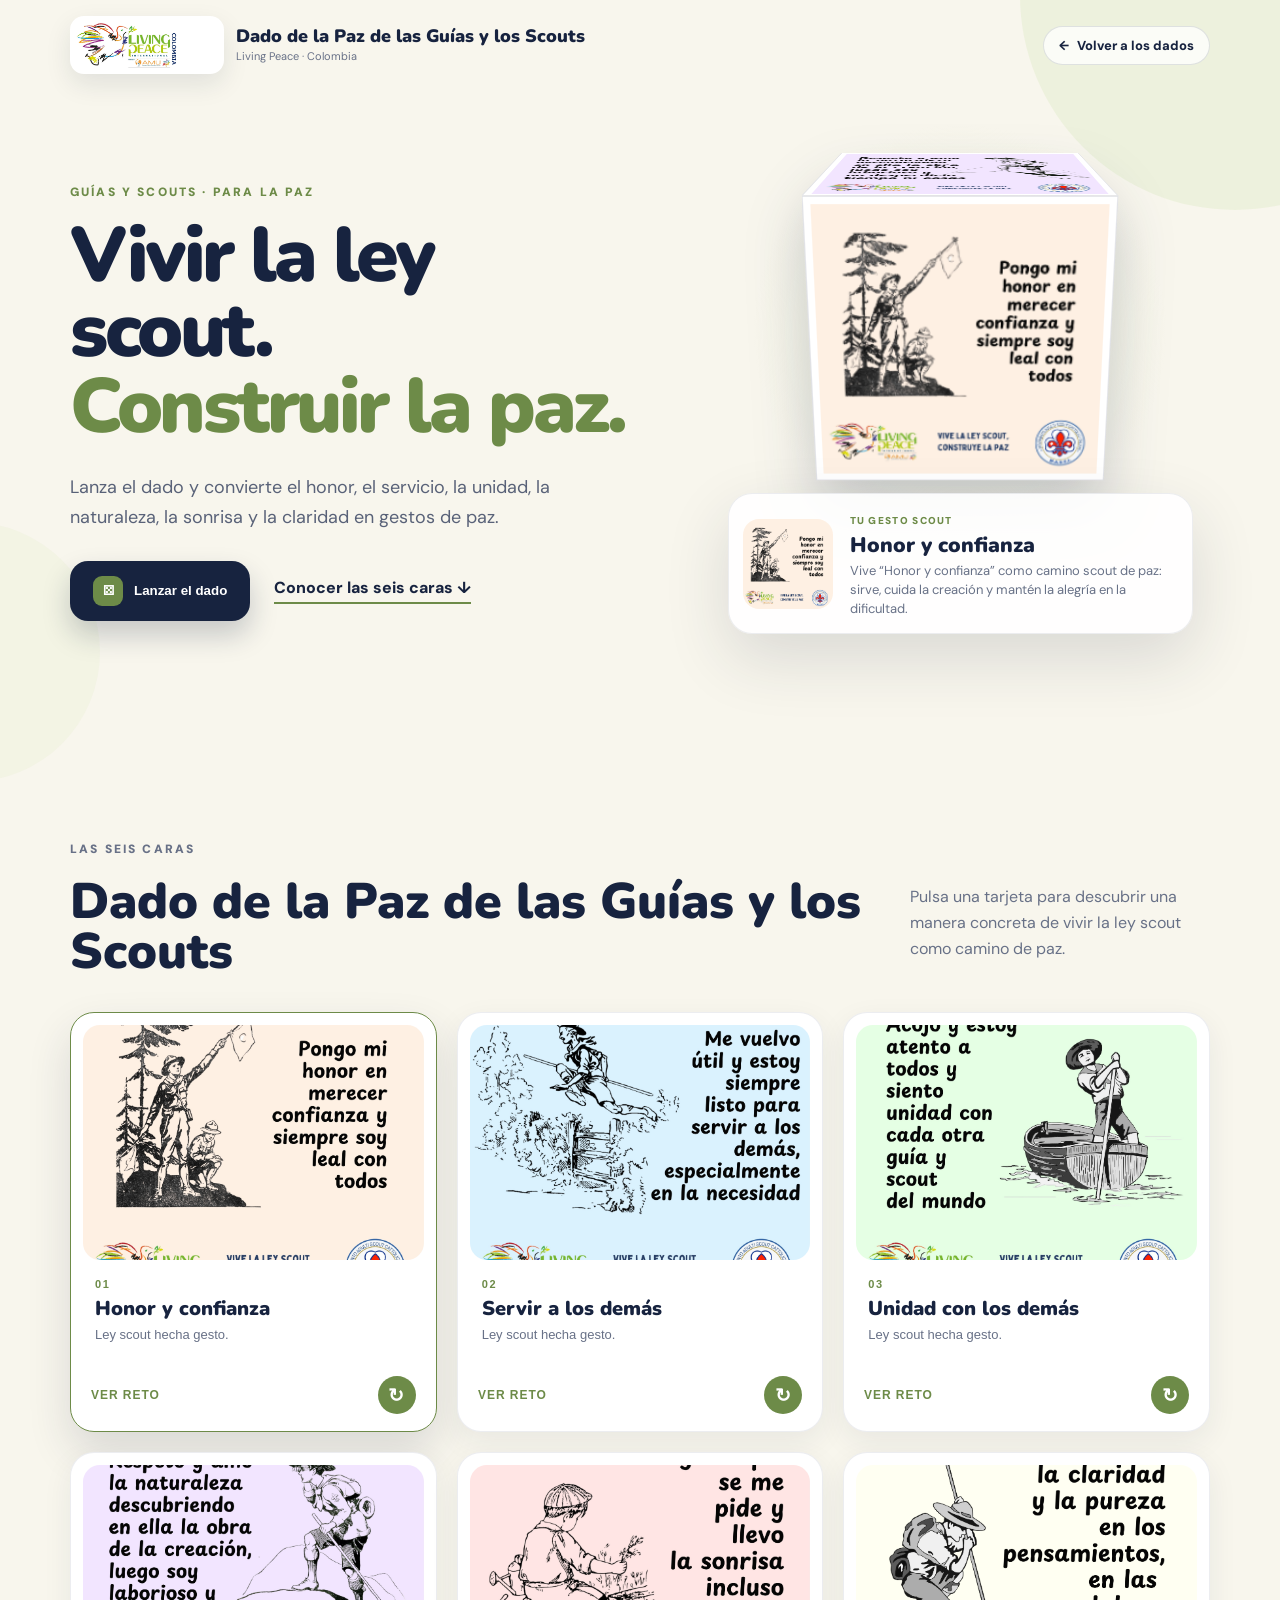
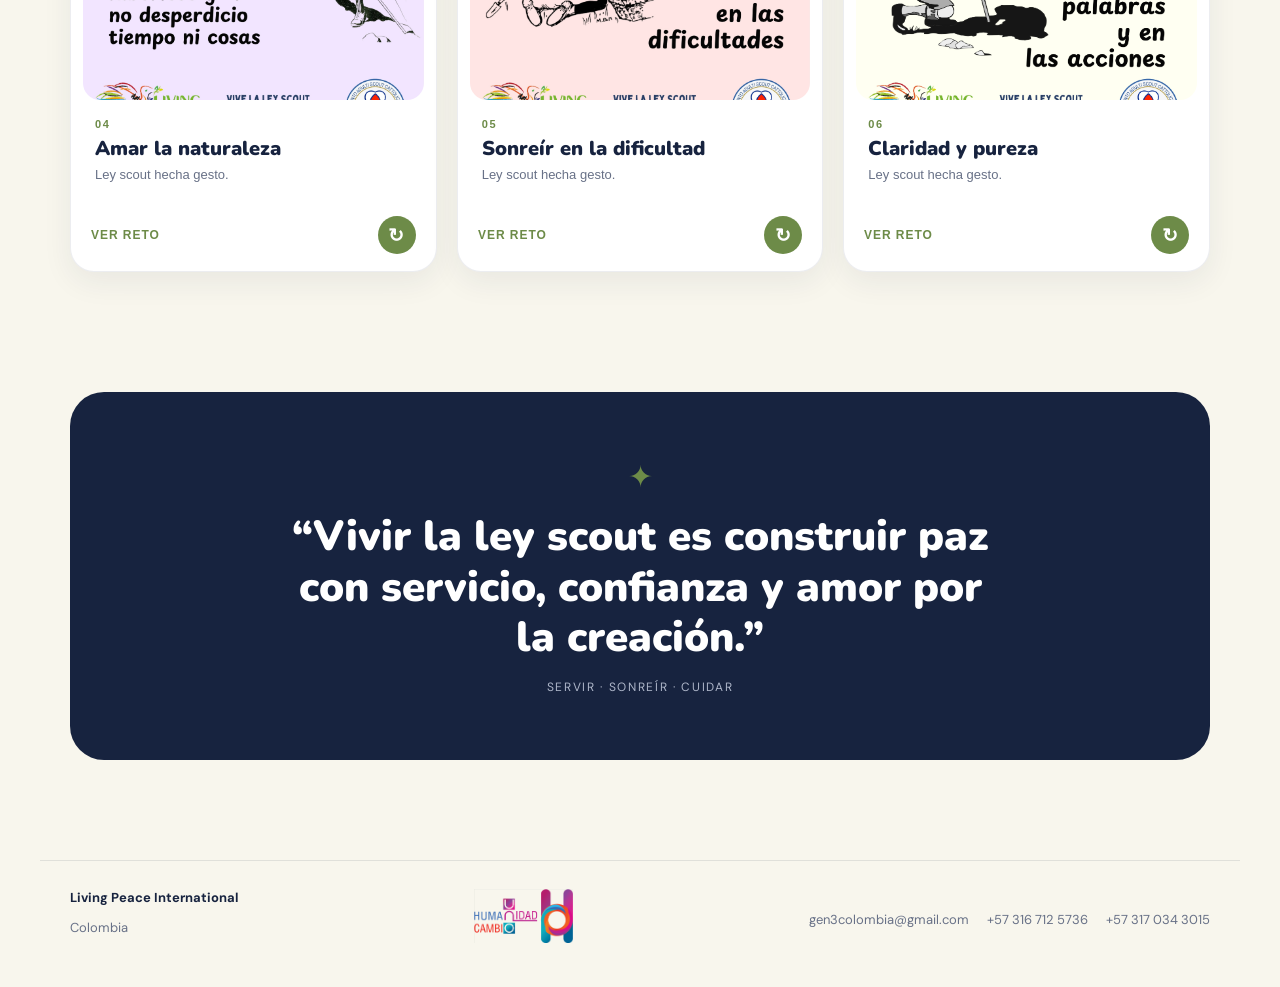
<file: dados/guias-scouts/index.html>
<!doctype html><html lang="es"><head><meta charset="utf-8"><meta name="viewport" content="width=device-width,initial-scale=1"><meta name="theme-color" content="#f8f6ed"><title>Dado de la Paz de las Guías y los Scouts · Living Peace</title><link rel="icon" type="image/png" sizes="512x512" href="../../assets/favicon.png"><link rel="apple-touch-icon" href="../../assets/favicon.png"><link rel="preconnect" href="https://fonts.googleapis.com"><link rel="preconnect" href="https://fonts.gstatic.com" crossorigin><link href="https://fonts.googleapis.com/css2?family=DM+Sans:wght@400;500;600;700&family=Nunito:wght@700;800;900&display=swap" rel="stylesheet"><link rel="stylesheet" href="../../shared/dice.css"><style>:root{--cream:#f8f6ed;--accent:#6d8b48;--accent-soft:#e6efd2}</style></head><body>
<div class="orb a"></div><div class="orb b"></div><header><a class="brand" href="../../index.html"><img class="brand-logo" src="../../assets/living-peace-logo.jpeg" alt="Living Peace International Colombia"><span><strong>Dado de la Paz de las Guías y los Scouts</strong><small>Living Peace · Colombia</small></span></a><div class="header-actions"><a class="back-link" href="../../index.html">← <span>Volver a los dados</span></a></div></header>
<main><section class="hero"><div><p class="eyebrow">GUÍAS Y SCOUTS · PARA LA PAZ</p><h1>Vivir la ley scout.<em>Construir la paz.</em></h1><p class="intro">Lanza el dado y convierte el honor, el servicio, la unidad, la naturaleza, la sonrisa y la claridad en gestos de paz.</p><div class="actions"><button class="roll" id="rollButton"><i>⚄</i>Lanzar el dado</button><a class="discover" href="#valores">Conocer las seis caras ↓</a></div></div><div class="experience"><div class="glow"></div><div class="scene"><div class="cube" id="cube"><div class="cube-face front"><img data-face="0" src="assets/es/face-1.jpg" alt=""></div><div class="cube-face back"><img data-face="4" src="assets/es/face-1.jpg" alt=""></div><div class="cube-face right"><img data-face="1" src="assets/es/face-1.jpg" alt=""></div><div class="cube-face left"><img data-face="2" src="assets/es/face-1.jpg" alt=""></div><div class="cube-face top"><img data-face="3" src="assets/es/face-1.jpg" alt=""></div><div class="cube-face bottom"><img data-face="5" src="assets/es/face-1.jpg" alt=""></div></div></div><article class="result" id="result" aria-live="polite"><img id="resultImage" src="assets/es/face-1.jpg" alt=""><div><small>TU GESTO SCOUT</small><h2 id="resultTitle">Honor y confianza</h2><p id="resultText">Vive esta cara como una acción concreta de paz.</p></div></article></div></section>
<section class="values" id="valores"><div class="section-head"><div><p class="eyebrow">LAS SEIS CARAS</p><h2>Dado de la Paz de las Guías y los Scouts</h2></div><p>Pulsa una tarjeta para descubrir una manera concreta de vivir la ley scout como camino de paz.</p></div><div class="grid" id="cardsGrid"></div></section><section class="closing"><span>✦</span><blockquote>“Vivir la ley scout es construir paz con servicio, confianza y amor por la creación.”</blockquote><p>Servir · Sonreír · Cuidar</p></section></main>
<footer><div><strong>Living Peace International</strong><p>Colombia</p></div><img class="footer-logo" src="../../assets/humanidad-cambio-uno.png" alt="Humanidad Cambio UNO"><div><a href="mailto:gen3colombia@gmail.com">gen3colombia@gmail.com</a><a href="tel:+573167125736">+57 316 712 5736</a><a href="tel:+573170343015">+57 317 034 3015</a></div></footer>
<script>window.DICE_CONFIG={"defaultLang":"es","faces":[{"image":{"es":"assets/es/face-1.jpg"},"title":{"es":"Honor y confianza"},"short":{"es":"Ley scout hecha gesto."},"message":{"es":"Vive “Honor y confianza” como camino scout de paz: sirve, cuida la creación y mantén la alegría en la dificultad."}},{"image":{"es":"assets/es/face-2.jpg"},"title":{"es":"Servir a los demás"},"short":{"es":"Ley scout hecha gesto."},"message":{"es":"Vive “Servir a los demás” como camino scout de paz: sirve, cuida la creación y mantén la alegría en la dificultad."}},{"image":{"es":"assets/es/face-3.jpg"},"title":{"es":"Unidad con los demás"},"short":{"es":"Ley scout hecha gesto."},"message":{"es":"Vive “Unidad con los demás” como camino scout de paz: sirve, cuida la creación y mantén la alegría en la dificultad."}},{"image":{"es":"assets/es/face-4.jpg"},"title":{"es":"Amar la naturaleza"},"short":{"es":"Ley scout hecha gesto."},"message":{"es":"Vive “Amar la naturaleza” como camino scout de paz: sirve, cuida la creación y mantén la alegría en la dificultad."}},{"image":{"es":"assets/es/face-5.jpg"},"title":{"es":"Sonreír en la dificultad"},"short":{"es":"Ley scout hecha gesto."},"message":{"es":"Vive “Sonreír en la dificultad” como camino scout de paz: sirve, cuida la creación y mantén la alegría en la dificultad."}},{"image":{"es":"assets/es/face-6.jpg"},"title":{"es":"Claridad y pureza"},"short":{"es":"Ley scout hecha gesto."},"message":{"es":"Vive “Claridad y pureza” como camino scout de paz: sirve, cuida la creación y mantén la alegría en la dificultad."}}]};</script><script src="../../shared/dice.js"></script></body></html>
</file>
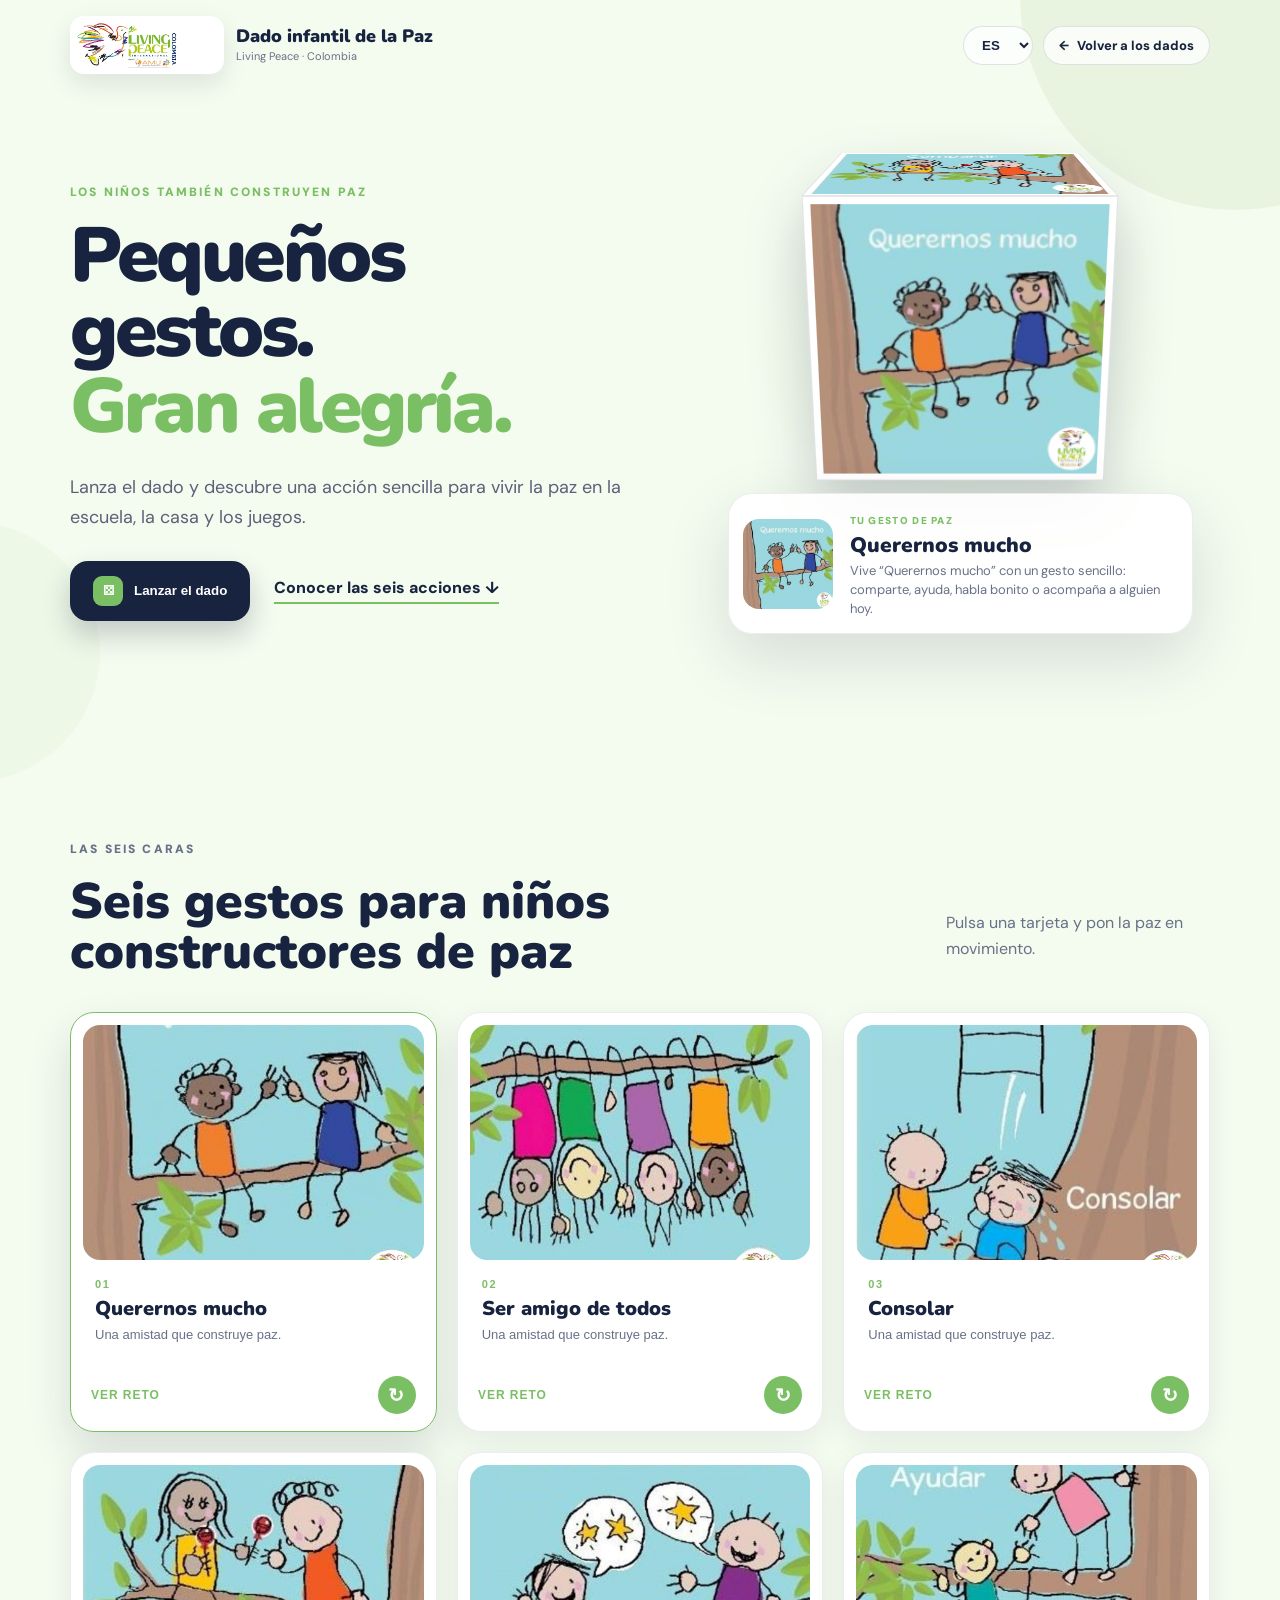
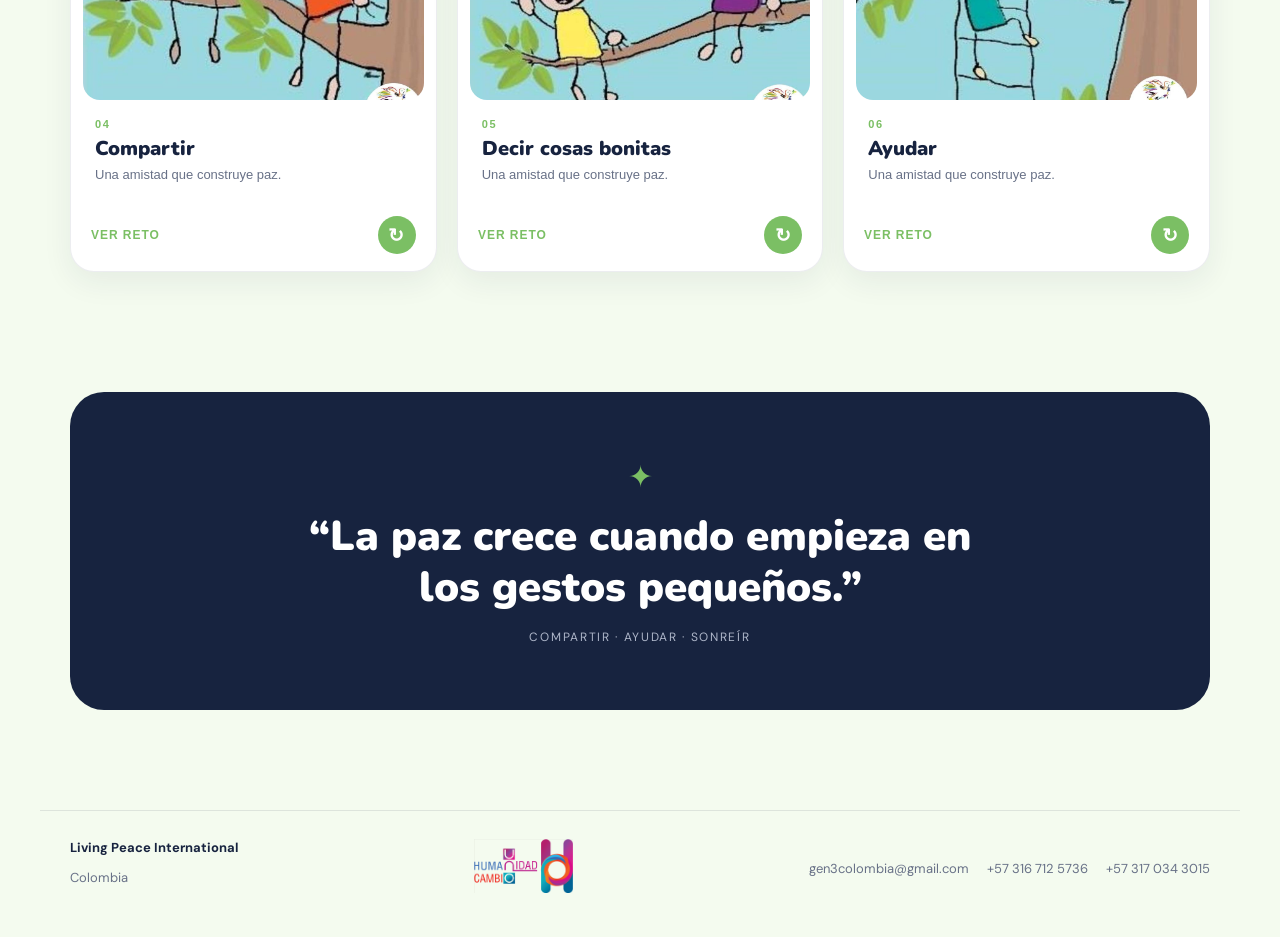
<file: dados/infantil/index.html>
<!doctype html><html lang="es"><head><meta charset="utf-8"><meta name="viewport" content="width=device-width,initial-scale=1"><meta name="theme-color" content="#f4fbef"><title>Dado infantil de la Paz · Living Peace</title><link rel="icon" type="image/png" sizes="512x512" href="../../assets/favicon.png"><link rel="apple-touch-icon" href="../../assets/favicon.png"><link rel="preconnect" href="https://fonts.googleapis.com"><link rel="preconnect" href="https://fonts.gstatic.com" crossorigin><link href="https://fonts.googleapis.com/css2?family=DM+Sans:wght@400;500;600;700&family=Nunito:wght@700;800;900&display=swap" rel="stylesheet"><link rel="stylesheet" href="../../shared/dice.css"><style>:root{--cream:#f4fbef;--accent:#7bbf64;--accent-soft:#dff0d5}</style></head><body>
<div class="orb a"></div><div class="orb b"></div><header><a class="brand" href="../../index.html"><img class="brand-logo" src="../../assets/living-peace-logo.jpeg" alt="Living Peace International Colombia"><span><strong>Dado infantil de la Paz</strong><small>Living Peace · Colombia</small></span></a><div class="header-actions"><label class="language-picker"><select id="language" aria-label="Idioma"><option value="es">ES</option><option value="ar">AR</option></select></label><a class="back-link" href="../../index.html">← <span>Volver a los dados</span></a></div></header>
<main><section class="hero"><div><p class="eyebrow">INFANCIA · PARA LA PAZ</p><h1>Pequeños gestos.<em>Grandes amigos.</em></h1><p class="intro">Lanza el dado y descubre una forma sencilla de querer, compartir, consolar, hablar bonito y ayudar.</p><div class="actions"><button class="roll" id="rollButton"><i>⚄</i>Lanzar el dado</button><a class="discover" href="#valores">Conocer las seis caras ↓</a></div></div><div class="experience"><div class="glow"></div><div class="scene"><div class="cube" id="cube"><div class="cube-face front"><img data-face="0" src="assets/es/face-1.jpg" alt=""></div><div class="cube-face back"><img data-face="4" src="assets/es/face-1.jpg" alt=""></div><div class="cube-face right"><img data-face="1" src="assets/es/face-1.jpg" alt=""></div><div class="cube-face left"><img data-face="2" src="assets/es/face-1.jpg" alt=""></div><div class="cube-face top"><img data-face="3" src="assets/es/face-1.jpg" alt=""></div><div class="cube-face bottom"><img data-face="5" src="assets/es/face-1.jpg" alt=""></div></div></div><article class="result" id="result" aria-live="polite"><img id="resultImage" src="assets/es/face-1.jpg" alt=""><div><small>TU GESTO DE AMISTAD</small><h2 id="resultTitle">Querernos mucho</h2><p id="resultText">Vive esta cara como una acción concreta de paz.</p></div></article></div></section>
<section class="values" id="valores"><div class="section-head"><div><p class="eyebrow">LAS SEIS CARAS</p><h2>Dado infantil de la Paz</h2></div><p>Pulsa una tarjeta para descubrir cómo sembrar paz jugando y compartiendo.</p></div><div class="grid" id="cardsGrid"></div></section><section class="closing"><span>✦</span><blockquote>“La paz en la infancia crece con palabras bonitas, manos que ayudan y corazones que comparten.”</blockquote><p>Amistad · Ternura · Ayuda</p></section></main>
<footer><div><strong>Living Peace International</strong><p>Colombia</p></div><img class="footer-logo" src="../../assets/humanidad-cambio-uno.png" alt="Humanidad Cambio UNO"><div><a href="mailto:gen3colombia@gmail.com">gen3colombia@gmail.com</a><a href="tel:+573167125736">+57 316 712 5736</a><a href="tel:+573170343015">+57 317 034 3015</a></div></footer>
<script>window.DICE_CONFIG={"defaultLang":"es","ui":{"es":{"back":"Volver a los dados","languageLabel":"Idioma","roll":"Lanzar el dado","sixFaces":"LAS SEIS CARAS","pageTitle":"Dado infantil de la Paz · Living Peace","brandTitle":"Dado infantil de la Paz","brandSub":"Living Peace · Colombia","eyebrow":"LOS NIÑOS TAMBIÉN CONSTRUYEN PAZ","title":"Pequeños gestos.<em>Gran alegría.</em>","intro":"Lanza el dado y descubre una acción sencilla para vivir la paz en la escuela, la casa y los juegos.","discover":"Conocer las seis acciones ↓","resultKicker":"TU GESTO DE PAZ","valuesTitle":"Seis gestos para niños constructores de paz","valuesIntro":"Pulsa una tarjeta y pon la paz en movimiento.","quote":"“La paz crece cuando empieza en los gestos pequeños.”","closingWords":"Compartir · Ayudar · Sonreír"},"ar":{"back":"العودة إلى مجموعة النرد","languageLabel":"اللغة","roll":"ارمِ النرد","sixFaces":"الأوجه الستة","pageTitle":"نرد السلام للأطفال · Living Peace","brandTitle":"نرد السلام للأطفال","brandSub":"Living Peace · كولومبيا","eyebrow":"الأطفال أيضًا يبنون السلام","title":"إيماءات صغيرة.<em>فرح كبير.</em>","intro":"ارمِ النرد واكتشف عملًا بسيطًا لتعيش السلام في المدرسة والبيت واللعب.","discover":"اكتشف الأعمال الستة ↓","resultKicker":"إيماءتك من أجل السلام","valuesTitle":"ست إيماءات للأطفال بناة السلام","valuesIntro":"اختر بطاقة وضع السلام في الحركة.","quote":"“ينمو السلام عندما يبدأ من الإيماءات الصغيرة.”","closingWords":"المشاركة · المساعدة · الابتسام"}},"faces":[{"image":{"es":"assets/es/face-1.jpg","ar":"assets/ar/face-1.jpg"},"title":{"es":"Querernos mucho","ar":"نحب بعضنا كثيراً"},"short":{"es":"Una amistad que construye paz.","ar":"صداقة صغيرة تبني السلام."},"message":{"es":"Vive “Querernos mucho” con un gesto sencillo: comparte, ayuda, habla bonito o acompaña a alguien hoy.","ar":"أظهر محبتك اليوم بكلمة لطيفة أو لفتة قريبة من القلب."}},{"image":{"es":"assets/es/face-2.jpg","ar":"assets/ar/face-2.jpg"},"title":{"es":"Ser amigo de todos","ar":"أكون صديقاً للجميع"},"short":{"es":"Una amistad que construye paz.","ar":"صداقة صغيرة تبني السلام."},"message":{"es":"Vive “Ser amigo de todos” con un gesto sencillo: comparte, ayuda, habla bonito o acompaña a alguien hoy.","ar":"افتح لعبك وحديثك لشخص آخر حتى يشعر أنه مرحّب به."}},{"image":{"es":"assets/es/face-3.jpg","ar":"assets/ar/face-3.jpg"},"title":{"es":"Consolar","ar":"أواسي الآخرين"},"short":{"es":"Una amistad que construye paz.","ar":"صداقة صغيرة تبني السلام."},"message":{"es":"Vive “Consolar” con un gesto sencillo: comparte, ayuda, habla bonito o acompaña a alguien hoy.","ar":"إذا رأيت شخصاً حزيناً، اقترب منه واسأله كيف يمكنك أن تساعده."}},{"image":{"es":"assets/es/face-4.jpg","ar":"assets/ar/face-4.jpg"},"title":{"es":"Compartir","ar":"أشارك"},"short":{"es":"Una amistad que construye paz.","ar":"صداقة صغيرة تبني السلام."},"message":{"es":"Vive “Compartir” con un gesto sencillo: comparte, ayuda, habla bonito o acompaña a alguien hoy.","ar":"شارك شيئاً لديك: لعبة، وقتاً، ابتسامة أو مساعدة بسيطة."}},{"image":{"es":"assets/es/face-5.jpg","ar":"assets/ar/face-5.jpg"},"title":{"es":"Decir cosas bonitas","ar":"أقول كلمات جميلة"},"short":{"es":"Una amistad que construye paz.","ar":"صداقة صغيرة تبني السلام."},"message":{"es":"Vive “Decir cosas bonitas” con un gesto sencillo: comparte, ayuda, habla bonito o acompaña a alguien hoy.","ar":"اختر كلمات جميلة تجعل قلب شخص آخر سعيداً."}},{"image":{"es":"assets/es/face-6.jpg","ar":"assets/ar/face-6.jpg"},"title":{"es":"Ayudar","ar":"أساعد"},"short":{"es":"Una amistad que construye paz.","ar":"صداقة صغيرة تبني السلام."},"message":{"es":"Vive “Ayudar” con un gesto sencillo: comparte, ayuda, habla bonito o acompaña a alguien hoy.","ar":"ساعد في البيت أو المدرسة أو اللعب، فالسلام يكبر بالأيدي المتعاونة."}}]};</script><script src="../../shared/dice.js"></script></body></html>
</file>
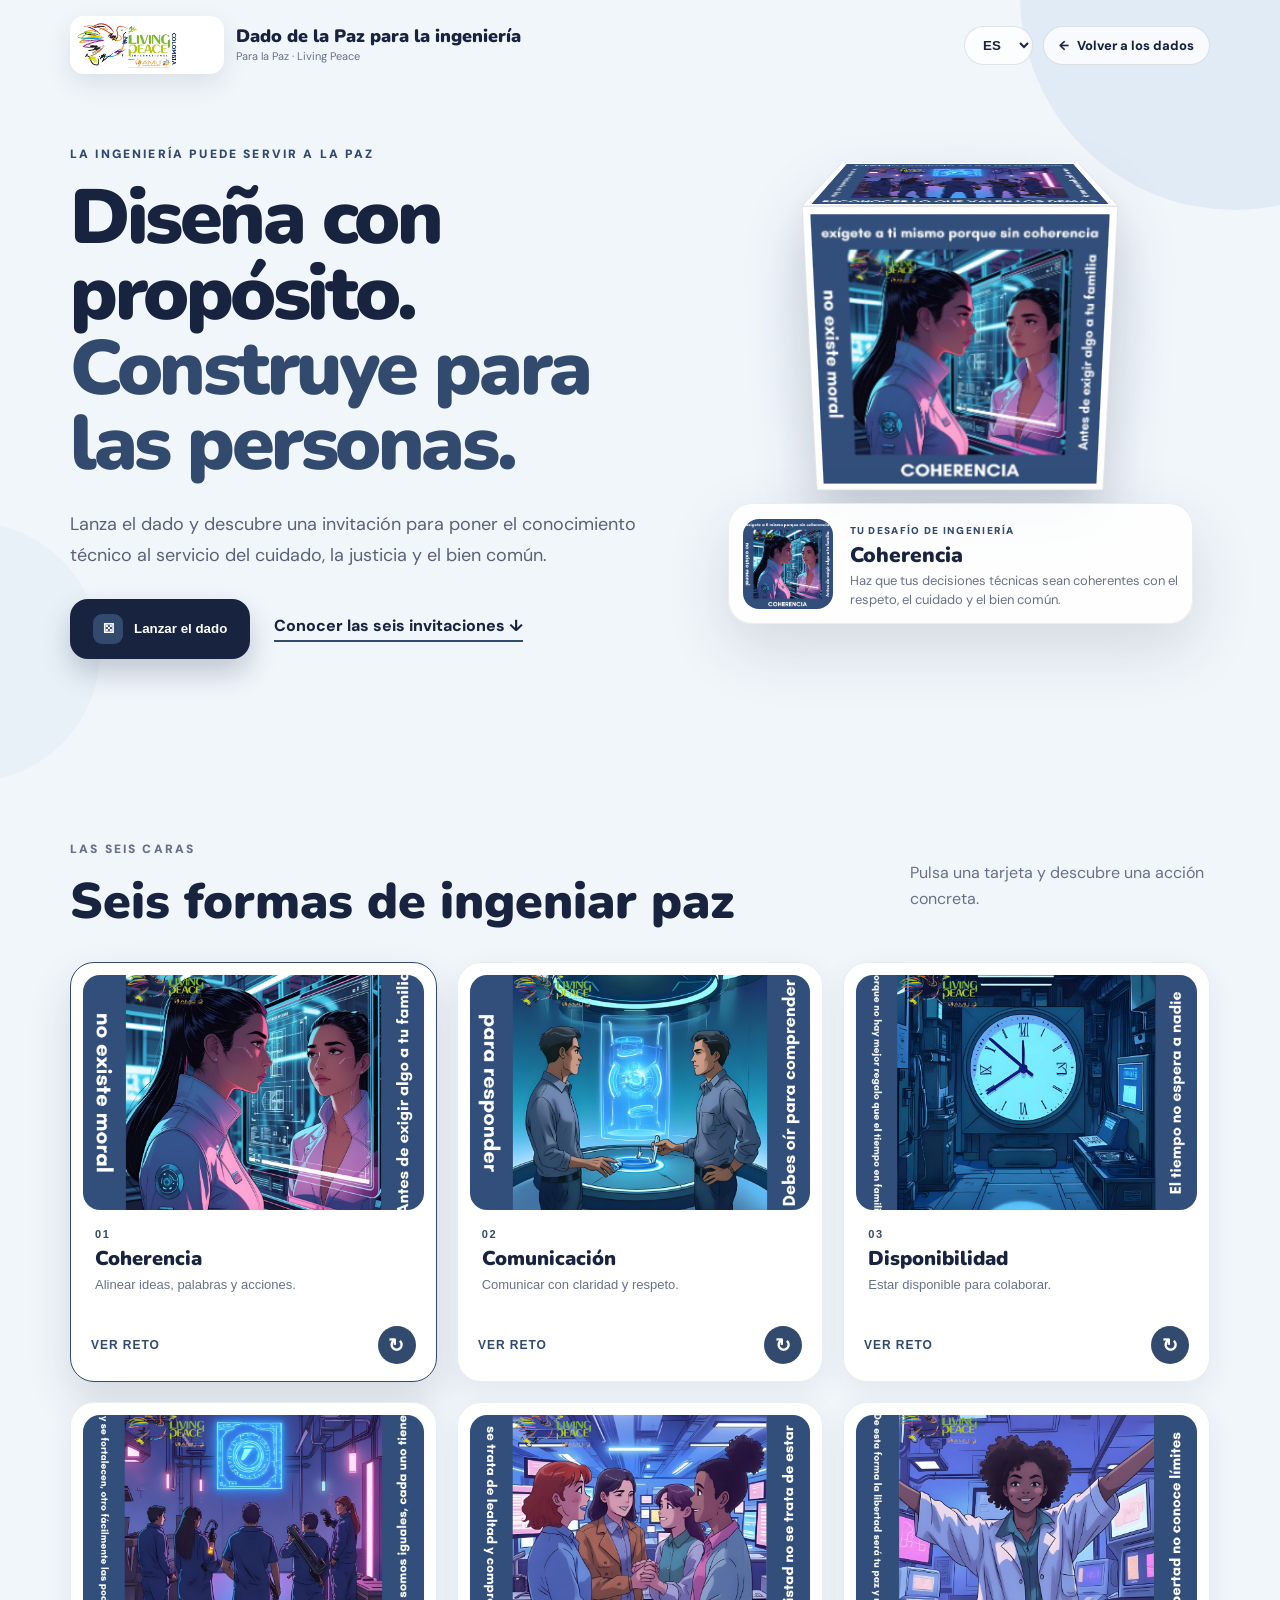
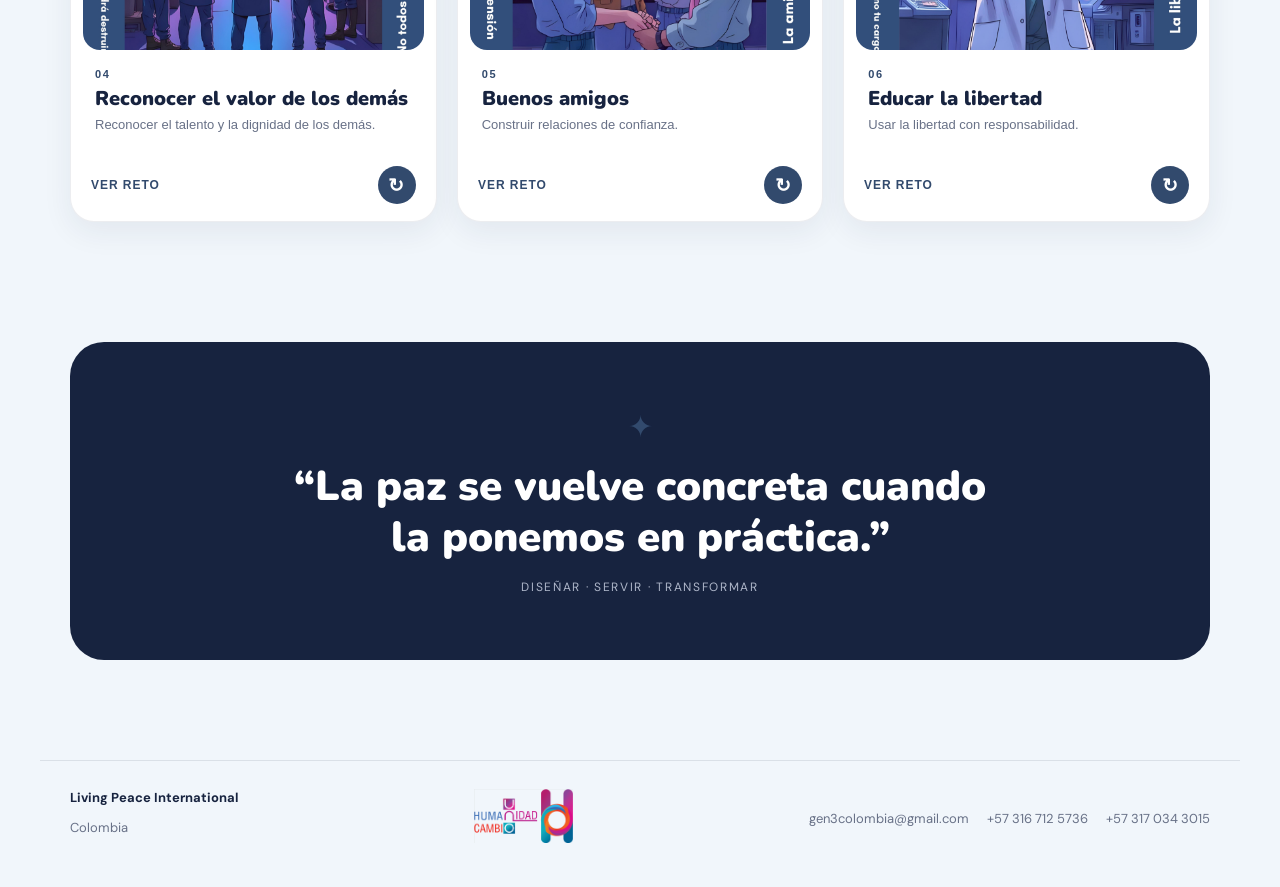
<file: dados/ingenieria/index.html>
<!doctype html><html lang="en"><head><meta charset="utf-8"><meta name="viewport" content="width=device-width,initial-scale=1"><meta name="theme-color" content="#f1f6fb"><title>Peace Dice for Engineering · Living Peace</title><link rel="icon" type="image/png" sizes="512x512" href="../../assets/favicon.png"><link rel="apple-touch-icon" href="../../assets/favicon.png"><link rel="preconnect" href="https://fonts.googleapis.com"><link rel="preconnect" href="https://fonts.gstatic.com" crossorigin><link href="https://fonts.googleapis.com/css2?family=DM+Sans:wght@400;500;600;700&family=Nunito:wght@700;800;900&display=swap" rel="stylesheet"><link rel="stylesheet" href="../../shared/dice.css"><style>:root{--cream:#f1f6fb;--accent:#324a6d;--accent-soft:#d7e5f2}</style></head><body>
<div class="orb a"></div><div class="orb b"></div><header><a class="brand" href="../../index.html"><img class="brand-logo" src="../../assets/living-peace-logo.jpeg" alt="Living Peace International Colombia"><span><strong>Peace Dice for Engineering</strong><small>Living Peace · Colombia</small></span></a><div class="header-actions"><label class="language-picker"><select id="language" aria-label="Language"><option value="en">EN</option><option value="es">ES</option><option value="fr">FR</option><option value="it">IT</option><option value="pt">PT</option></select></label><a class="back-link" href="../../index.html">← <span>Back to the dice collection</span></a></div></header>
<main><section class="hero"><div><p class="eyebrow">ENGINEERING · FOR PEACE</p><h1>Design with purpose.<em>Build peace.</em></h1><p class="intro">Roll the dice and discover how coherence, communication, availability and responsible solutions can serve people and the common good.</p><div class="actions"><button class="roll" id="rollButton"><i>⚄</i>Roll the dice</button><a class="discover" href="#valores">Discover the six sides ↓</a></div></div><div class="experience"><div class="glow"></div><div class="scene"><div class="cube" id="cube"><div class="cube-face front"><img data-face="0" src="assets/en/face-1.jpg" alt=""></div><div class="cube-face back"><img data-face="4" src="assets/en/face-1.jpg" alt=""></div><div class="cube-face right"><img data-face="1" src="assets/en/face-1.jpg" alt=""></div><div class="cube-face left"><img data-face="2" src="assets/en/face-1.jpg" alt=""></div><div class="cube-face top"><img data-face="3" src="assets/en/face-1.jpg" alt=""></div><div class="cube-face bottom"><img data-face="5" src="assets/en/face-1.jpg" alt=""></div></div></div><article class="result" id="result" aria-live="polite"><img id="resultImage" src="assets/en/face-1.jpg" alt=""><div><small>YOUR ENGINEERING GESTURE</small><h2 id="resultTitle">Coherence</h2><p id="resultText">Align what you design, say and do with the good of people.</p></div></article></div></section>
<section class="values" id="valores"><div class="section-head"><div><p class="eyebrow">THE SIX SIDES</p><h2>Peace Dice for Engineering</h2></div><p>Choose a card to connect technical talent with concrete peace.</p></div><div class="grid" id="cardsGrid"></div></section><section class="closing"><span>✦</span><blockquote>“Engineering serves peace when every solution cares for people and builds a shared future.”</blockquote><p>Create · Care · Transform</p></section></main>
<footer><div><strong>Living Peace International</strong><p>Colombia</p></div><img class="footer-logo" src="../../assets/humanidad-cambio-uno.png" alt="Humanidad Cambio UNO"><div><a href="mailto:gen3colombia@gmail.com">gen3colombia@gmail.com</a><a href="tel:+573167125736">+57 316 712 5736</a><a href="tel:+573170343015">+57 317 034 3015</a></div></footer>
<script>window.DICE_CONFIG={"defaultLang":"en","ui":{"en":{"back":"Back to the dice collection","languageLabel":"Language","roll":"Roll the dice","sixFaces":"THE SIX SIDES","pageTitle":"Peace Dice for Engineering · Living Peace","brandTitle":"Peace Dice for Engineering","brandSub":"For Peace · Living Peace","eyebrow":"ENGINEERING CAN SERVE PEACE","title":"Design with purpose.<em>Build for people.</em>","intro":"Roll the dice and discover an invitation to put technical knowledge at the service of care, justice and the common good.","discover":"Discover the six invitations ↓","resultKicker":"YOUR ENGINEERING CHALLENGE","valuesTitle":"Six ways to engineer peace","valuesIntro":"Choose a card and discover a concrete action.","quote":"“Peace becomes concrete when we put it into practice.”","closingWords":"Design · Serve · Transform"},"es":{"back":"Volver a los dados","languageLabel":"Idioma","roll":"Lanzar el dado","sixFaces":"LAS SEIS CARAS","pageTitle":"Dado de la Paz para la ingeniería · Living Peace","brandTitle":"Dado de la Paz para la ingeniería","brandSub":"Para la Paz · Living Peace","eyebrow":"LA INGENIERÍA PUEDE SERVIR A LA PAZ","title":"Diseña con propósito.<em>Construye para las personas.</em>","intro":"Lanza el dado y descubre una invitación para poner el conocimiento técnico al servicio del cuidado, la justicia y el bien común.","discover":"Conocer las seis invitaciones ↓","resultKicker":"TU DESAFÍO DE INGENIERÍA","valuesTitle":"Seis formas de ingeniar paz","valuesIntro":"Pulsa una tarjeta y descubre una acción concreta.","quote":"“La paz se vuelve concreta cuando la ponemos en práctica.”","closingWords":"Diseñar · Servir · Transformar"},"fr":{"back":"Retour aux dés","languageLabel":"Langue","roll":"Lancer le dé","sixFaces":"LES SIX FACES","pageTitle":"Dé de la Paix pour l’ingénierie · Living Peace","brandTitle":"Dé de la Paix pour l’ingénierie","brandSub":"Pour la Paix · Living Peace","eyebrow":"L’INGÉNIERIE PEUT SERVIR LA PAIX","title":"Conçois avec sens.<em>Construis pour les personnes.</em>","intro":"Lance le dé et découvre une invitation à mettre le savoir technique au service du soin, de la justice et du bien commun.","discover":"Découvrir les six invitations ↓","resultKicker":"TON DÉFI D’INGÉNIERIE","valuesTitle":"Six façons d’ingénier la paix","valuesIntro":"Choisis une carte et découvre une action concrète.","quote":"“La paix devient concrète quand nous la mettons en pratique.”","closingWords":"Concevoir · Servir · Transformer"},"it":{"back":"Torna ai dadi","languageLabel":"Lingua","roll":"Lancia il dado","sixFaces":"LE SEI FACCE","pageTitle":"Dado della Pace per l’ingegneria · Living Peace","brandTitle":"Dado della Pace per l’ingegneria","brandSub":"Per la Pace · Living Peace","eyebrow":"L’INGEGNERIA PUÒ SERVIRE LA PACE","title":"Progetta con scopo.<em>Costruisci per le persone.</em>","intro":"Lancia il dado e scopri un invito a mettere il sapere tecnico al servizio della cura, della giustizia e del bene comune.","discover":"Scopri i sei inviti ↓","resultKicker":"LA TUA SFIDA DI INGEGNERIA","valuesTitle":"Sei modi di progettare pace","valuesIntro":"Scegli una carta e scopri un’azione concreta.","quote":"“La pace diventa concreta quando la mettiamo in pratica.”","closingWords":"Progettare · Servire · Trasformare"},"pt":{"back":"Voltar aos dados","languageLabel":"Idioma","roll":"Lançar o dado","sixFaces":"AS SEIS FACES","pageTitle":"Dado da Paz para a engenharia · Living Peace","brandTitle":"Dado da Paz para a engenharia","brandSub":"Para a Paz · Living Peace","eyebrow":"A ENGENHARIA PODE SERVIR À PAZ","title":"Projete com propósito.<em>Construa para as pessoas.</em>","intro":"Lance o dado e descubra um convite para colocar o conhecimento técnico a serviço do cuidado, da justiça e do bem comum.","discover":"Conhecer os seis convites ↓","resultKicker":"SEU DESAFIO DE ENGENHARIA","valuesTitle":"Seis formas de projetar paz","valuesIntro":"Toque em uma carta e descubra uma ação concreta.","quote":"“A paz se torna concreta quando a colocamos em prática.”","closingWords":"Projetar · Servir · Transformar"}},"faces":[{"image":{"en":"assets/en/face-1.jpg","es":"assets/es/face-1.jpg","fr":"assets/fr/face-1.jpg","it":"assets/it/face-1.jpg","pt":"assets/pt/face-1.jpg"},"title":{"en":"Coherence","es":"Coherencia","fr":"Cohérence","it":"Coerenza","pt":"Coerência"},"short":{"en":"Align ideas, words and actions.","es":"Alinear ideas, palabras y acciones.","fr":"Aligner idées, paroles et actions.","it":"Allineare idee, parole e azioni.","pt":"Alinhar ideias, palavras e ações."},"message":{"en":"Let your technical decisions be coherent with respect, care and the common good.","es":"Haz que tus decisiones técnicas sean coherentes con el respeto, el cuidado y el bien común.","fr":"Que tes décisions techniques soient cohérentes avec le respect, le soin et le bien commun.","it":"Fa’ che le tue decisioni tecniche siano coerenti con rispetto, cura e bene comune.","pt":"Faça com que suas decisões técnicas sejam coerentes com respeito, cuidado e bem comum."}},{"image":{"en":"assets/en/face-2.jpg","es":"assets/es/face-2.jpg","fr":"assets/fr/face-2.jpg","it":"assets/it/face-2.jpg","pt":"assets/pt/face-2.jpg"},"title":{"en":"Communication","es":"Comunicación","fr":"Communication","it":"Comunicazione","pt":"Comunicação"},"short":{"en":"Communicate clearly and respectfully.","es":"Comunicar con claridad y respeto.","fr":"Communiquer clairement et avec respect.","it":"Comunicare con chiarezza e rispetto.","pt":"Comunicar com clareza e respeito."},"message":{"en":"Explain, listen and ask with clarity. Good communication prevents conflict and opens collaboration.","es":"Explica, escucha y pregunta con claridad. La buena comunicación previene conflictos y abre colaboración.","fr":"Explique, écoute et demande avec clarté : une bonne communication ouvre la collaboration.","it":"Spiega, ascolta e domanda con chiarezza: una buona comunicazione apre collaborazione.","pt":"Explique, escute e pergunte com clareza: uma boa comunicação abre colaboração."}},{"image":{"en":"assets/en/face-3.jpg","es":"assets/es/face-3.jpg","fr":"assets/fr/face-3.jpg","it":"assets/it/face-3.jpg","pt":"assets/pt/face-3.jpg"},"title":{"en":"Availability","es":"Disponibilidad","fr":"Disponibilité","it":"Disponibilità","pt":"Disponibilidade"},"short":{"en":"Be available to collaborate.","es":"Estar disponible para colaborar.","fr":"Être disponible pour collaborer.","it":"Essere disponibili a collaborare.","pt":"Estar disponível para colaborar."},"message":{"en":"Offer your knowledge and time where they can help the team move forward.","es":"Ofrece tu conocimiento y tu tiempo donde puedan ayudar al equipo a avanzar.","fr":"Offre tes connaissances et ton temps là où ils peuvent aider l’équipe à avancer.","it":"Offri conoscenze e tempo dove possono aiutare il gruppo ad avanzare.","pt":"Ofereça seu conhecimento e tempo onde possam ajudar a equipe a avançar."}},{"image":{"en":"assets/en/face-4.jpg","es":"assets/es/face-4.jpg","fr":"assets/fr/face-4.jpg","it":"assets/it/face-4.jpg","pt":"assets/pt/face-4.jpg"},"title":{"en":"Recognizing others’ value","es":"Reconocer el valor de los demás","fr":"Reconnaître la valeur des autres","it":"Riconoscere il valore degli altri","pt":"Reconhecer o valor dos outros"},"short":{"en":"See the talent and dignity of others.","es":"Reconocer el talento y la dignidad de los demás.","fr":"Voir le talent et la dignité des autres.","it":"Vedere il talento e la dignità degli altri.","pt":"Ver o talento e a dignidade dos outros."},"message":{"en":"Name the contribution of another person and make space for their voice in the project.","es":"Reconoce la contribución de otra persona y abre espacio para su voz en el proyecto.","fr":"Nomme la contribution d’une autre personne et fais place à sa voix dans le projet.","it":"Riconosci il contributo di un’altra persona e fai spazio alla sua voce nel progetto.","pt":"Reconheça a contribuição de outra pessoa e abra espaço para sua voz no projeto."}},{"image":{"en":"assets/en/face-5.jpg","es":"assets/es/face-5.jpg","fr":"assets/fr/face-5.jpg","it":"assets/it/face-5.jpg","pt":"assets/pt/face-5.jpg"},"title":{"en":"Good friends","es":"Buenos amigos","fr":"Bons amis","it":"Buoni amici","pt":"Bons amigos"},"short":{"en":"Build trustworthy relationships.","es":"Construir relaciones de confianza.","fr":"Construire des relations de confiance.","it":"Costruire relazioni di fiducia.","pt":"Construir relações de confiança."},"message":{"en":"Cultivate friendships and professional bonds that support trust, honesty and shared purpose.","es":"Cuida amistades y vínculos profesionales basados en confianza, honestidad y propósito común.","fr":"Cultive des liens professionnels fondés sur la confiance, l’honnêteté et un objectif commun.","it":"Coltiva legami professionali fondati su fiducia, onestà e scopo comune.","pt":"Cultive vínculos profissionais baseados em confiança, honestidade e propósito comum."}},{"image":{"en":"assets/en/face-6.jpg","es":"assets/es/face-6.jpg","fr":"assets/fr/face-6.jpg","it":"assets/it/face-6.jpg","pt":"assets/pt/face-6.jpg"},"title":{"en":"Educating freedom","es":"Educar la libertad","fr":"Éduquer la liberté","it":"Educare la libertà","pt":"Educar a liberdade"},"short":{"en":"Use freedom responsibly.","es":"Usar la libertad con responsabilidad.","fr":"Utiliser la liberté avec responsabilité.","it":"Usare la libertà con responsabilità.","pt":"Usar a liberdade com responsabilidade."},"message":{"en":"Use your freedom to choose solutions that protect people, resources and the future.","es":"Usa tu libertad para elegir soluciones que protejan a las personas, los recursos y el futuro.","fr":"Utilise ta liberté pour choisir des solutions qui protègent les personnes, les ressources et l’avenir.","it":"Usa la tua libertà per scegliere soluzioni che proteggano persone, risorse e futuro.","pt":"Use sua liberdade para escolher soluções que protejam pessoas, recursos e futuro."}}]};</script><script src="../../shared/dice.js"></script></body></html>
</file>
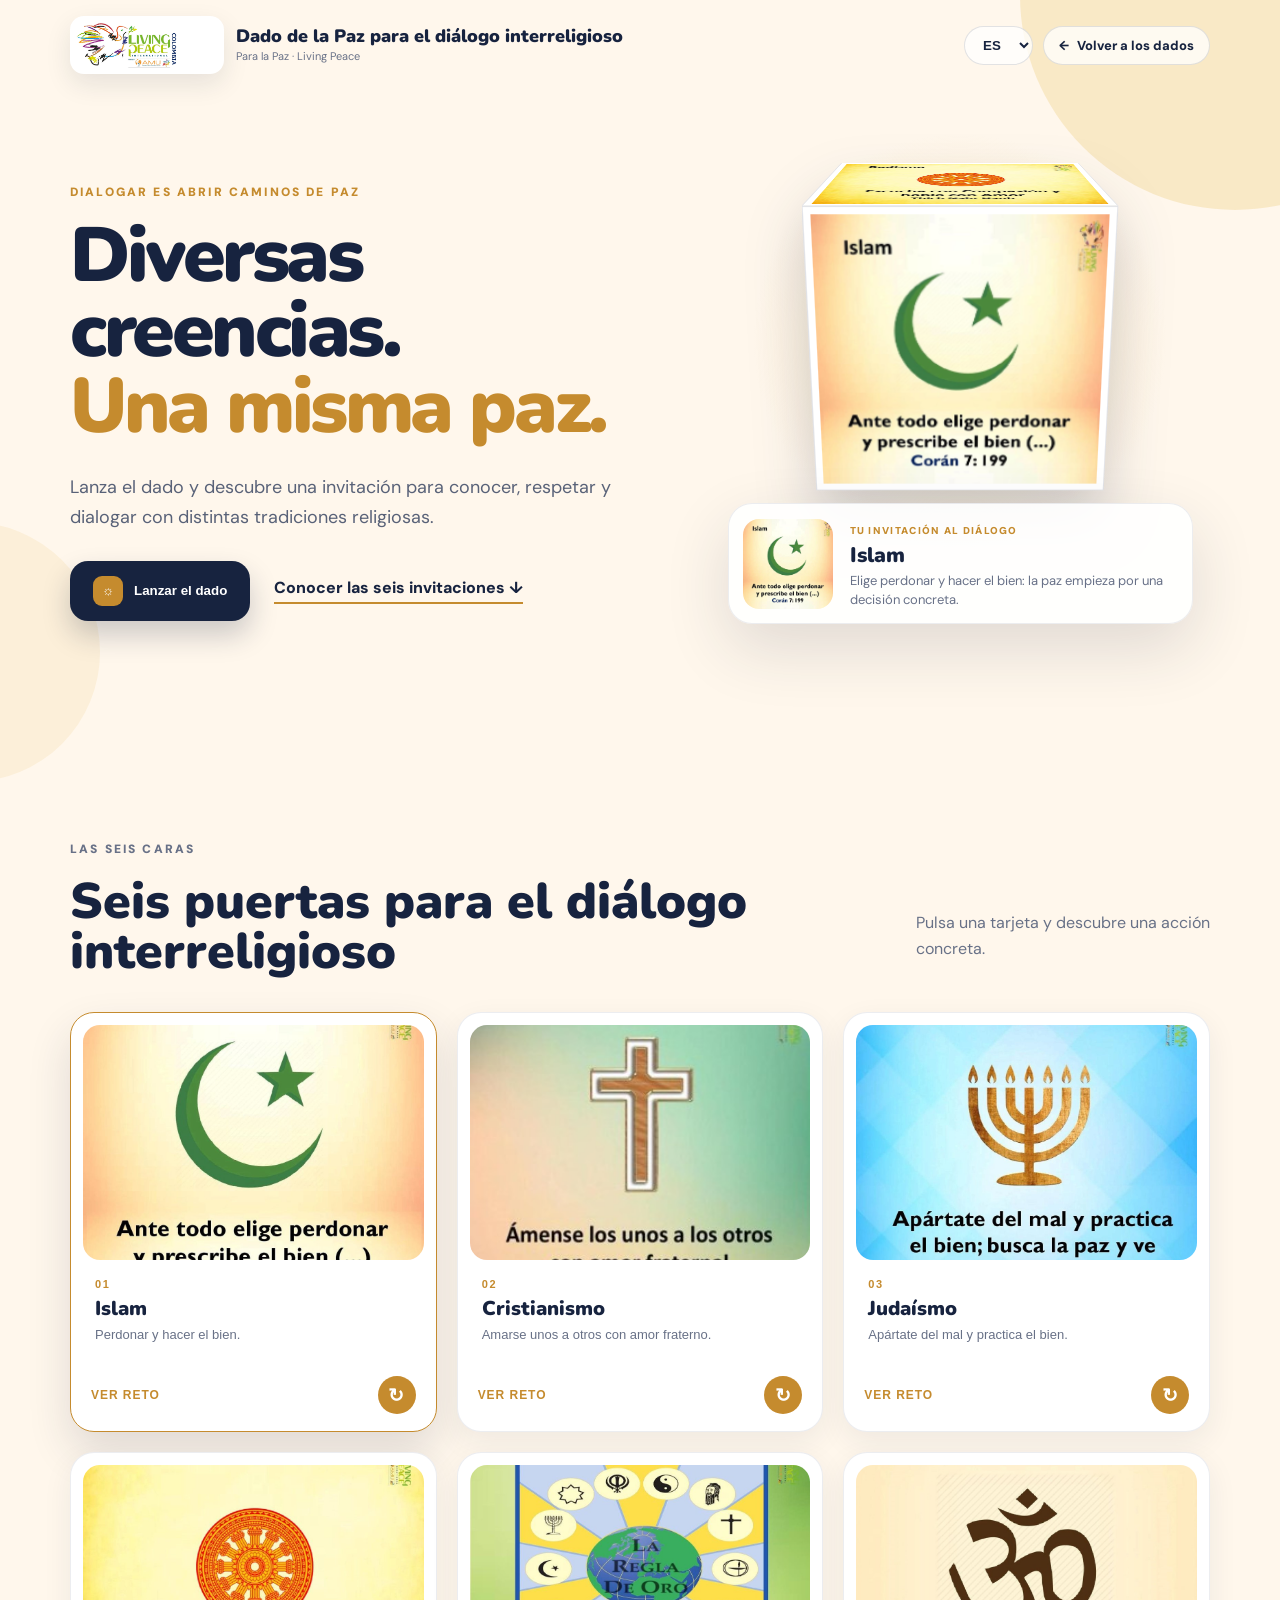
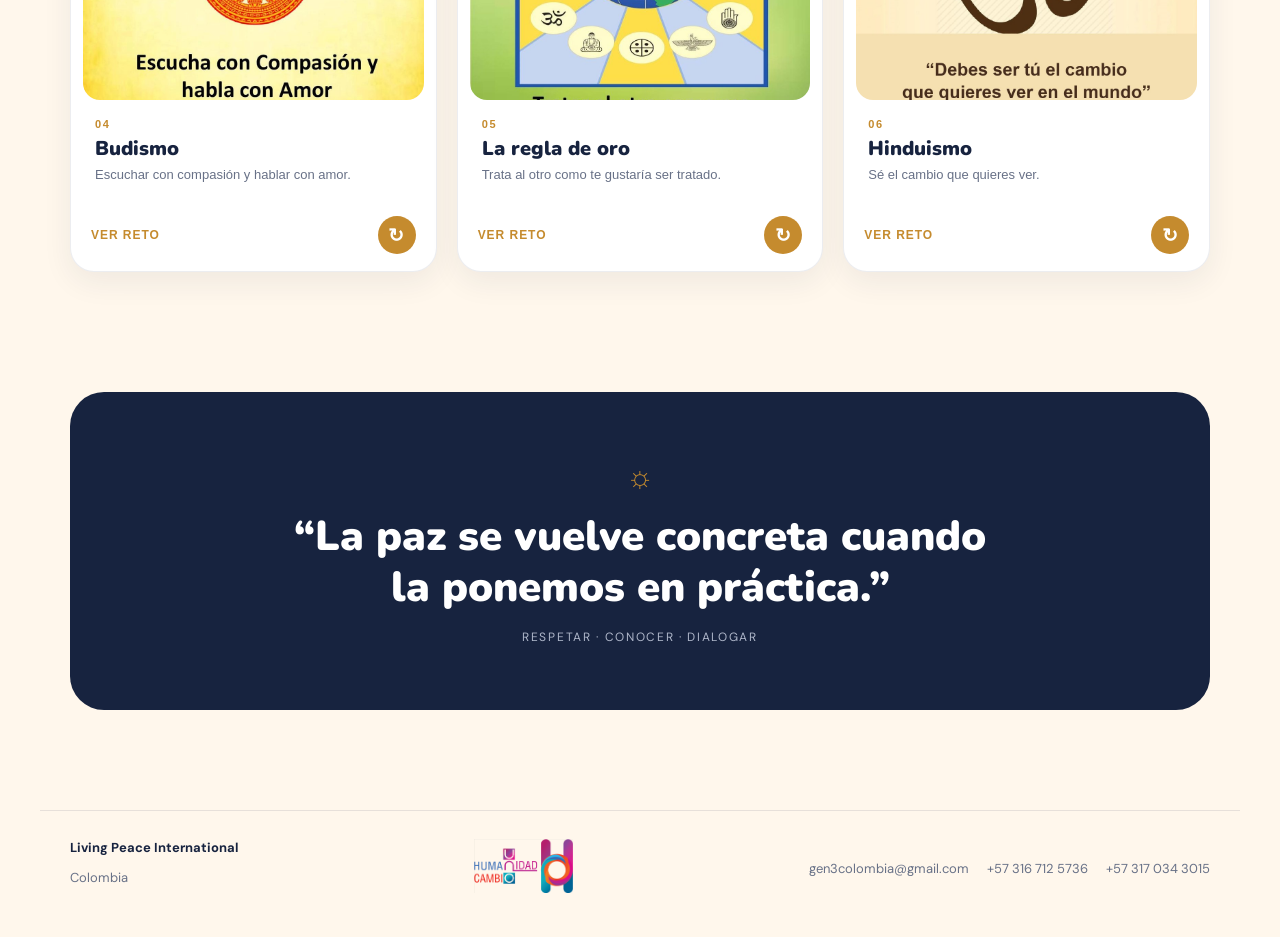
<file: dados/interreligioso/index.html>
﻿<!doctype html><html lang="es"><head><meta charset="utf-8"><meta name="viewport" content="width=device-width,initial-scale=1"><meta name="theme-color" content="#fff6e8"><title>Dado de la Paz para el diálogo interreligioso · Living Peace</title><link rel="icon" type="image/png" sizes="512x512" href="../../assets/favicon.png"><link rel="apple-touch-icon" href="../../assets/favicon.png"><link rel="preconnect" href="https://fonts.googleapis.com"><link rel="preconnect" href="https://fonts.gstatic.com" crossorigin><link href="https://fonts.googleapis.com/css2?family=DM+Sans:wght@400;500;600;700&family=Nunito:wght@700;800;900&display=swap" rel="stylesheet"><link rel="stylesheet" href="../../shared/dice.css"><style>:root{--cream:#fff7ec;--accent:#c58b2e;--accent-soft:#f5dfad}</style></head><body>
<div class="orb a"></div><div class="orb b"></div><header><a class="brand" href="../../index.html"><img class="brand-logo" src="../../assets/living-peace-logo.jpeg" alt="Living Peace International Colombia"><span><strong>Dado interreligioso</strong><small>Para la Paz · Living Peace</small></span></a><div class="header-actions"><label class="language-picker"><select id="language" aria-label="Idioma"><option value="es">ES</option><option value="en">EN</option><option value="it">IT</option><option value="pt">PT</option></select></label><a class="back-link" href="../../index.html">← <span>Volver a los dados</span></a></div></header>
<main><section class="hero"><div><p class="eyebrow">DIÁLOGO INTERRELIGIOSO PARA LA PAZ</p><h1>Creencias distintas.<em>Un mismo llamado al amor.</em></h1><p class="intro">Lanza el dado y descubre una invitación de distintas tradiciones religiosas para vivir la paz desde el respeto, la compasión y la fraternidad.</p><div class="actions"><button class="roll" id="rollButton"><i>☼</i>Lanzar el dado</button><a class="discover" href="#valores">Conocer las seis caras ↓</a></div></div><div class="experience"><div class="glow"></div><div class="scene"><div class="cube" id="cube"><div class="cube-face front"><img data-face="0" src="assets/islam.jpg" alt=""></div><div class="cube-face back"><img data-face="4" src="assets/regla-oro.jpg" alt=""></div><div class="cube-face right"><img data-face="1" src="assets/cristianismo-es-v2.jpg" alt=""></div><div class="cube-face left"><img data-face="2" src="assets/judaismo.jpg" alt=""></div><div class="cube-face top"><img data-face="3" src="assets/budismo.jpg" alt=""></div><div class="cube-face bottom"><img data-face="5" src="assets/hinduismo-es-v3.jpg" alt=""></div></div></div><article class="result" id="result" aria-live="polite"><img id="resultImage" src="assets/islam.jpg" alt="Islam"><div><small>TU INVITACIÓN DE PAZ</small><h2 id="resultTitle">Islam</h2><p id="resultText">Elige perdonar y hacer el bien: la paz empieza por una decisión concreta.</p></div></article></div></section>
<section class="values" id="valores"><div class="section-head"><div><p class="eyebrow">LAS SEIS CARAS</p><h2>Un camino de respeto, encuentro y paz</h2></div><p>Pulsa una tarjeta para descubrir su mensaje.</p></div><div class="grid" id="cardsGrid"></div></section><section class="closing"><span>☼</span><blockquote>“La paz crece cuando escuchamos lo sagrado que hay en el otro.”</blockquote><p>Respeto · Diálogo · Fraternidad</p></section></main>
<footer><div><strong>Living Peace International</strong><p>Colombia</p></div><img class="footer-logo" src="../../assets/humanidad-cambio-uno.png" alt="Humanidad Cambio UNO"><div><a href="mailto:gen3colombia@gmail.com">gen3colombia@gmail.com</a><a href="tel:+573167125736">+57 316 712 5736</a><a href="tel:+573170343015">+57 317 034 3015</a></div></footer>
<script>const img=(name)=>({es:`assets/${name}.jpg`,en:`assets/en/${name}.jpg`,it:`assets/it/${name}.jpg`,pt:`assets/pt-v3/${name}.jpg`});const christianImage={es:'assets/cristianismo-es-v2.jpg',en:'assets/en/cristianismo.jpg',it:'assets/it/cristianismo.jpg',pt:'assets/pt-v3/cristianismo.jpg'};const hinduImage={es:'assets/hinduismo-es-v3.jpg',en:'assets/en/hinduismo.jpg',it:'assets/it/hinduismo.jpg',pt:'assets/pt-v3/hinduismo.jpg'};window.DICE_CONFIG={defaultLang:'es',ui:{"es":{"back":"Volver a los dados","languageLabel":"Idioma","roll":"Lanzar el dado","sixFaces":"LAS SEIS CARAS","pageTitle":"Dado de la Paz para el diálogo interreligioso · Living Peace","brandTitle":"Dado de la Paz para el diálogo interreligioso","brandSub":"Para la Paz · Living Peace","eyebrow":"DIALOGAR ES ABRIR CAMINOS DE PAZ","title":"Diversas creencias.<em>Una misma paz.</em>","intro":"Lanza el dado y descubre una invitación para conocer, respetar y dialogar con distintas tradiciones religiosas.","discover":"Conocer las seis invitaciones ↓","resultKicker":"TU INVITACIÓN AL DIÁLOGO","valuesTitle":"Seis puertas para el diálogo interreligioso","valuesIntro":"Pulsa una tarjeta y descubre una acción concreta.","quote":"“La paz se vuelve concreta cuando la ponemos en práctica.”","closingWords":"Respetar · Conocer · Dialogar"},"en":{"back":"Back to the dice collection","languageLabel":"Language","roll":"Roll the dice","sixFaces":"THE SIX SIDES","pageTitle":"Peace Dice for Interreligious Dialogue · Living Peace","brandTitle":"Peace Dice for Interreligious Dialogue","brandSub":"For Peace · Living Peace","eyebrow":"DIALOGUE OPENS PATHS OF PEACE","title":"Different beliefs.<em>One same peace.</em>","intro":"Roll the dice and discover an invitation to know, respect and dialogue with different religious traditions.","discover":"Discover the six invitations ↓","resultKicker":"YOUR INVITATION TO DIALOGUE","valuesTitle":"Six doors to interreligious dialogue","valuesIntro":"Choose a card and discover a concrete action.","quote":"“Peace becomes concrete when we put it into practice.”","closingWords":"Respect · Know · Dialogue"},"it":{"back":"Torna ai dadi","languageLabel":"Lingua","roll":"Lancia il dado","sixFaces":"LE SEI FACCE","pageTitle":"Dado della Pace per il dialogo interreligioso · Living Peace","brandTitle":"Dado della Pace per il dialogo interreligioso","brandSub":"Per la Pace · Living Peace","eyebrow":"DIALOGARE APRE CAMMINI DI PACE","title":"Credenze diverse.<em>Una stessa pace.</em>","intro":"Lancia il dado e scopri un invito a conoscere, rispettare e dialogare con diverse tradizioni religiose.","discover":"Scopri i sei inviti ↓","resultKicker":"IL TUO INVITO AL DIALOGO","valuesTitle":"Sei porte per il dialogo interreligioso","valuesIntro":"Scegli una carta e scopri un’azione concreta.","quote":"“La pace diventa concreta quando la mettiamo in pratica.”","closingWords":"Rispettare · Conoscere · Dialogare"},"pt":{"back":"Voltar aos dados","languageLabel":"Idioma","roll":"Lançar o dado","sixFaces":"AS SEIS FACES","pageTitle":"Dado da Paz para o diálogo inter-religioso · Living Peace","brandTitle":"Dado da Paz para o diálogo inter-religioso","brandSub":"Para a Paz · Living Peace","eyebrow":"DIALOGAR É ABRIR CAMINHOS DE PAZ","title":"Crenças diversas.<em>Uma mesma paz.</em>","intro":"Lance o dado e descubra um convite para conhecer, respeitar e dialogar com diferentes tradições religiosas.","discover":"Conhecer os seis convites ↓","resultKicker":"SEU CONVITE AO DIÁLOGO","valuesTitle":"Seis portas para o diálogo inter-religioso","valuesIntro":"Toque em uma carta e descubra uma ação concreta.","quote":"“A paz se torna concreta quando a colocamos em prática.”","closingWords":"Respeitar · Conhecer · Dialogar"}},faces:[
{image:img('islam'),title:{es:'Islam',en:'Islam',it:'Islam',pt:'Islamismo'},short:{es:'Perdonar y hacer el bien.',en:'Forgive and do good.',it:'Perdonare e fare il bene.',pt:'Perdoar e fazer o bem.'},message:{es:'Elige perdonar y hacer el bien: la paz empieza por una decisión concreta.',en:'Choose to forgive and do good: peace begins with a concrete decision.',it:'Scegli di perdonare e fare il bene: la pace inizia da una decisione concreta.',pt:'Escolha perdoar e fazer o bem: a paz começa por uma decisão concreta.'}},
{image:christianImage,title:{es:'Cristianismo',en:'Christianity',it:'Cristianesimo',pt:'Cristianismo'},short:{es:'Amarse unos a otros con amor fraterno.',en:'Love one another with mutual love.',it:'Amatevi gli uni gli altri con amore fraterno.',pt:'Amem-se uns aos outros com amor fraternal.'},message:{es:'Busca hoy una forma de amar con hechos, no solo con palabras.',en:'Find today a way to love with actions, not only words.',it:'Trova oggi un modo di amare con i fatti, non solo con le parole.',pt:'Encontre hoje uma forma de amar com fatos, não apenas com palavras.'}},
{image:img('judaismo'),title:{es:'Judaísmo',en:'Judaism',it:'Giudaismo',pt:'Judaísmo'},short:{es:'Apártate del mal y practica el bien.',en:'Turn from evil and do good.',it:'Allontanati dal male e fai il bene.',pt:'Afasta-te do mal e faz o bem.'},message:{es:'Da un paso hacia el bien: elige una acción que repare, cuide o acerque.',en:'Take a step toward good: choose an action that repairs, cares or brings closer.',it:'Fai un passo verso il bene: scegli un’azione che ripari, curi o avvicini.',pt:'Dê um passo para o bem: escolha uma ação que repare, cuide ou aproxime.'}},
{image:img('budismo'),title:{es:'Budismo',en:'Buddhism',it:'Buddismo',pt:'Budismo'},short:{es:'Escuchar con compasión y hablar con amor.',en:'Listen with compassion and speak with love.',it:'Ascolta con compassione e parla con amore.',pt:'Escuta com compaixão e fala com amor.'},message:{es:'Escucha a alguien con compasión y responde con palabras que no hieran.',en:'Listen to someone with compassion and answer with words that do not wound.',it:'Ascolta qualcuno con compassione e rispondi con parole che non feriscano.',pt:'Escute alguém com compaixão e responda com palavras que não firam.'}},
{image:img('regla-oro'),title:{es:'La regla de oro',en:'The golden rule',it:'La regola d’oro',pt:'A regra de ouro'},short:{es:'Trata al otro como te gustaría ser tratado.',en:'Treat others as you would like to be treated.',it:'Fai agli altri quello che vorresti fosse fatto a te.',pt:'Tratar o outro como eu gostaria de ser tratado.'},message:{es:'Antes de actuar, pregúntate: ¿me gustaría recibir este mismo trato?',en:'Before acting, ask yourself: would I like to receive this same treatment?',it:'Prima di agire, chiediti: vorrei ricevere lo stesso trattamento?',pt:'Antes de agir, pergunte-se: eu gostaria de receber esse mesmo tratamento?'}},
{image:hinduImage,title:{es:'Hinduismo',en:'Hinduism',it:'Induismo',pt:'Hinduísmo'},short:{es:'Sé el cambio que quieres ver.',en:'Be the change you want to see.',it:'Sii il cambiamento che vuoi vedere.',pt:'Deves ser tu a mudança que queres ver no mundo.'},message:{es:'Empieza por ti: realiza hoy el gesto de paz que quisieras ver en el mundo.',en:'Begin with yourself: make today the gesture of peace you wish to see in the world.',it:'Comincia da te: compi oggi il gesto di pace che vorresti vedere nel mondo.',pt:'Comece por você: realize hoje o gesto de paz que gostaria de ver no mundo.'}}
]}</script><script src="../../shared/dice.js"></script></body></html>
</file>
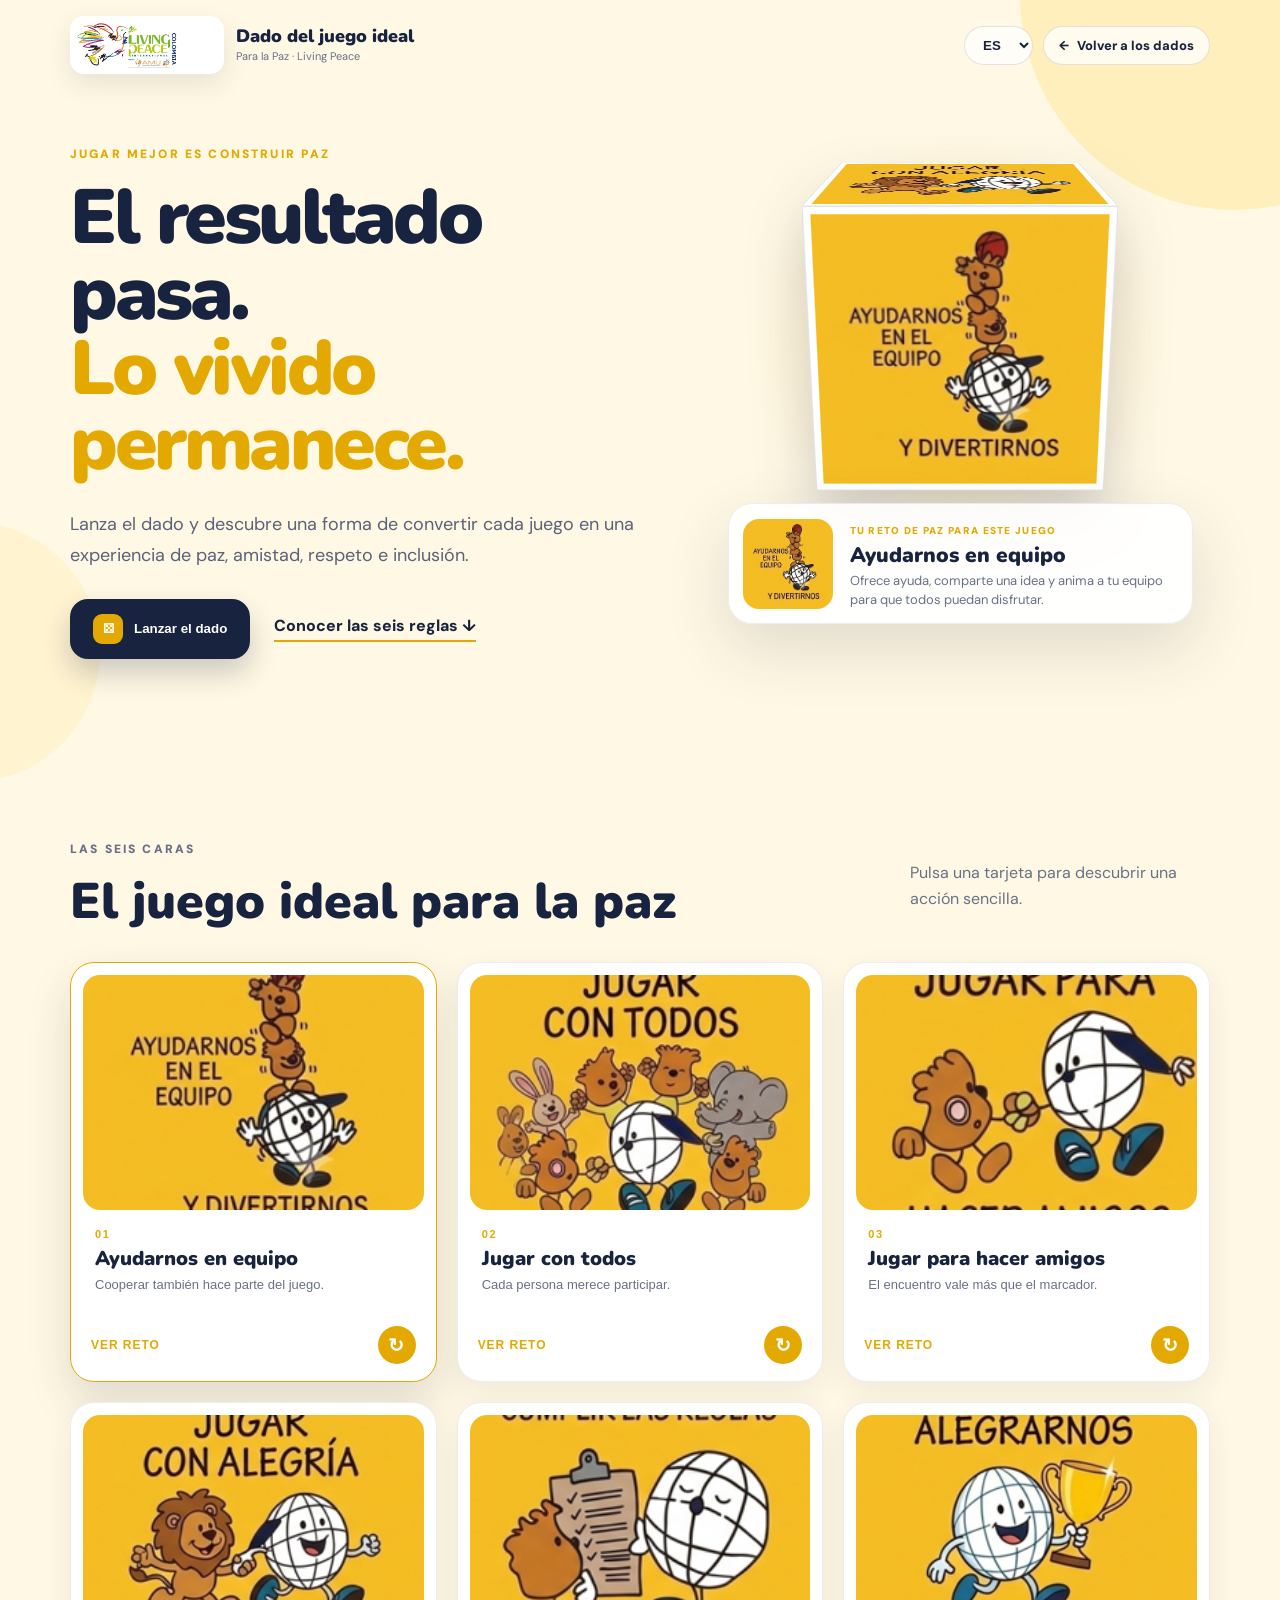
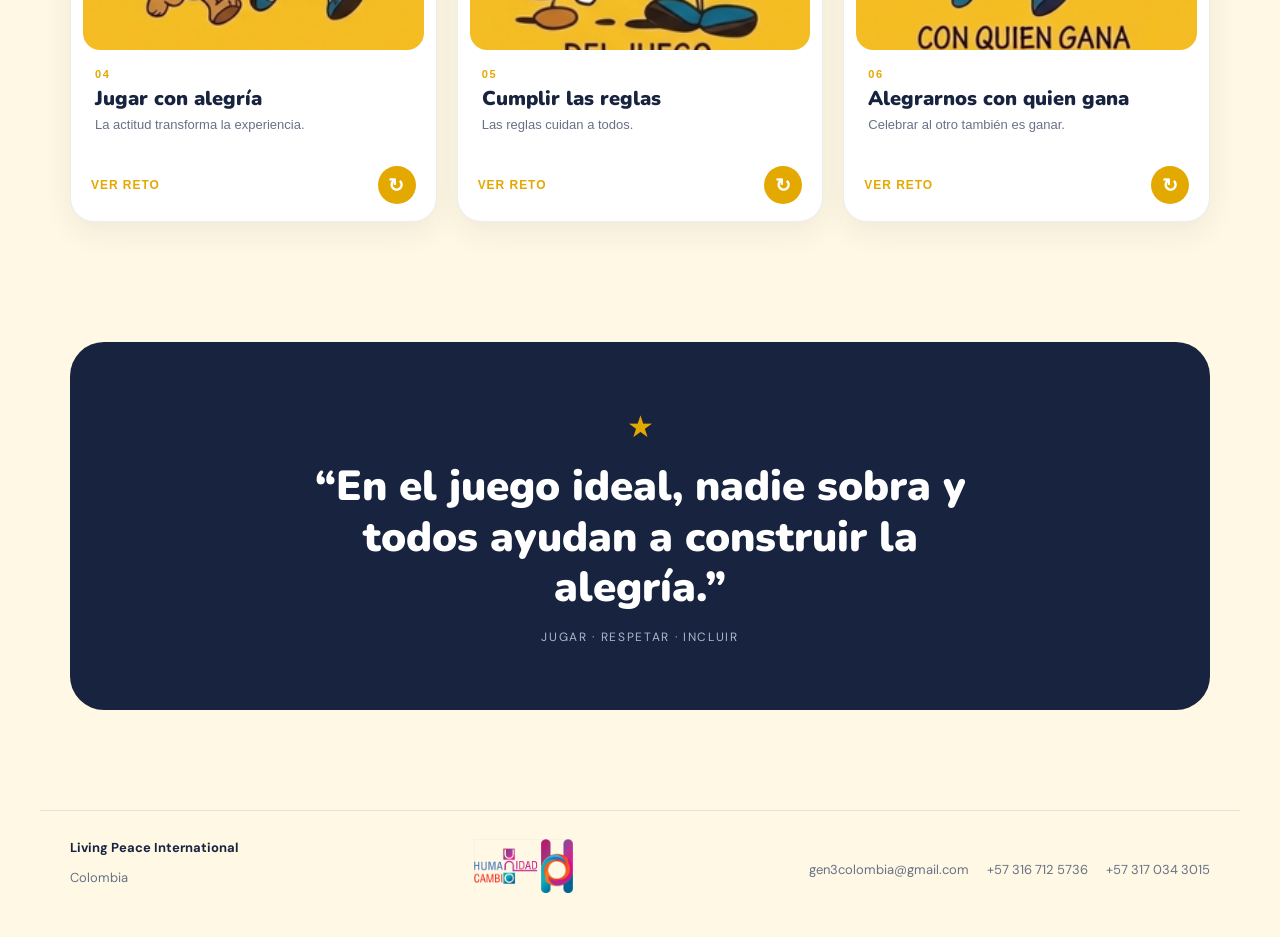
<file: dados/juego-ideal/index.html>
<!doctype html><html lang="es"><head><meta charset="utf-8"><meta name="viewport" content="width=device-width,initial-scale=1"><meta name="theme-color" content="#fff6d8"><title>Dado de la Paz para el juego ideal · Living Peace</title><link rel="icon" type="image/png" sizes="512x512" href="../../assets/favicon.png"><link rel="apple-touch-icon" href="../../assets/favicon.png"><link rel="preconnect" href="https://fonts.googleapis.com"><link rel="preconnect" href="https://fonts.gstatic.com" crossorigin><link href="https://fonts.googleapis.com/css2?family=DM+Sans:wght@400;500;600;700&family=Nunito:wght@700;800;900&display=swap" rel="stylesheet"><link rel="stylesheet" href="../../shared/dice.css"><style>:root{--cream:#fff8e4;--accent:#e3a900;--accent-soft:#ffe9a3}</style></head><body>
<div class="orb a"></div><div class="orb b"></div><header><a class="brand" href="../../index.html"><img class="brand-logo" src="../../assets/living-peace-logo.jpeg" alt="Living Peace International Colombia"><span><strong data-game-ui="brandTitle">Dado del juego ideal</strong><small data-game-ui="brandSub">Para la Paz · Living Peace</small></span></a><div class="header-actions"><label class="language-picker"><select id="language" aria-label="Idioma"><option value="es">ES</option><option value="en">EN</option><option value="pt">PT</option><option value="it">IT</option><option value="fr">FR</option></select></label><a class="back-link" href="../../index.html">← <span data-game-ui="back">Volver a los dados</span></a></div></header>
<main><section class="hero"><div><p class="eyebrow" data-game-ui="eyebrow">JUGAR MEJOR ES CONSTRUIR PAZ</p><h1><span data-game-ui="titleLead">El resultado pasa.</span><em data-game-ui="titleAccent">Lo vivido permanece.</em></h1><p class="intro" data-game-ui="intro">Lanza el dado y descubre una forma de convertir cada juego en una experiencia de paz, amistad, respeto e inclusión.</p><div class="actions"><button class="roll" id="rollButton"><i>⚄</i><span data-game-ui="roll">Lanzar el dado</span></button><a class="discover" href="#valores"><span data-game-ui="discover">Conocer las seis reglas</span> ↓</a></div></div><div class="experience"><div class="glow"></div><div class="scene"><div class="cube" id="cube"><div class="cube-face front"><img data-face="0" src="assets/equipo.png" alt=""></div><div class="cube-face back"><img data-face="4" src="assets/reglas.png" alt=""></div><div class="cube-face right"><img data-face="1" src="assets/jugar-con-todos.png" alt=""></div><div class="cube-face left"><img data-face="2" src="assets/hacer-amigos.png" alt=""></div><div class="cube-face top"><img data-face="3" src="assets/alegria.png" alt=""></div><div class="cube-face bottom"><img data-face="5" src="assets/alegrar-al-ganador.png" alt=""></div></div></div><article class="result" id="result" aria-live="polite"><img id="resultImage" src="assets/equipo.png" alt="Ayudarnos en equipo"><div><small data-game-ui="resultKicker">TU RETO DE PAZ PARA ESTE JUEGO</small><h2 id="resultTitle">Ayudarnos en equipo</h2><p id="resultText">Ofrece ayuda, comparte una idea y anima a tu equipo para que todos puedan disfrutar.</p></div></article></div></section>
<section class="values" id="valores"><div class="section-head"><div><p class="eyebrow" data-game-ui="sixFaces">LAS SEIS CARAS</p><h2 data-game-ui="valuesTitle">El juego ideal para la paz</h2></div><p data-game-ui="valuesIntro">Pulsa una tarjeta para descubrir una acción sencilla.</p></div><div class="grid" id="cardsGrid"></div></section><section class="closing"><span>★</span><blockquote data-game-ui="quote">“En el juego ideal, nadie sobra y todos ayudan a construir la alegría.”</blockquote><p data-game-ui="closingWords">Jugar · Respetar · Incluir</p></section></main>
<footer><div><strong>Living Peace International</strong><p>Colombia</p></div><img class="footer-logo" src="../../assets/humanidad-cambio-uno.png" alt="Humanidad Cambio UNO"><div><a href="mailto:gen3colombia@gmail.com">gen3colombia@gmail.com</a><a href="tel:+573167125736">+57 316 712 5736</a><a href="tel:+573170343015">+57 317 034 3015</a></div></footer>
<script>
const img=(name)=>({es:`assets/${name}.png`,en:`assets/en/${name}.png`,pt:`assets/pt/${name}.png`,it:`assets/it/${name}.png`,fr:`assets/fr/${name}.png`});
window.DICE_CONFIG={defaultLang:'es',ui:{
  es:{action:'TU RETO DE PAZ',flip:'Ver reto',back:'Volver'},
  en:{action:'YOUR PEACE CHALLENGE',flip:'See challenge',back:'Back'},
  pt:{action:'SEU DESAFIO DE PAZ',flip:'Ver desafio',back:'Voltar'},
  it:{action:'LA TUA SFIDA DI PACE',flip:'Vedi sfida',back:'Indietro'},
  fr:{action:'TON DÉFI DE PAIX',flip:'Voir le défi',back:'Retour'}
},faces:[
{image:img('equipo'),title:{es:'Ayudarnos en equipo',en:'Help each other as a team',pt:'Ajudar-nos em equipe',it:'Aiutarci in squadra',fr:'Nous aider en équipe'},short:{es:'Cooperar también hace parte del juego.',en:'Cooperation is part of the game too.',pt:'Cooperar também faz parte do jogo.',it:'Collaborare fa parte del gioco.',fr:'Coopérer fait aussi partie du jeu.'},message:{es:'Ofrece ayuda, comparte una idea y anima a tu equipo para que todos puedan disfrutar.',en:'Offer help, share an idea and encourage your team so everyone can enjoy the game.',pt:'Ofereça ajuda, compartilhe uma ideia e anime sua equipe para que todos possam se divertir.',it:'Offri aiuto, condividi un’idea e incoraggia la tua squadra perché tutti possano divertirsi.',fr:'Propose ton aide, partage une idée et encourage ton équipe pour que chacun puisse s’amuser.'}},
{image:img('jugar-con-todos'),title:{es:'Jugar con todos',en:'Play with everyone',pt:'Jogar com todos',it:'Giocare con tutti',fr:'Jouer avec tous'},short:{es:'Cada persona merece participar.',en:'Every person deserves to take part.',pt:'Toda pessoa merece participar.',it:'Ogni persona merita di partecipare.',fr:'Chaque personne mérite de participer.'},message:{es:'Invita a quien todavía no está jugando y busca una forma de que cada persona tenga un lugar.',en:'Invite someone who is not playing yet and find a way for everyone to have a place.',pt:'Convide quem ainda não está jogando e encontre uma forma de cada pessoa ter seu lugar.',it:'Invita chi non sta ancora giocando e trova un modo perché ognuno abbia un posto.',fr:'Invite quelqu’un qui ne joue pas encore et cherche une façon pour que chacun ait sa place.'}},
{image:img('hacer-amigos'),title:{es:'Jugar para hacer amigos',en:'Play to make friends',pt:'Jogar para fazer amigos',it:'Giocare per fare amici',fr:'Jouer pour se faire des amis'},short:{es:'El encuentro vale más que el marcador.',en:'Meeting others matters more than the score.',pt:'O encontro vale mais que o placar.',it:'L’incontro vale più del punteggio.',fr:'La rencontre vaut plus que le score.'},message:{es:'Acércate a alguien nuevo, aprende su nombre y haz que se sienta bienvenido durante el juego.',en:'Approach someone new, learn their name and make them feel welcome during the game.',pt:'Aproxime-se de alguém novo, aprenda seu nome e faça essa pessoa se sentir bem-vinda durante o jogo.',it:'Avvicinati a qualcuno di nuovo, impara il suo nome e fallo sentire benvenuto durante il gioco.',fr:'Approche-toi de quelqu’un de nouveau, apprends son prénom et fais-le se sentir bienvenu pendant le jeu.'}},
{image:img('alegria'),title:{es:'Jugar con alegría',en:'Play with joy',pt:'Jogar com alegria',it:'Giocare con gioia',fr:'Jouer avec joie'},short:{es:'La actitud transforma la experiencia.',en:'Your attitude transforms the experience.',pt:'A atitude transforma a experiência.',it:'L’atteggiamento trasforma l’esperienza.',fr:'L’attitude transforme l’expérience.'},message:{es:'Disfruta, anima y sonríe incluso cuando algo no sale como esperabas.',en:'Enjoy, encourage and smile even when something does not go as you expected.',pt:'Aproveite, incentive e sorria mesmo quando algo não sai como você esperava.',it:'Divertiti, incoraggia e sorridi anche quando qualcosa non va come speravi.',fr:'Profite, encourage et souris même quand quelque chose ne se passe pas comme prévu.'}},
{image:img('reglas'),title:{es:'Cumplir las reglas',en:'Follow the rules',pt:'Cumprir as regras',it:'Rispettare le regole',fr:'Respecter les règles'},short:{es:'Las reglas cuidan a todos.',en:'Rules help care for everyone.',pt:'As regras cuidam de todos.',it:'Le regole proteggono tutti.',fr:'Les règles prennent soin de tous.'},message:{es:'Juega con honestidad, acepta las decisiones y recuerda que el juego limpio genera confianza.',en:'Play honestly, accept decisions and remember that fair play builds trust.',pt:'Jogue com honestidade, aceite as decisões e lembre-se de que o jogo limpo gera confiança.',it:'Gioca con onestà, accetta le decisioni e ricorda che il gioco leale crea fiducia.',fr:'Joue avec honnêteté, accepte les décisions et rappelle-toi que le fair-play crée la confiance.'}},
{image:img('alegrar-al-ganador'),title:{es:'Alegrarnos con quien gana',en:'Rejoice with the winner',pt:'Alegrar-se com quem ganha',it:'Rallegrarci con chi vince',fr:'Se réjouir avec qui gagne'},short:{es:'Celebrar al otro también es ganar.',en:'Celebrating someone else is also a victory.',pt:'Celebrar o outro também é ganhar.',it:'Festeggiare l’altro è già vincere.',fr:'Célébrer l’autre, c’est aussi gagner.'},message:{es:'Felicita con sinceridad a quien ganó y reconoce algo bueno de su manera de jugar.',en:'Sincerely congratulate the winner and name something good about the way they played.',pt:'Parabenize sinceramente quem ganhou e reconheça algo bom na forma como jogou.',it:'Congratulati sinceramente con chi ha vinto e riconosci qualcosa di bello nel suo modo di giocare.',fr:'Félicite sincèrement la personne qui a gagné et reconnais quelque chose de beau dans sa façon de jouer.'}}
]};
const gameUi={
es:{brandTitle:'Dado del juego ideal',brandSub:'Para la Paz · Living Peace',back:'Volver a los dados',eyebrow:'JUGAR MEJOR ES CONSTRUIR PAZ',titleLead:'El resultado pasa.',titleAccent:'Lo vivido permanece.',intro:'Lanza el dado y descubre una forma de convertir cada juego en una experiencia de paz, amistad, respeto e inclusión.',roll:'Lanzar el dado',discover:'Conocer las seis reglas',resultKicker:'TU RETO DE PAZ PARA ESTE JUEGO',sixFaces:'LAS SEIS CARAS',valuesTitle:'El juego ideal para la paz',valuesIntro:'Pulsa una tarjeta para descubrir una acción sencilla.',quote:'“En el juego ideal, nadie sobra y todos ayudan a construir la alegría.”',closingWords:'Jugar · Respetar · Incluir'},
en:{brandTitle:'Ideal Game Dice',brandSub:'For Peace · Living Peace',back:'Back to the dice',eyebrow:'PLAYING BETTER BUILDS PEACE',titleLead:'The score passes.',titleAccent:'What we live remains.',intro:'Roll the dice and discover a way to turn every game into an experience of peace, friendship, respect and inclusion.',roll:'Roll the dice',discover:'Discover the six rules',resultKicker:'YOUR PEACE CHALLENGE FOR THIS GAME',sixFaces:'THE SIX SIDES',valuesTitle:'The ideal game for peace',valuesIntro:'Choose a card to discover a simple action.',quote:'“In the ideal game, no one is left out and everyone helps build joy.”',closingWords:'Play · Respect · Include'},
pt:{brandTitle:'Dado do jogo ideal',brandSub:'Para a Paz · Living Peace',back:'Voltar aos dados',eyebrow:'JOGAR MELHOR É CONSTRUIR PAZ',titleLead:'O resultado passa.',titleAccent:'O vivido permanece.',intro:'Lance o dado e descubra uma forma de transformar cada jogo em uma experiência de paz, amizade, respeito e inclusão.',roll:'Lançar o dado',discover:'Conhecer as seis regras',resultKicker:'SEU DESAFIO DE PAZ PARA ESTE JOGO',sixFaces:'AS SEIS FACES',valuesTitle:'O jogo ideal para a paz',valuesIntro:'Toque em uma carta para descobrir uma ação simples.',quote:'“No jogo ideal, ninguém sobra e todos ajudam a construir a alegria.”',closingWords:'Jogar · Respeitar · Incluir'},
it:{brandTitle:'Dado del gioco ideale',brandSub:'Per la Pace · Living Peace',back:'Torna ai dadi',eyebrow:'GIOCARE MEGLIO È COSTRUIRE PACE',titleLead:'Il risultato passa.',titleAccent:'Ciò che viviamo resta.',intro:'Lancia il dado e scopri un modo per trasformare ogni gioco in un’esperienza di pace, amicizia, rispetto e inclusione.',roll:'Lancia il dado',discover:'Scopri le sei regole',resultKicker:'LA TUA SFIDA DI PACE PER QUESTO GIOCO',sixFaces:'LE SEI FACCE',valuesTitle:'Il gioco ideale per la pace',valuesIntro:'Scegli una carta per scoprire un’azione semplice.',quote:'“Nel gioco ideale, nessuno è di troppo e tutti aiutano a costruire la gioia.”',closingWords:'Giocare · Rispettare · Includere'},
fr:{brandTitle:'Dé du jeu idéal',brandSub:'Pour la Paix · Living Peace',back:'Retour aux dés',eyebrow:'MIEUX JOUER, C’EST CONSTRUIRE LA PAIX',titleLead:'Le résultat passe.',titleAccent:'Ce qui est vécu demeure.',intro:'Lance le dé et découvre une manière de transformer chaque jeu en expérience de paix, d’amitié, de respect et d’inclusion.',roll:'Lancer le dé',discover:'Découvrir les six règles',resultKicker:'TON DÉFI DE PAIX POUR CE JEU',sixFaces:'LES SIX FACES',valuesTitle:'Le jeu idéal pour la paix',valuesIntro:'Choisis une carte pour découvrir une action simple.',quote:'« Dans le jeu idéal, personne n’est de trop et tous aident à construire la joie. »',closingWords:'Jouer · Respecter · Inclure'}
};
function updateGameUi(){const select=document.querySelector('#language');const lang=select&&gameUi[select.value]?select.value:'es';document.querySelectorAll('[data-game-ui]').forEach(el=>{const value=gameUi[lang][el.dataset.gameUi];if(value)el.textContent=value});document.title=lang==='es'?'Dado de la Paz para el juego ideal · Living Peace':lang==='en'?'Ideal Game Dice for Peace · Living Peace':lang==='pt'?'Dado da Paz para o jogo ideal · Living Peace':lang==='it'?'Dado della Pace per il gioco ideale · Living Peace':'Dé de la Paix pour le jeu idéal · Living Peace'}
document.addEventListener('DOMContentLoaded',()=>{const select=document.querySelector('#language');updateGameUi();if(select)select.addEventListener('change',updateGameUi)});
</script><script src="../../shared/dice.js"></script></body></html>
</file>
<file: selector.css>
:root{
  --ink:#182440;
  --muted:#687187;
  --cream:#fff8e7;
  --orange:#ff8b2c;
  --green:#319a73;
}
*{box-sizing:border-box}
body{margin:0;background:var(--cream);color:var(--ink);font-family:"DM Sans",sans-serif;min-width:320px}
.orb{position:fixed;border-radius:50%;pointer-events:none;z-index:-1}
.orb-one{width:460px;height:460px;right:-190px;top:-210px;background:#ffe39a}
.orb-two{width:300px;height:300px;left:-180px;bottom:12%;background:#dfeeda}
header,main,footer{max-width:1240px;margin:auto;padding-left:30px;padding-right:30px}
header{height:92px;display:flex;align-items:center;justify-content:space-between}
.brand{display:flex;align-items:center;gap:12px;color:var(--ink);text-decoration:none;font-family:Nunito,sans-serif;font-size:19px}
.brand-logo{width:156px;height:58px;object-fit:contain;object-position:left center;border-radius:14px;background:#fff;box-shadow:0 10px 26px rgba(24,36,64,.1);padding:5px}
.brand strong{display:none}
header small{color:var(--muted);font-weight:700}
.selector-actions{display:flex;align-items:center;gap:14px}
.selector-language select{border:1px solid rgba(24,36,64,.08);border-radius:999px;background:rgba(255,255,255,.86);color:var(--ink);padding:11px 14px;font-weight:900;cursor:pointer;box-shadow:0 10px 24px rgba(24,36,64,.06)}
.sr-only{position:absolute;width:1px;height:1px;padding:0;margin:-1px;overflow:hidden;clip:rect(0,0,0,0);white-space:nowrap;border:0}
.intro{text-align:center;padding:70px 0 48px}
.eyebrow{color:var(--orange);font-size:12px;font-weight:900;letter-spacing:.18em}
.intro h1{font:900 clamp(50px,7vw,86px)/.98 Nunito,sans-serif;letter-spacing:-.05em;margin:18px 0}
.intro h1 em{font-style:normal;color:var(--green)}
.intro>p{max-width:760px;margin:22px auto;color:var(--muted);font-size:18px;line-height:1.65}
.intro strong{color:var(--green);font-weight:900}
.peace-paths{list-style:none;display:grid;grid-template-columns:repeat(4,minmax(0,1fr));gap:10px;max-width:1080px;margin:24px auto 0;padding:0}
.peace-paths li{min-width:0;background:rgba(255,255,255,.78);border:1px solid rgba(24,36,64,.08);box-shadow:0 10px 28px rgba(24,36,64,.06);border-radius:999px;font-weight:800;color:var(--ink);transition:transform .2s,box-shadow .2s}
.peace-paths li:hover{transform:translateY(-2px);box-shadow:0 14px 32px rgba(24,36,64,.1)}
.peace-paths a{display:flex;align-items:center;justify-content:center;min-height:42px;padding:8px 13px;color:inherit;text-decoration:none;text-align:center;line-height:1.18}
.peace-closing{font-weight:900;color:var(--ink)!important}
.dice-grid{display:grid;grid-template-columns:repeat(3,1fr);gap:24px;padding:30px 0 110px}
.dice-card{display:block;color:var(--ink);text-decoration:none;background:rgba(255,255,255,.88);border:1px solid rgba(24,36,64,.09);border-radius:28px;padding:13px;box-shadow:0 14px 36px rgba(45,53,75,.08);transition:transform .25s,box-shadow .25s}
.dice-card:hover{transform:translateY(-9px);box-shadow:0 25px 55px rgba(45,53,75,.16)}
.image-wrap{height:275px;display:block;position:relative;overflow:hidden;border-radius:20px;background:#eee}
.image-wrap img{width:100%;height:100%;object-fit:cover;transition:opacity .38s ease,transform .55s ease;animation:preview-drift 7s ease-in-out infinite}
.image-wrap img.preview-switching{opacity:.16;transform:scale(1.08)}
.dice-card:hover img{transform:scale(1.04)}
.image-wrap i{position:absolute;right:12px;top:12px;background:rgba(255,255,255,.88);padding:7px 11px;border-radius:20px;font-size:11px;font-weight:800;font-style:normal}
.card-copy{display:block;padding:24px 16px 15px}
.card-copy small{color:var(--accent);font-weight:900;letter-spacing:.14em}
.card-copy strong{display:block;font:900 27px/1.1 Nunito,sans-serif;margin:8px 0}
.card-copy p{color:var(--muted);line-height:1.55;min-height:75px}
.card-copy b{display:flex;justify-content:space-between;align-items:center;color:var(--accent);font-size:13px;text-transform:uppercase;letter-spacing:.07em}
.card-copy b span{font-size:23px}
.peace{--accent:#e9902b}
.game{--accent:#e1a600}
.eco{--accent:#3d9869}
.family{--accent:#6d7a45}
.music{--accent:#7d4ea3}
.ethiopia{--accent:#9f6544}
.proximity{--accent:#b06b54}
.interfaith{--accent:#c58b2e}
.new-dice{--accent:#2e9ed8}
footer{border-top:1px solid rgba(24,36,64,.1);padding-top:30px;padding-bottom:38px;display:flex;justify-content:space-between;gap:30px;font-size:13px;color:var(--muted)}
footer strong{color:var(--ink)}
footer p{margin:5px 0}
footer div:last-child{display:flex;gap:20px;flex-wrap:wrap;align-items:center}
footer a{color:var(--muted);text-decoration:none}
.footer-logo{width:118px;max-height:54px;object-fit:contain;display:block;flex:0 0 auto}

@keyframes preview-drift{
  0%,100%{transform:scale(1.01) translate3d(0,0,0)}
  50%{transform:scale(1.07) translate3d(0,-1.5%,0)}
}

@media(max-width:900px){
  .peace-paths{grid-template-columns:repeat(3,minmax(0,1fr));max-width:760px}
  .dice-grid{grid-template-columns:1fr;max-width:600px;margin:auto}
  .image-wrap{height:330px}
  .card-copy p{min-height:0}
}

@media(max-width:600px){
  header,main,footer{padding-left:18px;padding-right:18px}
  .brand-logo{width:118px;height:46px}
  header small{display:none}
  .selector-actions{gap:0}
  .selector-language select{padding:9px 12px}
  .intro{padding-top:40px}
  .intro h1{font-size:48px}
  .peace-paths{grid-template-columns:repeat(2,minmax(0,1fr));gap:8px;margin-top:20px}
  .peace-paths a{min-height:44px;padding:8px 9px;font-size:13px}
  .image-wrap{height:260px}
  footer{flex-direction:column}
  footer div:last-child{align-items:flex-start;flex-direction:column;gap:8px}
  .footer-logo{width:100px;max-height:46px}
}

@media(prefers-reduced-motion:reduce){
  .image-wrap img{animation:none;transition:none}
  .dice-card,.peace-paths li{transition:none}
}
</file>
<file: shared/dice.css>
﻿:root{--ink:#17233f;--muted:#687187;--cream:#fff9e9;--accent:#e1a600;--accent-soft:#ffe692;--shadow:0 24px 65px rgba(32,42,67,.14)}*{box-sizing:border-box}html{scroll-behavior:smooth}body{margin:0;min-width:320px;background:var(--cream);color:var(--ink);font-family:"DM Sans",sans-serif;overflow-x:hidden}.orb{position:fixed;z-index:-1;border-radius:50%;pointer-events:none}.orb.a{width:430px;height:430px;right:-170px;top:-220px;background:var(--accent-soft);opacity:.6}.orb.b{width:260px;height:260px;left:-160px;top:58%;background:var(--accent-soft);opacity:.3}header,main,footer{max-width:1200px;margin:auto;padding-left:30px;padding-right:30px}header{height:90px;display:flex;align-items:center;justify-content:space-between}.brand{display:flex;align-items:center;gap:12px;color:var(--ink);text-decoration:none}.brand-logo{width:154px;height:58px;object-fit:contain;object-position:left center;border-radius:14px;background:#fff;box-shadow:0 10px 26px rgba(23,35,63,.1);padding:5px}.brand-mark{display:grid;place-items:center;width:42px;height:42px;border-radius:14px;background:var(--accent);color:#fff}.brand strong,.brand small{display:block}.brand strong{font:900 18px/1 Nunito,sans-serif}.brand small{color:var(--muted);font-size:11px;margin-top:4px}.header-actions{display:flex;align-items:center;gap:10px;flex-wrap:wrap;justify-content:flex-end}.language-picker select{border:1px solid rgba(23,35,63,.12);border-radius:999px;background:rgba(255,255,255,.75);color:var(--ink);padding:10px 14px;font-weight:800;cursor:pointer}.back-link{display:flex;align-items:center;gap:8px;padding:10px 15px;border:1px solid rgba(23,35,63,.12);border-radius:999px;color:var(--ink);text-decoration:none;background:rgba(255,255,255,.75);font-size:13px;font-weight:800}.hero{min-height:660px;padding:55px 0 90px;display:grid;grid-template-columns:1fr 500px;align-items:center;gap:70px}.eyebrow{margin:0 0 18px;color:var(--accent);font-size:12px;font-weight:900;letter-spacing:.18em}.hero h1{font:900 clamp(52px,6vw,78px)/.98 Nunito,sans-serif;letter-spacing:-.045em;margin:0}.hero h1 em{display:block;font-style:normal;color:var(--accent)}.intro{max-width:590px;color:#596278;font-size:18px;line-height:1.7;margin:28px 0}.actions{display:flex;align-items:center;gap:24px;flex-wrap:wrap}.roll{border:0;border-radius:18px;background:var(--ink);color:#fff;padding:15px 23px;display:flex;align-items:center;gap:11px;font-weight:900;cursor:pointer;box-shadow:0 14px 28px rgba(23,35,63,.22);transition:transform .2s}.roll:hover{transform:translateY(-3px)}.roll:disabled{opacity:.65}.roll i{display:grid;place-items:center;width:30px;height:30px;border-radius:9px;background:var(--accent);font-style:normal}.discover{color:var(--ink);font-weight:800;text-decoration:none;border-bottom:2px solid var(--accent);padding-bottom:4px}.experience{position:relative;display:grid;justify-items:center}.glow{position:absolute;width:430px;height:430px;border-radius:50%;background:radial-gradient(circle,var(--accent-soft),transparent 68%);top:-55px;opacity:.65}.scene{width:260px;height:260px;perspective:900px;-webkit-perspective:900px;margin-bottom:62px;filter:drop-shadow(0 30px 28px rgba(27,37,63,.2))}.cube{width:260px;height:260px;position:relative;transform-style:preserve-3d;-webkit-transform-style:preserve-3d;transform:rotateX(-17deg) rotateY(28deg);transition:transform 1.2s cubic-bezier(.2,.75,.25,1);will-change:transform}.cube-face{position:absolute;width:260px;height:260px;padding:6px;background:#fff;border:1px solid rgba(23,35,63,.13);overflow:hidden;backface-visibility:hidden;-webkit-backface-visibility:hidden}.cube-face img{width:100%;height:100%;display:block;object-fit:cover}.front{transform:rotateY(0) translateZ(130px)}.back{transform:rotateY(180deg) translateZ(130px)}.right{transform:rotateY(90deg) translateZ(130px)}.left{transform:rotateY(-90deg) translateZ(130px)}.top{transform:rotateX(90deg) translateZ(130px)}.bottom{transform:rotateX(-90deg) translateZ(130px)}.result{position:relative;z-index:2;width:min(100%,465px);display:grid;grid-template-columns:90px 1fr;gap:17px;align-items:center;padding:14px;background:rgba(255,255,255,.9);border:1px solid rgba(23,35,63,.08);border-radius:24px;box-shadow:var(--shadow);transition:opacity .2s}.result.changing{opacity:.45}.result img{width:90px;height:90px;object-fit:cover;border-radius:16px}.result small{color:var(--accent);font-size:10px;font-weight:900;letter-spacing:.13em}.result h2{font:900 21px/1.1 Nunito,sans-serif;margin:5px 0}.result p{color:var(--muted);font-size:13px;line-height:1.45;margin:0}.values{padding:90px 0 100px}.section-head{display:flex;justify-content:space-between;align-items:end;gap:30px;margin-bottom:35px}.section-head h2{font:900 clamp(34px,4vw,50px)/1 Nunito,sans-serif;margin:0}.section-head p{max-width:300px;color:var(--muted);line-height:1.6}.grid{display:grid;grid-template-columns:repeat(3,1fr);gap:20px}.card{height:420px;border:0;padding:0;background:transparent;color:var(--ink);text-align:left;perspective:1000px;cursor:pointer}.card-inner{position:relative;display:block;width:100%;height:100%}.card-face{position:absolute;inset:0;display:flex;flex-direction:column;padding:12px;background:#fff;border:1px solid rgba(23,35,63,.08);border-radius:24px;overflow:hidden;box-shadow:0 10px 30px rgba(35,45,70,.07);opacity:1;visibility:visible;transform:rotateY(0);transition:transform .65s cubic-bezier(.2,.75,.25,1),opacity .18s,visibility .18s,box-shadow .2s}.card:hover .card-face,.card.active .card-face{box-shadow:0 20px 44px rgba(35,45,70,.14);border-color:var(--accent)}.card-back{transform:rotateY(180deg);opacity:0;visibility:hidden;padding:28px;justify-content:space-between;background:linear-gradient(145deg,#fff,var(--accent-soft))}.card.flipped .card-front{transform:rotateY(-180deg);opacity:0;visibility:hidden}.card.flipped .card-back{transform:rotateY(0);opacity:1;visibility:visible}.card-image{height:235px;border-radius:17px;overflow:hidden;flex:0 0 auto}.card-image img{width:100%;height:100%;object-fit:cover;transition:transform .35s}.card:hover .card-image img{transform:scale(1.03)}.card-copy{padding:16px 12px 7px}.number{color:var(--accent);font-size:11px;font-weight:900;letter-spacing:.15em}.card h3{font:900 20px/1.15 Nunito,sans-serif;margin:6px 0}.card-copy p{margin:0;color:var(--muted);font-size:13px;line-height:1.45}.card-back h3{font-size:28px}.card-back p{color:#4e586e;font-size:16px;line-height:1.65}.flip{display:flex;align-items:center;justify-content:space-between;margin-top:auto;padding:0 8px 5px;color:var(--accent);font-size:12px;font-weight:900;text-transform:uppercase;letter-spacing:.08em}.flip b{display:grid;place-items:center;width:38px;height:38px;border-radius:50%;background:var(--accent);color:#fff;font-size:19px}.closing{margin:20px 0 100px;padding:65px 25px;text-align:center;border-radius:34px;background:var(--ink);color:#fff}.closing span{color:var(--accent);font-size:30px}.closing blockquote{max-width:700px;margin:16px auto;font:900 clamp(28px,4vw,42px)/1.2 Nunito,sans-serif}.closing p{margin:0;color:#aeb6c9;font-size:12px;text-transform:uppercase;letter-spacing:.14em}footer{padding-top:28px;padding-bottom:38px;border-top:1px solid rgba(23,35,63,.1);display:flex;justify-content:space-between;gap:25px;color:var(--muted);font-size:13px}footer strong{color:var(--ink)}footer div:last-child{display:flex;align-items:center;gap:18px;flex-wrap:wrap}footer a{color:var(--muted);text-decoration:none}.footer-logo{width:118px;max-height:54px;object-fit:contain;display:block;flex:0 0 auto}@media(max-width:930px){.hero{grid-template-columns:1fr;text-align:center}.intro{margin-left:auto;margin-right:auto}.actions{justify-content:center}.experience{margin-top:30px}.grid{grid-template-columns:repeat(2,1fr)}}@media(max-width:620px){header,main,footer{padding-left:18px;padding-right:18px}.back-link span{display:none}.language-picker select{max-width:112px;padding:9px 10px}.brand-logo{width:116px;height:45px}.brand small{display:none}.hero{padding-top:35px}.hero h1{font-size:45px}.scene,.cube,.cube-face{width:220px;height:220px}.front{transform:rotateY(0) translateZ(110px)}.back{transform:rotateY(180deg) translateZ(110px)}.right{transform:rotateY(90deg) translateZ(110px)}.left{transform:rotateY(-90deg) translateZ(110px)}.top{transform:rotateX(90deg) translateZ(110px)}.bottom{transform:rotateX(-90deg) translateZ(110px)}.grid{grid-template-columns:1fr}.section-head{align-items:start;flex-direction:column}.card{height:420px}footer{flex-direction:column}footer div:last-child{align-items:flex-start;flex-direction:column;gap:8px}.footer-logo{width:100px;max-height:46px}}



.scene{cursor:grab;touch-action:none;user-select:none}
.scene.dragging{cursor:grabbing}
.cube-face img{-webkit-user-drag:none;user-select:none;pointer-events:none}
</file>
